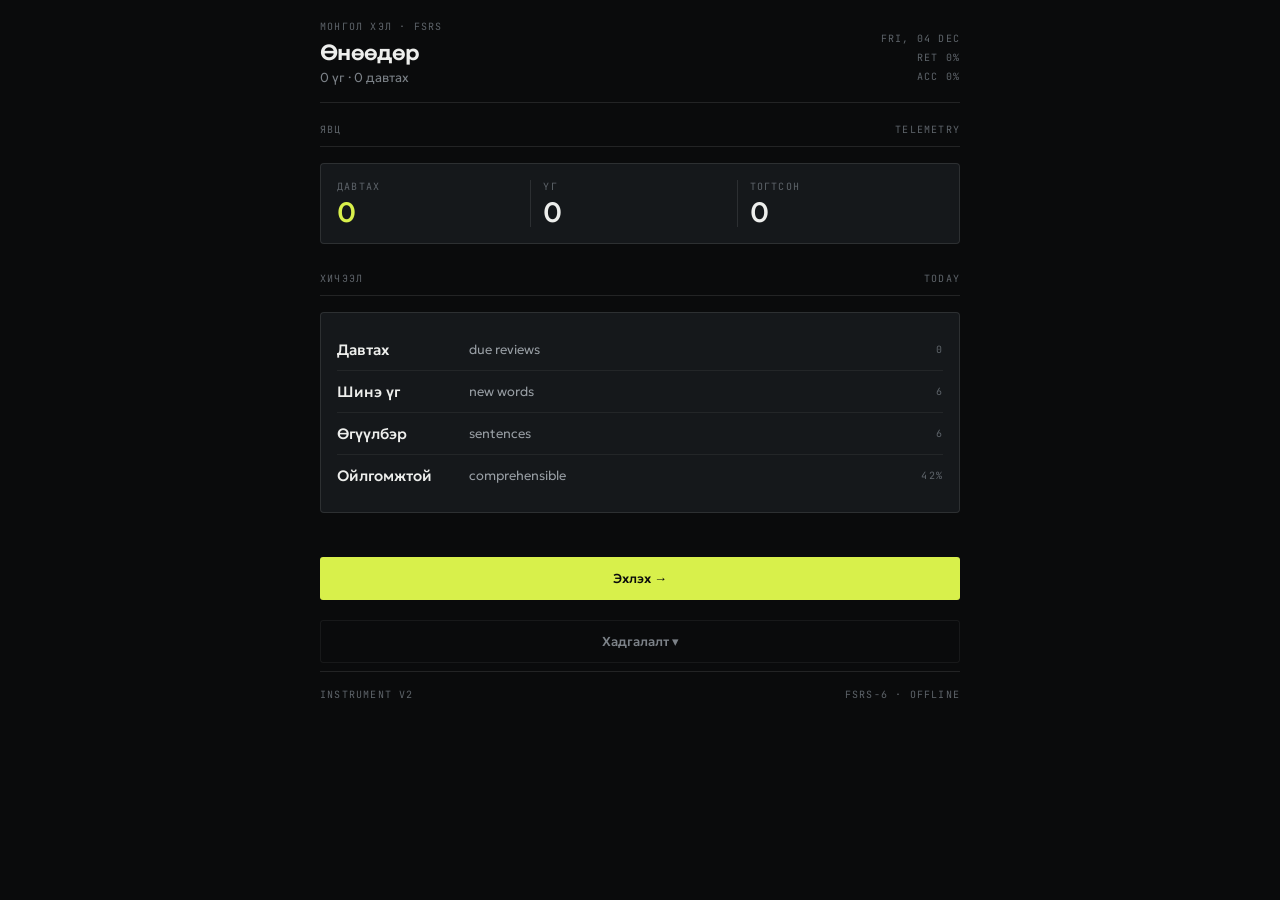
<file: index.html>
<!DOCTYPE html>
<html lang="mn">
<head>
<meta charset="utf-8">
<meta name="viewport" content="width=device-width,initial-scale=1,viewport-fit=cover">
<meta name="apple-mobile-web-app-capable" content="yes">
<meta name="apple-mobile-web-app-status-bar-style" content="black-translucent">
<meta name="apple-mobile-web-app-title" content="Монгол">
<meta name="theme-color" content="#0A0B0C">
<title>Монгол хэл</title>
<link rel="manifest" href="./manifest.webmanifest">
<link rel="apple-touch-icon" href="./icons/icon-192.png">
<link rel="stylesheet" href="./styles.css">
</head>
<body>
<div class="wrap" id="app"></div>
<script type="module" src="./app.js"></script>
</body>
</html>
</file>
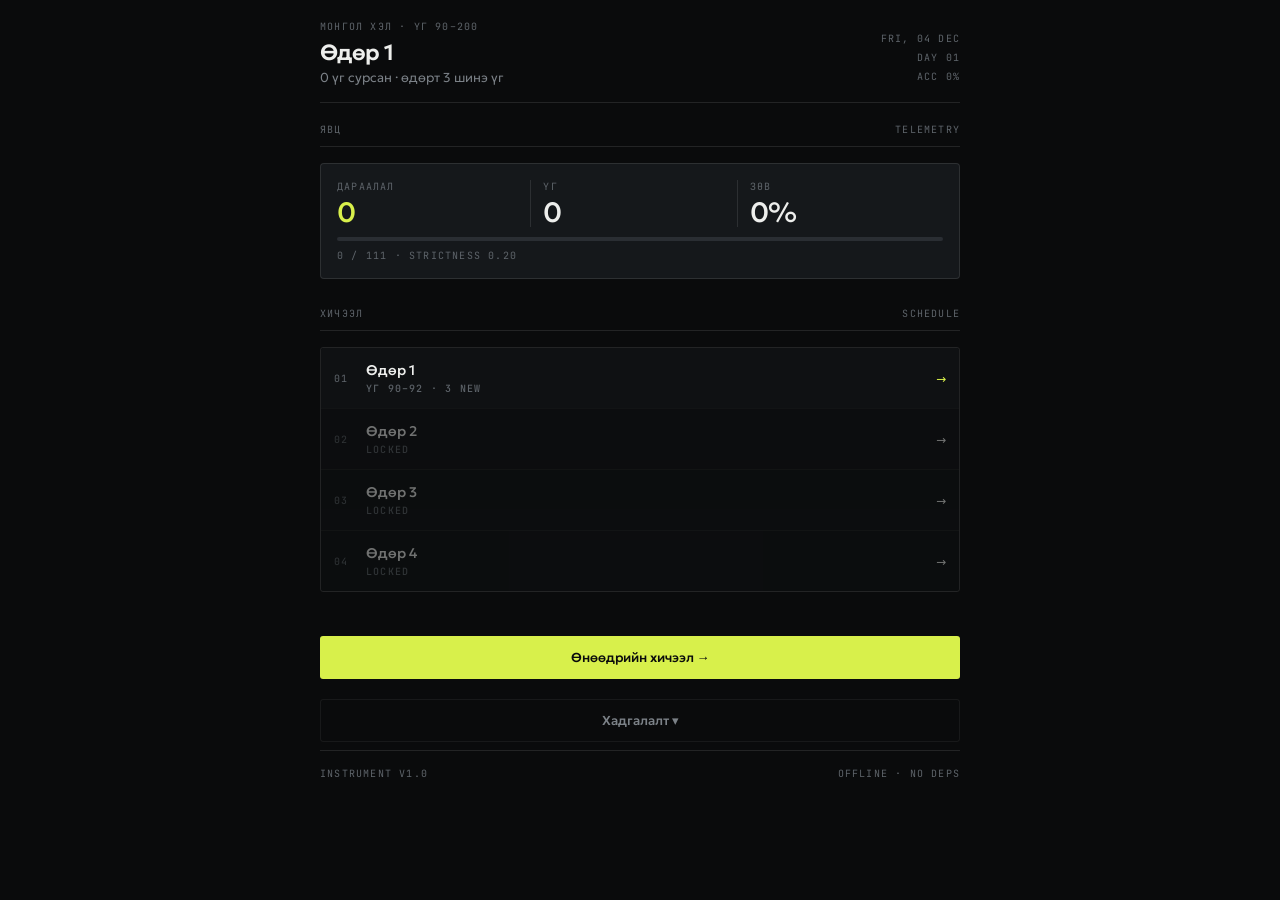
<file: mongolian-instrument-singlefile.html>
<!DOCTYPE html>
<html lang="mn">
<head>
<meta charset="utf-8">
<meta name="viewport" content="width=device-width,initial-scale=1,viewport-fit=cover">
<meta name="apple-mobile-web-app-capable" content="yes">
<meta name="apple-mobile-web-app-status-bar-style" content="black-translucent">
<meta name="theme-color" content="#0A0B0C">
<title>Монгол хэл — Instrument</title>
<style>
@font-face{font-family:'Geologica';font-style:normal;font-weight:300 700;font-display:swap;src:url([data-uri]) format('woff2');unicode-range:U+0460-052F, U+1C80-1C8A, U+20B4, U+2DE0-2DFF, U+A640-A69F, U+FE2E-FE2F}
@font-face{font-family:'Geologica';font-style:normal;font-weight:300 700;font-display:swap;src:url([data-uri]) format('woff2');unicode-range:U+0301, U+0400-045F, U+0490-0491, U+04B0-04B1, U+2116}
@font-face{font-family:'Geologica';font-style:normal;font-weight:300 700;font-display:swap;src:url([data-uri]) format('woff2');unicode-range:U+0100-02BA, U+02BD-02C5, U+02C7-02CC, U+02CE-02D7, U+02DD-02FF, U+0304, U+0308, U+0329, U+1D00-1DBF, U+1E00-1E9F, U+1EF2-1EFF, U+2020, U+20A0-20AB, U+20AD-20C0, U+2113, U+2C60-2C7F, U+A720-A7FF}
@font-face{font-family:'Geologica';font-style:normal;font-weight:300 700;font-display:swap;src:url([data-uri]) format('woff2');unicode-range:U+0000-00FF, U+0131, U+0152-0153, U+02BB-02BC, U+02C6, U+02DA, U+02DC, U+0304, U+0308, U+0329, U+2000-206F, U+20AC, U+2122, U+2191, U+2193, U+2212, U+2215, U+FEFF, U+FFFD}
@font-face{font-family:'JetBrains Mono';font-style:normal;font-weight:400 700;font-display:swap;src:url([data-uri]) format('woff2');unicode-range:U+0460-052F, U+1C80-1C8A, U+20B4, U+2DE0-2DFF, U+A640-A69F, U+FE2E-FE2F}
@font-face{font-family:'JetBrains Mono';font-style:normal;font-weight:400 700;font-display:swap;src:url([data-uri]) format('woff2');unicode-range:U+0301, U+0400-045F, U+0490-0491, U+04B0-04B1, U+2116}
@font-face{font-family:'JetBrains Mono';font-style:normal;font-weight:400 700;font-display:swap;src:url([data-uri]) format('woff2');unicode-range:U+0100-02BA, U+02BD-02C5, U+02C7-02CC, U+02CE-02D7, U+02DD-02FF, U+0304, U+0308, U+0329, U+1D00-1DBF, U+1E00-1E9F, U+1EF2-1EFF, U+2020, U+20A0-20AB, U+20AD-20C0, U+2113, U+2C60-2C7F, U+A720-A7FF}
@font-face{font-family:'JetBrains Mono';font-style:normal;font-weight:400 700;font-display:swap;src:url([data-uri]) format('woff2');unicode-range:U+0000-00FF, U+0131, U+0152-0153, U+02BB-02BC, U+02C6, U+02DA, U+02DC, U+0304, U+0308, U+0329, U+2000-206F, U+20AC, U+2122, U+2191, U+2193, U+2212, U+2215, U+FEFF, U+FFFD}
:root{
--chassis:#0A0B0C; --panel:#15181B; --panel2:#0F1113; --track:#2A2E33;
--muted:#7C8288; --muted2:#5E646A; --dim:#3A3F45;
--ink:#EDEEEC; --ink2:#9AA0A6; --signal:#D8F04B; --alert:#FF6B4A;
--hair:rgba(255,255,255,.10); --hair2:rgba(255,255,255,.06); --hair3:rgba(255,255,255,.14);
--ease:cubic-bezier(.2,0,0,1);
color-scheme:dark;
}
*{margin:0;padding:0;box-sizing:border-box;-webkit-tap-highlight-color:transparent}
html,body{background:var(--chassis)}
body{
font-family:'Geologica',system-ui,-apple-system,sans-serif;
color:var(--ink);font-weight:300;
min-height:100vh;-webkit-font-smoothing:antialiased;
padding:env(safe-area-inset-top) 0 env(safe-area-inset-bottom);
}
.mono{font-family:'JetBrains Mono',ui-monospace,monospace;font-size:10px;letter-spacing:.12em;text-transform:uppercase;color:var(--muted2)}
.mono.n{text-transform:none;letter-spacing:.06em}
.wrap{max-width:680px;margin:0 auto;padding:20px 20px 64px}

/* ---- header ---- */
.top{display:flex;justify-content:space-between;align-items:flex-end;gap:12px;
border-bottom:1px solid var(--hair);padding-bottom:16px;margin-bottom:20px}
.top h1{font-size:22px;font-weight:600;letter-spacing:-.03em;line-height:1.05;margin-top:8px}
.top .sub{font-size:13px;color:var(--muted);margin-top:5px;font-weight:300}
.top .right{text-align:right;line-height:1.9;white-space:nowrap}

/* ---- section header ---- */
.h{display:flex;justify-content:space-between;gap:12px;
padding-bottom:10px;border-bottom:1px solid var(--hair);margin-bottom:16px}
.sec{padding-bottom:28px}

/* ---- panels ---- */
.card{background:var(--panel);border:1px solid var(--hair);border-radius:4px;padding:16px}
.card+.card{margin-top:12px}

/* ---- phase rail ---- */
.rail{display:flex;gap:4px}
.rail i{flex:1;height:4px;border-radius:2px;background:var(--track);transition:background 160ms var(--ease)}
.rail i.done{background:var(--muted2)}
.rail i.now{background:var(--signal)}
.raillabels{display:flex;gap:4px;margin-top:8px}
.raillabels span{flex:1;text-align:center;font-family:'JetBrains Mono',monospace;font-size:9px;
letter-spacing:.06em;text-transform:uppercase;color:var(--muted2)}
.raillabels span.now{color:var(--signal)}

/* ---- stat triplet ---- */
.stats{display:flex}
.stats>div{flex:1;padding-left:12px;border-right:1px solid var(--hair)}
.stats>div:first-child{padding-left:0}
.stats>div:last-child{border-right:0}
.stats .v{font-size:28px;font-weight:500;line-height:1;margin-top:6px;letter-spacing:-.02em}
.stats>div:first-child .v{color:var(--signal)}

/* ---- list rows ---- */
.rows{border:1px solid var(--hair);border-radius:3px;overflow:hidden}
.row{display:flex;align-items:center;gap:12px;padding:13px;background:var(--panel2);
border-top:1px solid var(--hair2);width:100%;text-align:left;border-left:0;border-right:0;border-bottom:0;
font-family:inherit;color:inherit;cursor:pointer;transition:background 160ms var(--ease)}
.row:first-child{border-top:0}
.row .n{width:20px;flex:none}
.row .t{flex:1;font-size:14px;font-weight:500}
.row .s{margin-top:3px}
.row .go{color:var(--signal);font-size:12px}
.row.locked{opacity:.45;cursor:default}
.row.locked .go{color:var(--ink)}
.row.done .go{color:var(--muted2)}
.row:not(.locked):hover{background:#171A1D}

/* ---- word reveal ---- */
.wordrow{display:flex;align-items:baseline;gap:14px;padding:14px 0;border-bottom:1px solid var(--hair2)}
.wordrow:last-child{border-bottom:0}
.wordrow .n{flex:none;width:22px}
.wordrow .mn{font-size:27px;font-weight:500;letter-spacing:-.02em;flex:1;line-height:1.2}
.wordrow .en{font-size:13px;color:var(--ink2);text-align:right;font-weight:300}

/* ---- prompt ---- */
.qhead{display:flex;justify-content:space-between;align-items:center;margin-bottom:14px}
.tag{font-family:'JetBrains Mono',monospace;font-size:10px;letter-spacing:.12em;text-transform:uppercase;
color:var(--chassis);background:var(--signal);padding:3px 8px;border-radius:3px}
.tag.alt{background:transparent;color:var(--muted2);border:1px solid var(--hair)}
.prompt{font-size:46px;font-weight:500;letter-spacing:-.03em;line-height:1.1}
.prompt.sm{font-size:27px;letter-spacing:-.02em;line-height:1.3}
.prompt.en{font-size:27px;letter-spacing:-.02em;line-height:1.3}
.subnote{font-size:13px;color:var(--ink2);margin-top:10px;font-weight:300}

/* ---- controls ---- */
input.text,textarea.text{width:100%;font-family:'Geologica',system-ui,sans-serif;font-size:20px;font-weight:400;
padding:12px 13px;border:1px solid var(--hair3);border-radius:3px;background:var(--panel2);color:var(--ink);
margin-top:16px;outline:none;transition:border-color 160ms var(--ease)}
input.text:focus,textarea.text:focus{border-color:var(--signal)}
.choices{display:grid;gap:8px;margin-top:16px}
.choice{display:flex;align-items:center;gap:11px;text-align:left;font-family:'Geologica',sans-serif;
font-size:15px;font-weight:500;padding:12px 14px;border:1px solid var(--hair);border-radius:3px;
background:var(--panel2);color:var(--ink);cursor:pointer;transition:border-color 160ms var(--ease),background 160ms var(--ease)}
.choice:hover:not(:disabled){border-color:var(--hair3)}
.choice .k{font-family:'JetBrains Mono',monospace;font-size:10px;color:var(--muted2);
border:1px solid var(--hair);border-radius:3px;padding:2px 6px;flex:none}
.choice.right{background:var(--signal);color:var(--chassis);border-color:var(--signal)}
.choice.right .k{color:var(--chassis);border-color:rgba(0,0,0,.25)}
.choice.wrong{border-color:var(--alert);color:var(--alert)}
.choice:disabled{cursor:default}
.btns{display:flex;flex-direction:column;gap:8px;margin-top:16px}
.btn{padding:12px;text-align:center;border-radius:3px;font-family:'Geologica',sans-serif;font-size:13px;
font-weight:500;cursor:pointer;border:1px solid transparent;transition:opacity 160ms var(--ease)}
.btn.primary{background:var(--signal);color:var(--chassis)}
.btn.secondary{background:transparent;border-color:var(--hair3);color:var(--ink)}
.btn.ghost{background:transparent;border-color:var(--hair2);color:var(--muted)}
.btn:disabled{border-color:var(--hair2);color:var(--dim);background:transparent;cursor:default}
.btn:not(:disabled):active{opacity:.75}
.inline{display:flex;gap:8px}
.inline .btn{flex:1}

/* ---- feedback ---- */
.fb{margin-top:16px;border-top:1px solid var(--hair);padding-top:14px}
.fb .verdict{font-family:'JetBrains Mono',monospace;font-size:10px;letter-spacing:.12em;text-transform:uppercase}
.fb .verdict.ok{color:var(--signal)}
.fb .verdict.no{color:var(--alert)}
.fb .ans{font-size:20px;font-weight:500;margin-top:8px;letter-spacing:-.01em}
.fb .yours{font-size:13px;color:var(--muted);margin-top:6px;font-weight:300}
.diff span{transition:none}
.diff .hit{color:var(--ink)}
.diff .miss{color:var(--alert)}
.notechip{display:inline-block;margin-top:10px;border:1px solid var(--hair);border-radius:3px;padding:4px 8px}

/* ---- summary ---- */
.wline{display:flex;align-items:center;gap:12px;padding:11px 0;border-bottom:1px solid var(--hair2)}
.wline:last-child{border-bottom:0}
.wline .mn{font-size:15px;font-weight:500;min-width:120px}
.wline .en{flex:1;font-size:13px;color:var(--ink2);font-weight:300}
.dots{font-family:'JetBrains Mono',monospace;font-size:11px;letter-spacing:1px;flex:none}
.bar{height:4px;background:var(--track);border-radius:2px;overflow:hidden;margin-top:10px}
.bar i{display:block;height:100%;background:var(--signal);transition:width 180ms var(--ease)}

/* ---- tools ---- */
textarea.code{width:100%;font-family:'JetBrains Mono',monospace;font-size:10px;line-height:1.6;
margin-top:12px;padding:10px;border:1px solid var(--hair);border-radius:3px;background:var(--panel2);
color:var(--muted);resize:vertical;min-height:72px;letter-spacing:0;text-transform:none}
.hintline{font-size:13px;color:var(--ink2);margin-top:10px;line-height:1.7;font-weight:300}
.foot{border-top:1px solid var(--hair);padding-top:16px;margin-top:8px;display:flex;justify-content:space-between}
@media(max-width:420px){
.prompt{font-size:36px}
.prompt.sm,.prompt.en{font-size:23px}
.wordrow .mn{font-size:23px}
}
</style>
</head>
<body>
<div class="wrap" id="app"></div>
<script>
const WORDS=[
{id:90,mn:"хаалга",en:"door"},{id:91,mn:"шал",en:"floor"},{id:92,mn:"хана",en:"wall"},
{id:93,mn:"тааз",en:"ceiling"},{id:94,mn:"шат",en:"stairs"},{id:95,mn:"хашаа",en:"yard/fence"},
{id:96,mn:"ширээ",en:"table"},{id:97,mn:"сандал",en:"chair"},{id:98,mn:"орон",en:"bed"},
{id:99,mn:"буйдан",en:"sofa/couch"},{id:100,mn:"шүүгээ",en:"cabinet/closet"},{id:101,mn:"толь",en:"mirror"},
{id:102,mn:"дэр",en:"pillow"},{id:103,mn:"хөнжил",en:"blanket"},{id:104,mn:"хивс",en:"carpet/rug"},
{id:105,mn:"зураг",en:"picture/painting"},{id:106,mn:"чийдэн",en:"lamp/light"},{id:107,mn:"зуух",en:"stove/oven"},
{id:108,mn:"хөргөгч",en:"refrigerator"},{id:109,mn:"угаалгын машин",en:"washing machine"},{id:110,mn:"тоос сорогч",en:"vacuum cleaner"},
{id:111,mn:"түлхүүр",en:"key"},{id:112,mn:"цахилгаан",en:"electricity/power"},{id:113,mn:"дулаан",en:"warm"},
{id:114,mn:"гэрэл",en:"light"},{id:115,mn:"зүйл",en:"thing/item"},{id:116,mn:"хайрцаг",en:"box"},
{id:117,mn:"уут",en:"bag"},{id:118,mn:"цоож",en:"lock"},{id:119,mn:"хонх",en:"bell/doorbell"},
{id:120,mn:"тагт",en:"balcony"},{id:121,mn:"цэвэрлэх",en:"to clean"},{id:122,mn:"угаах",en:"to wash"},
{id:123,mn:"аяга угаах",en:"to do the dishes"},{id:124,mn:"шал арчих",en:"to mop the floor"},{id:125,mn:"тоос сорох",en:"to vacuum"},
{id:126,mn:"тоос арчих",en:"to dust"},{id:127,mn:"хувцас угаах",en:"to do laundry"},{id:128,mn:"индүүдэх",en:"to iron"},
{id:129,mn:"хоол хийх",en:"to cook"},{id:130,mn:"хог хаях",en:"to take out the trash"},{id:131,mn:"ор засах",en:"to make the bed"},
{id:132,mn:"цонх цэвэрлэх",en:"to clean the windows"},{id:133,mn:"засах",en:"to fix/repair"},{id:134,mn:"будах",en:"to paint"},
{id:135,mn:"эмх цэгцтэй",en:"tidy/organized"},{id:136,mn:"эмх замбараагүй",en:"messy"},{id:137,mn:"бохир",en:"dirty"},
{id:138,mn:"цэвэр",en:"clean"},{id:139,mn:"хуурай",en:"dry"},{id:140,mn:"нойтон",en:"wet"},
{id:141,mn:"хоол",en:"food/meal"},{id:142,mn:"өглөөний хоол",en:"breakfast"},{id:143,mn:"үдийн хоол",en:"lunch"},
{id:144,mn:"оройн хоол",en:"dinner"},{id:145,mn:"мах",en:"meat"},{id:146,mn:"загас",en:"fish"},
{id:147,mn:"хүнсний ногоо",en:"vegetables"},{id:148,mn:"жимс",en:"fruit"},{id:149,mn:"будаа",en:"rice/grain"},
{id:150,mn:"талх",en:"bread"},{id:151,mn:"өндөг",en:"egg"},{id:152,mn:"сүү",en:"milk"},
{id:153,mn:"цай",en:"tea"},{id:154,mn:"кофе",en:"coffee"},{id:155,mn:"давс",en:"salt"},
{id:156,mn:"чихэр",en:"sugar/candy"},{id:157,mn:"тос",en:"oil/butter"},{id:158,mn:"хутга",en:"knife"},
{id:159,mn:"тавиур",en:"plate/shelf"},{id:160,mn:"аяга",en:"cup/bowl"},{id:161,mn:"муур",en:"cat"},
{id:162,mn:"зулзага муур",en:"kitten"},{id:163,mn:"тэжээвэр амьтан",en:"pet"},{id:164,mn:"тоглоом",en:"toy"},
{id:165,mn:"тоглох",en:"to play"},{id:166,mn:"хумхих",en:"to scratch"},{id:167,mn:"сүүл",en:"tail"},
{id:168,mn:"сарвуу",en:"paw"},{id:169,mn:"хоол өгөх",en:"to feed"},{id:170,mn:"эмнэлэг",en:"vet/clinic"},
{id:171,mn:"ном",en:"book"},{id:172,mn:"унших",en:"to read"},{id:173,mn:"хуудас",en:"page"},
{id:174,mn:"түүх",en:"story/history"},{id:175,mn:"зохиолч",en:"author/writer"},{id:176,mn:"номын сан",en:"library"},
{id:177,mn:"номын дэлгүүр",en:"bookstore"},{id:178,mn:"бичих",en:"to write"},{id:179,mn:"үг",en:"word"},
{id:180,mn:"өгүүлбэр",en:"sentence"},{id:181,mn:"цэцэрлэг",en:"garden"},{id:182,mn:"цэцэг",en:"flower"},
{id:183,mn:"ургамал",en:"plant"},{id:184,mn:"мод",en:"tree"},{id:185,mn:"навч",en:"leaf"},
{id:186,mn:"үр",en:"seed"},{id:187,mn:"хөрс",en:"soil/earth"},{id:188,mn:"усалах",en:"to water plants"},
{id:189,mn:"тарих",en:"to plant/to sow"},{id:190,mn:"ургах",en:"to grow"},{id:191,mn:"өвс",en:"grass"},
{id:192,mn:"зүлэг",en:"lawn"},{id:193,mn:"сайн",en:"good"},{id:194,mn:"муу",en:"bad"},
{id:195,mn:"том",en:"big"},{id:196,mn:"жижиг",en:"small"},{id:197,mn:"шинэ",en:"new"},
{id:198,mn:"хуучин",en:"old (things)"},{id:199,mn:"гоё",en:"beautiful/nice"},{id:200,mn:"сайхан",en:"lovely/pretty"}
];
const SENTENCES=[
{en:"Please close the door.",mn:"Хаалгыг хаагаач.",ids:[90]},{en:"The floor is clean.",mn:"Шал цэвэр байна.",ids:[91]},
{en:"There is a picture on the wall.",mn:"Хана дээр зураг байна.",ids:[92]},{en:"There is a lamp on the ceiling.",mn:"Тааз дээр чийдэн байна.",ids:[93]},
{en:"The stairs are new.",mn:"Шат шинэ.",ids:[94]},{en:"My yard is small.",mn:"Хашаа минь жижиг.",ids:[95]},
{en:"The table is big.",mn:"Ширээ том.",ids:[96]},{en:"The door is open.",mn:"Хаалга нээлттэй байна.",ids:[90]},
{en:"This chair is new.",mn:"Энэ сандал шинэ.",ids:[97]},{en:"My bed is warm.",mn:"Орон минь дулаан.",ids:[98]},
{en:"The cat is sleeping on the sofa.",mn:"Муур буйдан дээр унтаж байна.",ids:[99]},{en:"Please open the cabinet.",mn:"Шүүгээг нээгээч.",ids:[100]},
{en:"The mirror is clean.",mn:"Толь цэвэр.",ids:[101]},{en:"Where is my pillow?",mn:"Дэр минь хаана байна?",ids:[102]},
{en:"The blanket is warm.",mn:"Хөнжил дулаан.",ids:[103]},{en:"Please give me the chair.",mn:"Сандал өгөөч.",ids:[97]},
{en:"The ceiling is high.",mn:"Тааз өндөр.",ids:[93],note:"*өндөр = tall/high"},{en:"Please clean the carpet.",mn:"Хивсийг цэвэрлээч.",ids:[104]},
{en:"This picture is beautiful.",mn:"Энэ зураг гоё.",ids:[105]},{en:"The lamp is small.",mn:"Чийдэн жижиг.",ids:[106]},
{en:"I cook on the stove.",mn:"Би зуух дээр хоол хийдэг.",ids:[107]},{en:"Please open the refrigerator.",mn:"Хөргөгчийг нээгээч.",ids:[108]},
{en:"The washing machine is new.",mn:"Угаалгын машин шинэ.",ids:[109]},{en:"Where is the vacuum cleaner?",mn:"Тоос сорогч хаана байна?",ids:[110]},
{en:"The carpet is dirty.",mn:"Хивс бохир.",ids:[104]},{en:"The cat sleeps on the bed.",mn:"Муур орон дээр унтдаг.",ids:[98]},
{en:"This stair is small.",mn:"Энэ шат жижиг.",ids:[94]},{en:"The cat is in the yard.",mn:"Муур хашаанд байна.",ids:[95]},
{en:"The cat is on the floor.",mn:"Муур шал дээр байна.",ids:[91]},{en:"This pillow is soft.",mn:"Энэ дэр зөөлөн.",ids:[102],note:"*зөөлөн = soft"},
{en:"Where is my key?",mn:"Түлхүүр минь хаана байна?",ids:[111]},{en:"There is no electricity.",mn:"Цахилгаан байхгүй.",ids:[112]},
{en:"The room is warm.",mn:"Өрөө дулаан.",ids:[113]},{en:"The light is good.",mn:"Гэрэл сайн.",ids:[114]},
{en:"There is a box on the table.",mn:"Ширээ дээр хайрцаг байна.",ids:[116]},{en:"My bag is new.",mn:"Уут минь шинэ.",ids:[117]},
{en:"Please give me the key.",mn:"Түлхүүр өгөөч.",ids:[111]},{en:"The cabinet is big.",mn:"Шүүгээ том.",ids:[100]},
{en:"There is a lamp in the room.",mn:"Өрөөнд чийдэн байна.",ids:[106]},{en:"The lock is new.",mn:"Цоож шинэ.",ids:[118]},
{en:"The doorbell is new.",mn:"Хонх шинэ.",ids:[119]},{en:"There are flowers on the balcony.",mn:"Тагт дээр цэцэг байна.",ids:[120]},
{en:"Please clean the room.",mn:"Өрөөг цэвэрлээч.",ids:[121]},{en:"Please wash this.",mn:"Үүнийг угаагаач.",ids:[122]},
{en:"I do the dishes after dinner.",mn:"Би оройн хоолны дараа аяга угаадаг.",ids:[123]},{en:"Please mop the floor.",mn:"Шал арчаач.",ids:[124]},
{en:"Where is the lock?",mn:"Цоож хаана байна?",ids:[118]},{en:"Where is your bag?",mn:"Уут чинь хаана байна?",ids:[117]},
{en:"There is a picture in the living room.",mn:"Зочны өрөөнд зураг байна.",ids:[105]},{en:"Please vacuum.",mn:"Тоос сороогоч.",ids:[125]},
{en:"Please dust the table.",mn:"Ширээний тоос арчаач.",ids:[126]},{en:"Today I will do laundry.",mn:"Өнөөдөр би хувцас угаана.",ids:[127]},
{en:"I iron my clothes.",mn:"Би хувцсаа индүүддэг.",ids:[128]},{en:"I will cook this evening.",mn:"Өнөө орой би хоол хийнэ.",ids:[129]},
{en:"Please take out the trash.",mn:"Хогоо хаягаач.",ids:[130]},{en:"Please make the bed.",mn:"Ор засаач.",ids:[131]},
{en:"I vacuum every week.",mn:"Би долоо хоног бүр тоос соордог.",ids:[125],note:"*бүр = every"},{en:"The refrigerator is new.",mn:"Хөргөгч шинэ.",ids:[108]},
{en:"My blanket is warm.",mn:"Хөнжил минь дулаан.",ids:[113]},{en:"The vacuum cleaner is new.",mn:"Тоос сорогч шинэ.",ids:[110]},
{en:"I wash every day.",mn:"Би өдөр бүр угаадаг.",ids:[122],note:"*бүр = every"},{en:"Please clean the window.",mn:"Цонхыг цэвэрлээч.",ids:[132]},
{en:"I will fix the door.",mn:"Би хаалгыг засна.",ids:[133]},{en:"I want to paint the wall.",mn:"Би хана будахыг хүсэж байна.",ids:[134]},
{en:"My room is tidy.",mn:"Өрөө минь эмх цэгцтэй.",ids:[135]},{en:"The kitchen is messy.",mn:"Гал тогоо эмх замбараагүй байна.",ids:[136]},
{en:"The floor is dirty.",mn:"Шал бохир.",ids:[137]},{en:"The room is clean.",mn:"Өрөө цэвэр.",ids:[138]},
{en:"I clean the windows on Saturday.",mn:"Би бямба гарагт цонх цэвэрлэдэг.",ids:[132],note:"*бямба = Saturday"},{en:"My clothes are dry.",mn:"Хувцас минь хуурай.",ids:[139]},
{en:"The floor is wet.",mn:"Шал нойтон.",ids:[140]},{en:"The food is good.",mn:"Хоол сайн.",ids:[141]},
{en:"I eat breakfast in the morning.",mn:"Би өглөө өглөөний хоол иддэг.",ids:[142]},{en:"Lunch is good.",mn:"Үдийн хоол сайн.",ids:[143]},
{en:"Dinner is at seven.",mn:"Оройн хоол долоон цагт.",ids:[144]},{en:"I like meat.",mn:"Би мах дуртай.",ids:[145]},
{en:"The floor is dry.",mn:"Шал хуурай.",ids:[139]},{en:"My mother cooks well.",mn:"Ээж минь сайхан хоол хийдэг.",ids:[129],note:"*ээж = mother"},
{en:"I take out the trash in the morning.",mn:"Би өглөө хог хаядаг.",ids:[130]},{en:"Where is the bell?",mn:"Хонх хаана байна?",ids:[119]},
{en:"Our sofa is new.",mn:"Манай буйдан шинэ.",ids:[99]},{en:"I mop the floor on Sunday.",mn:"Би ням гарагт шал арчдаг.",ids:[124],note:"*ням = Sunday"},
{en:"I like fish.",mn:"Би загас дуртай.",ids:[146]},{en:"Please buy vegetables.",mn:"Хүнсний ногоо аваач.",ids:[147]},
{en:"This fruit is good.",mn:"Энэ жимс сайн.",ids:[148]},{en:"Rice is on the table.",mn:"Ширээ дээр будаа байна.",ids:[149]},
{en:"This bread is good.",mn:"Энэ талх сайн.",ids:[150]},{en:"I eat eggs in the morning.",mn:"Би өглөө өндөг иддэг.",ids:[151]},
{en:"The milk is good.",mn:"Сүү сайн.",ids:[152]},{en:"This fish is good.",mn:"Энэ загас сайн.",ids:[146]},
{en:"There is no light in the room.",mn:"Өрөөнд гэрэл байхгүй.",ids:[114]},{en:"The carpet is wet.",mn:"Хивс нойтон.",ids:[140]},
{en:"Mother cooks dinner.",mn:"Ээж оройн хоол хийдэг.",ids:[144],note:"*ээж = mother"},{en:"Father is painting the door.",mn:"Аав хаалга будаж байна.",ids:[134],note:"*аав = father"},
{en:"Would you like tea?",mn:"Та цай уух уу?",ids:[153]},{en:"I drink coffee in the morning.",mn:"Би өглөө кофе уудаг.",ids:[154]},
{en:"There is no salt.",mn:"Давс байхгүй.",ids:[155]},{en:"I like sugar.",mn:"Би чихэр дуртай.",ids:[156]},
{en:"There is no butter.",mn:"Тос байхгүй.",ids:[157]},{en:"Where is the knife?",mn:"Хутга хаана байна?",ids:[158]},
{en:"Put the food on the plate.",mn:"Хоолыг тавиур дээр тавь.",ids:[159]},{en:"This tea is good.",mn:"Энэ цай сайн.",ids:[153]},
{en:"The electricity is here now.",mn:"Цахилгаан одоо байна.",ids:[112]},{en:"Please give me oil.",mn:"Тос өгөөч.",ids:[157]},
{en:"This bowl is small.",mn:"Энэ аяга жижиг.",ids:[160]},{en:"My cat is small.",mn:"Муур минь жижиг.",ids:[161]},
{en:"The kitten is small.",mn:"Зулзага муур жижиг.",ids:[162]},{en:"Do you have a pet?",mn:"Чи тэжээвэр амьтантай юу?",ids:[163]},
{en:"This is a new toy.",mn:"Энэ шинэ тоглоом.",ids:[164]},{en:"Let's play together.",mn:"Хамтдаа тоглоё.",ids:[165]},
{en:"The cat scratches the sofa.",mn:"Муур буйдныг хумхиж байна.",ids:[166]},{en:"This cup is new.",mn:"Энэ аяга шинэ.",ids:[160]},
{en:"I want bread.",mn:"Би талх хүсэж байна.",ids:[150]},{en:"This tail is small.",mn:"Энэ сүүл жижиг.",ids:[167]},
{en:"The paw is small.",mn:"Сарвуу жижиг.",ids:[168]},{en:"I feed the cat in the morning.",mn:"Би өглөө мууранд хоол өгдөг.",ids:[169]},
{en:"Take the cat to the vet.",mn:"Муурыг эмнэлэгт аваач.",ids:[170]},{en:"This book is good.",mn:"Энэ ном сайн.",ids:[171]},
{en:"Please read this.",mn:"Үүнийг уншаач.",ids:[172]},{en:"Please open the page.",mn:"Хуудсыг нээгээч.",ids:[173]},
{en:"The cat has a long tail.",mn:"Муурын сүүл урт.",ids:[167],note:"*урт = long"},{en:"The cat is sleeping.",mn:"Муур унтаж байна.",ids:[161]},
{en:"This plate is clean.",mn:"Энэ тавиур цэвэр.",ids:[159]},{en:"What is this thing?",mn:"Энэ юу гэдэг зүйл вэ?",ids:[115]},
{en:"My bag is dirty.",mn:"Уут минь бохир.",ids:[137]},{en:"This story is good.",mn:"Энэ түүх сайн.",ids:[174]},
{en:"Who is the author?",mn:"Зохиолч хэн бэ?",ids:[175]},{en:"Let's go to the library.",mn:"Номын санд явъя.",ids:[176]},
{en:"There is a bookstore here.",mn:"Энд номын дэлгүүр байна.",ids:[177]},{en:"Please write the word.",mn:"Үгийг бичээч.",ids:[178]},
{en:"This word is new.",mn:"Энэ үг шинэ.",ids:[179]},{en:"Please make a sentence.",mn:"Өгүүлбэр хийгээч.",ids:[180]},
{en:"Please tell me a story.",mn:"Надад түүх ярь.",ids:[174]},{en:"Where is the vet?",mn:"Эмнэлэг хаана байна?",ids:[170]},
{en:"This knife is new.",mn:"Энэ хутга шинэ.",ids:[158]},{en:"Our garden is beautiful.",mn:"Манай цэцэрлэг гоё.",ids:[181]},
{en:"I love flowers.",mn:"Би цэцэгт дуртай.",ids:[182]},{en:"Please water the plant.",mn:"Ургамлыг усалаач.",ids:[183]},
{en:"There is a tree near the house.",mn:"Байшингийн ойролцоо мод байна.",ids:[184]},{en:"This leaf is small.",mn:"Энэ навч жижиг.",ids:[185]},
{en:"Please plant the seed.",mn:"Үрийг тариач.",ids:[186]},{en:"The soil is wet.",mn:"Хөрс нойтон байна.",ids:[187]},
{en:"There are flowers in the garden.",mn:"Цэцэрлэгт цэцэг байна.",ids:[181]},{en:"I read every evening.",mn:"Би орой бүр уншдаг.",ids:[172],note:"*бүр = every"},
{en:"I want a new blanket.",mn:"Би шинэ хөнжил хүсэж байна.",ids:[103]},{en:"Please water the flowers.",mn:"Цэцэг усалаач.",ids:[188]},
{en:"I want to plant a tree.",mn:"Би мод тарихыг хүсэж байна.",ids:[189]},{en:"The tree is growing.",mn:"Мод ургаж байна.",ids:[190]},
{en:"Don't walk on the grass.",mn:"Өвсөн дээр бүү алх.",ids:[191]},{en:"Our lawn is big.",mn:"Манай зүлэг том.",ids:[192]},
{en:"This food is good.",mn:"Энэ хоол сайн.",ids:[193]},{en:"This is a bad day.",mn:"Энэ муу өдөр.",ids:[194]},
{en:"I water the plants every morning.",mn:"Би өглөө бүр ургамал усалдаг.",ids:[188],note:"*бүр = every"},{en:"My house is big.",mn:"Манай байшин том.",ids:[195]},
{en:"I bought a new bag.",mn:"Би шинэ уут авлаа.",ids:[197]},{en:"This book is old.",mn:"Энэ ном хуучин.",ids:[198]},
{en:"That picture is beautiful.",mn:"Тэр зураг гоё.",ids:[199]},{en:"Have a lovely day.",mn:"Сайхан өдөр өнгөрүүлээрэй.",ids:[200]},
{en:"This is a big book.",mn:"Энэ том ном.",ids:[195]},{en:"This is a small box.",mn:"Энэ жижиг хайрцаг.",ids:[196]},
{en:"Children love to play.",mn:"Хүүхдүүд тоглох дуртай.",ids:[165],note:"*хүүхдүүд = children"},{en:"The cat's paws are soft.",mn:"Муурын сарвуу зөөлөн.",ids:[168],note:"*зөөлөн = soft"},
{en:"Read the next page.",mn:"Дараагийн хуудсыг унш.",ids:[173]},{en:"This plant grows fast.",mn:"Энэ ургамал хурдан ургадаг.",ids:[190],note:"*хурдан = fast"}
];
const BYID={}; WORDS.forEach(function(w){BYID[w.id]=w;});
/* ============ HELPERS ============ */
var SAVE_KEY="mng_study_v1";
function dateKey(){return new Date().toISOString().slice(0,10);}
function todayStr(){return new Date().toLocaleDateString("en-GB",{weekday:"short",day:"2-digit",month:"short"}).toUpperCase();}
function rng(seed){var s=seed%2147483647;if(s<=0)s+=2147483646;return function(){return (s=s*16807%2147483647)/2147483647;};}
function shuffle(arr,r){var a=arr.slice();for(var i=a.length-1;i>0;i--){var j=Math.floor((typeof r==="function"?r():Math.random())*(i+1));var t=a[i];a[i]=a[j];a[j]=t;}return a;}
function norm(s){return (s||"").toLowerCase().replace(/[.,!?;:"'`’]/g,"").replace(/\s+/g," ").trim();}
function lev(a,b){var m=a.length,n=b.length,d=[],i,j;
for(i=0;i<=m;i++){d[i]=[i];}for(j=0;j<=n;j++){d[0][j]=j;}
for(i=1;i<=m;i++)for(j=1;j<=n;j++)d[i][j]=Math.min(d[i-1][j]+1,d[i][j-1]+1,d[i-1][j-1]+(a[i-1]===b[j-1]?0:1));
return d[m][n];}
function gradeText(ans,correct,strictness){
  var a=norm(ans),c=norm(correct);
  if(!a)return {ok:false,close:false};
  if(a===c)return {ok:true,close:false};
  var parts=c.split(/[\/,]/).map(norm);
  if(parts.indexOf(a)>=0)return {ok:true,close:false};
  var d=lev(a,c);
  var tol = strictness<0.34 ? 2 : strictness<0.67 ? 1 : 0;
  var lenCap = c.length<=4 ? 0 : Math.ceil(c.length*0.25);
  tol=Math.min(tol,lenCap);
  if(strictness>=0.67) tol=0;
  if(d<=tol)return {ok:true,close:d>0};
  if(d<=tol+1 && d<=Math.ceil(c.length*0.4))return {ok:false,close:true};
  return {ok:false,close:false};
}
function distractors(target,pool,n,r){
  var cand=pool.filter(function(w){return w.id!==target.id;});
  cand.sort(function(a,b){
    var sa=(a.mn[0]===target.mn[0]?-2:0)+Math.abs(a.mn.length-target.mn.length)*0.2;
    var sb=(b.mn[0]===target.mn[0]?-2:0)+Math.abs(b.mn.length-target.mn.length)*0.2;
    return sa-sb+(r()-0.5)*0.6;
  });
  return shuffle(cand.slice(0,Math.max(n*2,6)),r).slice(0,n);
}
/* ============ PROGRESS ============ */
function blankProgress(){return {learned:[],words:{},sentSkill:0.5,day:0,lastDate:null,newPerDay:3,strictness:0.2,history:[]};}
function loadProgress(){try{var raw=localStorage.getItem(SAVE_KEY);if(raw){var o=JSON.parse(raw),b=blankProgress();for(var k in o)b[k]=o[k];return b;}}catch(e){}return blankProgress();}
function saveProgress(p){try{localStorage.setItem(SAVE_KEY,JSON.stringify(p));}catch(e){}}
function encodeCode(p){try{return btoa(unescape(encodeURIComponent(JSON.stringify(p))));}catch(e){return "";}}
function decodeCode(s){try{return JSON.parse(decodeURIComponent(escape(atob(s.trim()))));}catch(e){return null;}}
function recomputeStrictness(p){
  var r=0,w=0;for(var k in p.words){r+=p.words[k].right||0;w+=p.words[k].wrong||0;}
  var total=r+w; if(total<20)return p.strictness;
  var acc=r/total;
  return Math.max(0,Math.min(1, acc<0.6?0.1 : acc<0.75?0.35 : acc<0.88?0.6 : 0.85));
}
/* ============ SESSION BUILDER ============ */
function buildSession(p){
  var start=90+p.day*p.newPerDay, newIds=[], i;
  for(i=0;i<p.newPerDay;i++){var id=start+i;if(BYID[id])newIds.push(id);}
  var learnedSet={}; p.learned.forEach(function(x){learnedSet[x]=1;});
  var known=p.learned.map(function(id){return BYID[id];}).filter(Boolean);
  function pickKnown(count){
    if(!known.length)return [];
    var scored=known.map(function(w){
      var st=p.words[w.id]||{box:0,wrong:0,lastDay:0};
      var due=(5-(st.box||0))+(st.wrong||0)*1.2+Math.max(0,3-(p.day-(st.lastDay||0)))*0.4+Math.random()*1.5;
      return {w:w,due:due};
    }).sort(function(a,b){return b.due-a.due;});
    var poolN=Math.max(count,Math.ceil(scored.length*0.7));
    return shuffle(scored.slice(0,poolN).map(function(s){return s.w;})).slice(0,Math.min(count,known.length));
  }
  var r=rng(1000+p.day);
  var mgeWords=pickKnown(15);
  var egmWords=pickKnown(10);
  var eligible=SENTENCES.filter(function(s){return s.ids.every(function(id){return learnedSet[id]||newIds.indexOf(id)>=0;});});
  var sentPick=shuffle(eligible.length?eligible:SENTENCES,r).slice(0,3).map(function(s,i){
    var o={};for(var k in s)o[k]=s[k];o.dir=(i%2===0)?"egm":"mge";return o;});
  return {newIds:newIds,mgeWords:mgeWords,egmWords:egmWords,sentPick:sentPick};
}
/* ============ STATE ============ */
var P=loadProgress();
var S={screen:"home",phase:0,idx:0,sess:null,answer:"",fb:null,fallback:false,tools:false,codeMsg:""};
var PHASES=["intro","newwords","newcheck","mge","egm","sent","summary"];
var PHASE_LABELS=["Эхлэл","Шинэ","Шалгалт","MGL→ENG","ENG→MGL","Өгүүлбэр"];
function commit(np){P=np;saveProgress(P);}
function esc(s){return String(s).replace(/&/g,"&amp;").replace(/</g,"&lt;").replace(/>/g,"&gt;").replace(/"/g,"&quot;");}
function pct(n){return Math.round(n*100);}
function accOf(p){
  var r=0,w=0;for(var k in p.words){r+=p.words[k].right||0;w+=p.words[k].wrong||0;}
  return (r+w)?r/(r+w):0;
}
function streakOf(p){
  var h=p.history||[];if(!h.length)return 0;
  var days=[];h.forEach(function(x){if(days.indexOf(x.date)<0)days.push(x.date);});
  days.sort();var n=0;var cur=new Date();
  for(var i=days.length-1;i>=0;i--){
    var d=new Date(days[i]+"T00:00:00");
    var diff=Math.round((cur-d)/86400000);
    if(diff<=1){n++;cur=d;}else break;
  }
  return n;
}
/* ============ VIEW ============ */
var app=document.getElementById("app");
function header(){
  var day=P.day+1;
  return '<div class="top">'+
    '<div>'+
      '<div class="mono">МОНГОЛ ХЭЛ · ҮГ 90–200</div>'+
      '<h1>Өдөр '+day+'</h1>'+
      '<div class="sub">'+(P.learned.length)+' үг сурсан · өдөрт '+P.newPerDay+' шинэ үг</div>'+
    '</div>'+
    '<div class="mono right">'+todayStr()+'<br>DAY '+String(day).padStart(2,"0")+'<br>ACC '+pct(accOf(P))+'%</div>'+
  '</div>';
}
function rail(){
  var idx=S.phase;
  var segs="",labs="";
  for(var i=0;i<PHASE_LABELS.length;i++){
    segs+='<i class="'+(i<idx?"done":i===idx?"now":"")+'"></i>';
    labs+='<span class="'+(i===idx?"now":"")+'">'+PHASE_LABELS[i]+'</span>';
  }
  return '<div class="sec"><div class="rail">'+segs+'</div><div class="raillabels">'+labs+'</div></div>';
}
function dots(box){
  var n=box||0;var c=n>=4?"var(--signal)":n>=2?"var(--ink2)":"var(--alert)";
  return '<span class="dots" style="color:'+c+'">'+"●".repeat(n)+"○".repeat(5-n)+'</span>';
}
/* ---- HOME ---- */
function viewHome(){
  var total=WORDS.length, learned=P.learned.length;
  var maxDay=Math.ceil(total/P.newPerDay);
  var rows="";
  var from=Math.max(0,P.day-2), to=Math.min(maxDay,P.day+4);
  for(var d=from;d<to;d++){
    var s=90+d*P.newPerDay, e=Math.min(200,s+P.newPerDay-1);
    var state=d<P.day?"done":d===P.day?"":"locked";
    var meta=d<P.day?"COMPLETE":d===P.day?"ҮГ "+s+"–"+e+" · "+P.newPerDay+" NEW":"LOCKED";
    rows+='<button class="row '+state+'" '+(d===P.day?'data-act="start"':'disabled')+'>'+
      '<div class="mono n">'+String(d+1).padStart(2,"0")+'</div>'+
      '<div class="t">Өдөр '+(d+1)+'<div class="mono s">'+meta+'</div></div>'+
      '<div class="go">→</div></button>';
  }
  var weak=P.learned.map(function(id){return {w:BYID[id],st:P.words[id]||{}};})
    .filter(function(x){return x.w&&(x.st.wrong||0)>0&&(x.st.box||0)<3;})
    .sort(function(a,b){return (b.st.wrong||0)-(a.st.wrong||0);}).slice(0,5);
  var weakHtml="";
  if(weak.length){
    weakHtml='<div class="sec"><div class="h"><span class="mono">Сул үгс</span><span class="mono">WEAK · '+weak.length+'</span></div><div class="card">'+
      weak.map(function(x){
        var st=x.st,tot=(st.right||0)+(st.wrong||0);
        return '<div class="wline"><div class="mn">'+esc(x.w.mn)+'</div><div class="en">'+esc(x.w.en)+'</div>'+
          '<div class="mono n" style="color:var(--alert)">'+pct((st.right||0)/(tot||1))+'%</div>'+dots(st.box)+'</div>';
      }).join("")+'</div></div>';
  }
  return header()+
    '<div class="sec"><div class="h"><span class="mono">Явц</span><span class="mono">TELEMETRY</span></div>'+
    '<div class="card"><div class="stats">'+
      '<div><div class="mono">ДАРААЛАЛ</div><div class="v">'+streakOf(P)+'</div></div>'+
      '<div><div class="mono">ҮГ</div><div class="v">'+learned+'</div></div>'+
      '<div><div class="mono">ЗӨВ</div><div class="v">'+pct(accOf(P))+'%</div></div>'+
    '</div><div class="bar"><i style="width:'+pct(learned/total)+'%"></i></div>'+
    '<div class="mono" style="margin-top:8px">'+learned+' / '+total+' · STRICTNESS '+P.strictness.toFixed(2)+'</div>'+
    '</div></div>'+
    '<div class="sec"><div class="h"><span class="mono">Хичээл</span><span class="mono">SCHEDULE</span></div>'+
    '<div class="rows">'+rows+'</div></div>'+
    weakHtml+
    '<div class="btns"><button class="btn primary" data-act="start">Өнөөдрийн хичээл →</button></div>'+
    viewTools()+
    '<div class="foot"><span class="mono">INSTRUMENT v1.0</span><span class="mono">OFFLINE · NO DEPS</span></div>';
}
function viewTools(){
  if(!S.tools)return '<div class="btns" style="margin-top:20px"><button class="btn ghost" data-act="tools">Хадгалалт ▾</button></div>';
  return '<div class="sec" style="margin-top:20px"><div class="h"><span class="mono">Хадгалалт</span><span class="mono">BACKUP CODE</span></div>'+
    '<div class="card">'+
    '<div class="mono">EXPORT</div>'+
    '<textarea class="code" id="outcode" readonly>'+esc(encodeCode(P))+'</textarea>'+
    '<div class="hintline">Энэ кодыг хуулж хадгал. Шинэ төхөөрөмж дээр буцааж оруул.</div>'+
    '<div class="mono" style="margin-top:16px">IMPORT</div>'+
    '<textarea class="code" id="incode" placeholder="paste code"></textarea>'+
    (S.codeMsg?'<div class="mono" style="margin-top:8px;color:'+(S.codeMsg[0]==="!"?"var(--alert)":"var(--signal)")+'">'+esc(S.codeMsg.replace(/^!/,""))+'</div>':"")+
    '<div class="inline" style="margin-top:12px"><button class="btn secondary" data-act="import">Оруулах</button>'+
    '<button class="btn ghost" data-act="tools">Хаах</button></div>'+
    '</div></div>';
}
/* ---- SESSION PHASES ---- */
function viewIntro(){
  var s=S.sess;
  var list=s.newIds.map(function(id){return BYID[id];}).filter(Boolean);
  return header()+rail()+
    '<div class="sec"><div class="h"><span class="mono">Өнөөдөр</span><span class="mono">PLAN</span></div>'+
    '<div class="card"><div class="stats">'+
      '<div><div class="mono">ШИНЭ</div><div class="v">'+list.length+'</div></div>'+
      '<div><div class="mono">ДАВТАХ</div><div class="v">'+(s.mgeWords.length+s.egmWords.length)+'</div></div>'+
      '<div><div class="mono">ӨГҮҮЛБЭР</div><div class="v">'+s.sentPick.length+'</div></div>'+
    '</div></div>'+
    '<div class="btns"><button class="btn primary" data-act="next">Эхлэх →</button>'+
    '<button class="btn ghost" data-act="home">Буцах</button></div></div>';
}
function viewNewWords(){
  var s=S.sess;
  var rows=s.newIds.map(function(id){var w=BYID[id];
    return '<div class="wordrow"><div class="mono n">'+id+'</div><div class="mn">'+esc(w.mn)+'</div>'+
      '<div class="en">'+esc(w.en)+'</div></div>';}).join("");
  return header()+rail()+
    '<div class="sec"><div class="h"><span class="mono">Шинэ үг</span><span class="mono">READ · '+s.newIds.length+'</span></div>'+
    '<div class="card">'+rows+'</div>'+
    '<div class="btns"><button class="btn primary" data-act="next">Ойлголоо →</button></div></div>';
}
function mcView(item,label,tagline,dir){
  var opts=item.opts;
  var fb=S.fb;
  var choices=opts.map(function(o,i){
    var cls="choice";
    if(fb){ if(o.id===item.w.id)cls+=" right"; else if(fb.pickedId===o.id)cls+=" wrong"; }
    return '<button class="'+cls+'" data-act="pick" data-id="'+o.id+'" '+(fb?"disabled":"")+'>'+
      '<span class="k">'+(i+1)+'</span><span>'+esc(dir==="mge"?o.en:o.mn)+'</span></button>';
  }).join("");
  return '<div class="sec"><div class="qhead"><span class="tag">'+label+'</span>'+
    '<span class="mono">'+tagline+'</span></div>'+
    '<div class="card"><div class="prompt '+(dir==="mge"?"":"en")+'">'+esc(dir==="mge"?item.w.mn:item.w.en)+'</div>'+
    '<div class="choices">'+choices+'</div>'+
    (fb?'<div class="fb"><div class="verdict '+(fb.ok?"ok":"no")+'">'+(fb.ok?"ЗӨВ":"БУРУУ")+'</div>'+
      '<div class="ans">'+esc(item.w.mn)+' — '+esc(item.w.en)+'</div></div>':"")+
    '</div>'+
    (fb?'<div class="btns"><button class="btn primary" data-act="next">Цааш →</button></div>':"")+
    '</div>';
}
function viewNewCheck(){
  var s=S.sess,item=s.checkQ[S.idx];
  return header()+rail()+mcView(item,"Шалгалт","NEW "+(S.idx+1)+"/"+s.checkQ.length,"mge");
}
function viewEgm(){
  var s=S.sess,item=s.egmQ[S.idx];
  return header()+rail()+mcView(item,"ENG→MGL","MC "+(S.idx+1)+"/"+s.egmQ.length,"egm");
}
function viewMge(){
  var s=S.sess,item=s.mgeQ[S.idx],fb=S.fb;
  if(S.fallback&&!fb){
    return header()+rail()+mcView(item,"MGL→ENG","FALLBACK "+(S.idx+1)+"/"+s.mgeQ.length,"mge");
  }
  var body='<div class="sec"><div class="qhead"><span class="tag">MGL→ENG</span>'+
    '<span class="mono">TYPED '+(S.idx+1)+'/'+s.mgeQ.length+' · TOL '+P.strictness.toFixed(2)+'</span></div>'+
    '<div class="card"><div class="prompt">'+esc(item.w.mn)+'</div>'+
    (fb?"":'<input class="text" id="ansbox" autocomplete="off" autocapitalize="off" autocorrect="off" spellcheck="false" placeholder="англиар бич">')+
    (fb?'<div class="fb"><div class="verdict '+(fb.ok?"ok":"no")+'">'+(fb.ok?(fb.close?"ЗӨВ · ҮСЭГ ЗӨРҮҮ":"ЗӨВ"):(fb.close?"БУРУУ · ОЙРХОН":"БУРУУ"))+'</div>'+
      '<div class="ans">'+esc(item.w.en)+'</div>'+
      (fb.given?'<div class="yours">Таны хариу — '+esc(fb.given)+'</div>':"")+'</div>':"")+
    '</div>'+
    '<div class="btns">'+
    (fb?'<button class="btn primary" data-act="next">Цааш →</button>'
       :'<button class="btn primary" data-act="submit">Шалгах</button><button class="btn ghost" data-act="fallback">Сонголт харах</button>')+
    '</div></div>';
  return header()+rail()+body;
}
function diffHtml(given,correct){
  var g=norm(given).split(" "), c=norm(correct).split(" ");
  var pool=g.slice();
  return '<span class="diff">'+c.map(function(tok){
    var i=pool.indexOf(tok);
    if(i>=0){pool.splice(i,1);return '<span class="hit">'+esc(tok)+'</span>';}
    var near=pool.findIndex(function(x){return lev(x,tok)<=1;});
    if(near>=0){pool.splice(near,1);return '<span class="hit" style="opacity:.6">'+esc(tok)+'</span>';}
    return '<span class="miss">'+esc(tok)+'</span>';
  }).join(" ")+'</span>';
}
function viewSent(){
  var s=S.sess,item=s.sentPick[S.idx],fb=S.fb;
  var toMn=item.dir==="egm";
  var promptText=toMn?item.en:item.mn;
  var answerText=toMn?item.mn:item.en;
  var chips=item.ids.map(function(id){var w=BYID[id];return w?'<span class="notechip mono n">'+esc(w.mn)+' · '+esc(w.en)+'</span>':"";}).join(" ");
  return header()+rail()+
    '<div class="sec"><div class="qhead"><span class="tag">'+(toMn?"ENG→MGL":"MGL→ENG")+'</span>'+
    '<span class="mono">SENT '+(S.idx+1)+'/'+s.sentPick.length+'</span></div>'+
    '<div class="card">'+
    '<div class="prompt '+(toMn?"en":"sm")+'">'+esc(promptText)+'</div>'+
    (item.note?'<div class="subnote">'+esc(item.note)+'</div>':"")+
    (fb?"":'<textarea class="text" id="ansbox" rows="2" autocapitalize="off" autocorrect="off" spellcheck="false" placeholder="'+(toMn?"монголоор бич":"англиар бич")+'"></textarea>')+
    (fb?'<div class="fb"><div class="verdict '+(fb.ok?"ok":"no")+'">'+(fb.ok?"ЗӨВ":"ЗӨРҮҮ")+'</div>'+
      '<div class="ans">'+diffHtml(fb.given,answerText)+'</div>'+
      (fb.given?'<div class="yours">Таны хариу — '+esc(fb.given)+'</div>':"")+
      (chips?'<div style="margin-top:10px">'+chips+'</div>':"")+
      '</div>':"")+
    '</div>'+
    '<div class="btns">'+
    (fb?'<button class="btn primary" data-act="next">Цааш →</button>'
       :'<button class="btn primary" data-act="submit">Шалгах</button>')+
    '</div></div>';
}
function viewSummary(){
  var s=S.sess,res=s.results;
  var all=res.newcheck.concat(res.mge,res.egm,res.sent);
  var ok=all.filter(function(x){return x.ok;}).length;
  var acc=all.length?ok/all.length:0;
  var seen={},lines=[];
  all.forEach(function(x){if(x.id&&!seen[x.id]){seen[x.id]=1;lines.push(x.id);}});
  var rows=lines.map(function(id){
    var w=BYID[id];if(!w)return "";
    var st=P.words[id]||{};
    return '<div class="wline"><div class="mn">'+esc(w.mn)+'</div><div class="en">'+esc(w.en)+'</div>'+dots(st.box)+'</div>';
  }).join("");
  return header()+
    '<div class="sec"><div class="h"><span class="mono">Дүн</span><span class="mono">SESSION '+P.day+'</span></div>'+
    '<div class="card"><div class="stats">'+
      '<div><div class="mono">ЗӨВ</div><div class="v">'+pct(acc)+'%</div></div>'+
      '<div><div class="mono">АСУУЛТ</div><div class="v">'+all.length+'</div></div>'+
      '<div><div class="mono">НИЙТ ҮГ</div><div class="v">'+P.learned.length+'</div></div>'+
    '</div><div class="bar"><i style="width:'+pct(acc)+'%"></i></div></div></div>'+
    '<div class="sec"><div class="h"><span class="mono">Үгсийн байдал</span><span class="mono">SRS BOX</span></div>'+
    '<div class="card">'+rows+'</div></div>'+
    '<div class="btns"><button class="btn primary" data-act="home">Дуусгах</button></div>';
}
/* ============ CONTROLLER ============ */
function buildQuestions(){
  var s=S.sess, r=rng(2000+P.day);
  var poolAll=WORDS;
  s.checkQ=s.newIds.map(function(id){
    var w=BYID[id];
    return {w:w,opts:shuffle([w].concat(distractors(w,poolAll,3,r)),r)};
  });
  s.mgeQ=s.mgeWords.map(function(w){
    return {w:w,opts:shuffle([w].concat(distractors(w,poolAll,3,r)),r)};
  });
  s.egmQ=s.egmWords.map(function(w){
    return {w:w,opts:shuffle([w].concat(distractors(w,poolAll,3,r)),r)};
  });
}
function startDay(){
  var s=buildSession(P);
  s.results={newcheck:[],mge:[],egm:[],sent:[]};
  S.sess=s; buildQuestions();
  S.screen="session"; S.phase=0; S.idx=0; S.fb=null; S.fallback=false;
  render();
}
function finishDay(){
  var s=S.sess, np=JSON.parse(JSON.stringify(P));
  s.newIds.forEach(function(id){
    if(np.learned.indexOf(id)<0)np.learned.push(id);
    if(!np.words[id])np.words[id]={box:1,right:0,wrong:0,lastDay:np.day};
  });
  function applyRes(arr){arr.forEach(function(x){
    if(!x.id)return;
    var st=np.words[x.id]||{box:0,right:0,wrong:0};
    np.words[x.id]={box:Math.max(0,Math.min(5,(st.box||0)+(x.ok?1:-1))),
      right:(st.right||0)+(x.ok?1:0),wrong:(st.wrong||0)+(x.ok?0:1),lastDay:np.day};
  });}
  applyRes(s.results.newcheck);applyRes(s.results.mge);applyRes(s.results.egm);
  var sres=s.results.sent;
  if(sres.length){var a=sres.filter(function(x){return x.ok;}).length/sres.length;
    np.sentSkill=Math.max(0,Math.min(1,np.sentSkill*0.6+a*0.4));}
  np.day=np.day+1; np.lastDate=dateKey();
  np.strictness=recomputeStrictness(np);
  var all=s.results.newcheck.concat(s.results.mge,s.results.egm,s.results.sent);
  var acc=all.length?all.filter(function(x){return x.ok;}).length/all.length:0;
  np.history=(np.history||[]).concat([{date:dateKey(),day:np.day,acc:Math.round(acc*100),n:all.length}]);
  commit(np);
}
function curList(){
  var s=S.sess;
  return S.phase===2?s.checkQ:S.phase===3?s.mgeQ:S.phase===4?s.egmQ:S.phase===5?s.sentPick:[];
}
function bucket(){return S.phase===2?"newcheck":S.phase===3?"mge":S.phase===4?"egm":"sent";}
function advance(){
  S.fb=null; S.fallback=false;
  var list=curList();
  if(S.phase>=2&&S.idx+1<list.length){S.idx++;render();return;}
  S.idx=0;
  var next=S.phase+1;
  while(next<=5){
    S.phase=next;
    if(curList().length>0||next<2)break;
    next++;
  }
  if(next>5){finishDay();S.screen="summary";}
  render();
}
function record(id,ok){S.sess.results[bucket()].push({id:id,ok:ok});}
function onPick(id){
  if(S.fb)return;
  var list=curList(),item=list[S.idx];
  var ok=(id===item.w.id);
  S.fb={ok:ok,pickedId:id};
  record(item.w.id,ok);
  render();
}
function onSubmit(){
  var box=document.getElementById("ansbox");
  var given=box?box.value:"";
  var list=curList(),item=list[S.idx];
  if(S.phase===3){
    var g=gradeText(given,item.w.en,P.strictness);
    S.fb={ok:g.ok,close:g.close,given:given};
    record(item.w.id,g.ok);
  }else{
    var target=item.dir==="egm"?item.mn:item.en;
    var g2=gradeText(given,target,Math.max(0,P.strictness-0.15));
    S.fb={ok:g2.ok,close:g2.close,given:given};
    S.sess.results.sent.push({id:item.ids[0],ok:g2.ok});
  }
  render();
}
/* ============ RENDER + EVENTS ============ */
function render(){
  var html;
  if(S.screen==="home")html=viewHome();
  else if(S.screen==="summary")html=viewSummary();
  else{
    html=S.phase===0?viewIntro():S.phase===1?viewNewWords():S.phase===2?viewNewCheck():
         S.phase===3?viewMge():S.phase===4?viewEgm():viewSent();
  }
  app.innerHTML=html;
  window.scrollTo(0,0);
  var box=document.getElementById("ansbox");
  if(box&&!("ontouchstart" in window))box.focus();
}
document.addEventListener("click",function(e){
  var t=(e.target&&e.target.closest)?e.target.closest("[data-act]"):null;
  if(!t||t.disabled)return;
  var act=t.getAttribute("data-act");
  if(act==="start")startDay();
  else if(act==="home"){S.screen="home";S.sess=null;S.fb=null;render();}
  else if(act==="next")advance();
  else if(act==="pick")onPick(parseInt(t.getAttribute("data-id"),10));
  else if(act==="submit")onSubmit();
  else if(act==="fallback"){S.fallback=true;render();}
  else if(act==="tools"){S.tools=!S.tools;S.codeMsg="";render();}
  else if(act==="import"){
    var el=document.getElementById("incode");
    var v=decodeCode(el?el.value:"");
    if(v&&v.words&&typeof v.day==="number"){var b=blankProgress();for(var k in v)b[k]=v[k];commit(b);S.codeMsg="Амжилттай";}
    else S.codeMsg="!Код буруу байна";
    render();
  }
});
document.addEventListener("keydown",function(e){
  if(e.key==="Enter"){
    var sub=document.querySelector('[data-act="submit"]');
    var nxt=document.querySelector('[data-act="next"]');
    if(sub&&!e.shiftKey){e.preventDefault();onSubmit();}
    else if(nxt){e.preventDefault();advance();}
  }
  if(/^[1-4]$/.test(e.key)){
    var opts=document.querySelectorAll('[data-act="pick"]');
    var i=parseInt(e.key,10)-1;
    if(opts[i]&&!opts[i].disabled)opts[i].click();
  }
});
render();

</script>
</body>
</html>
</file>
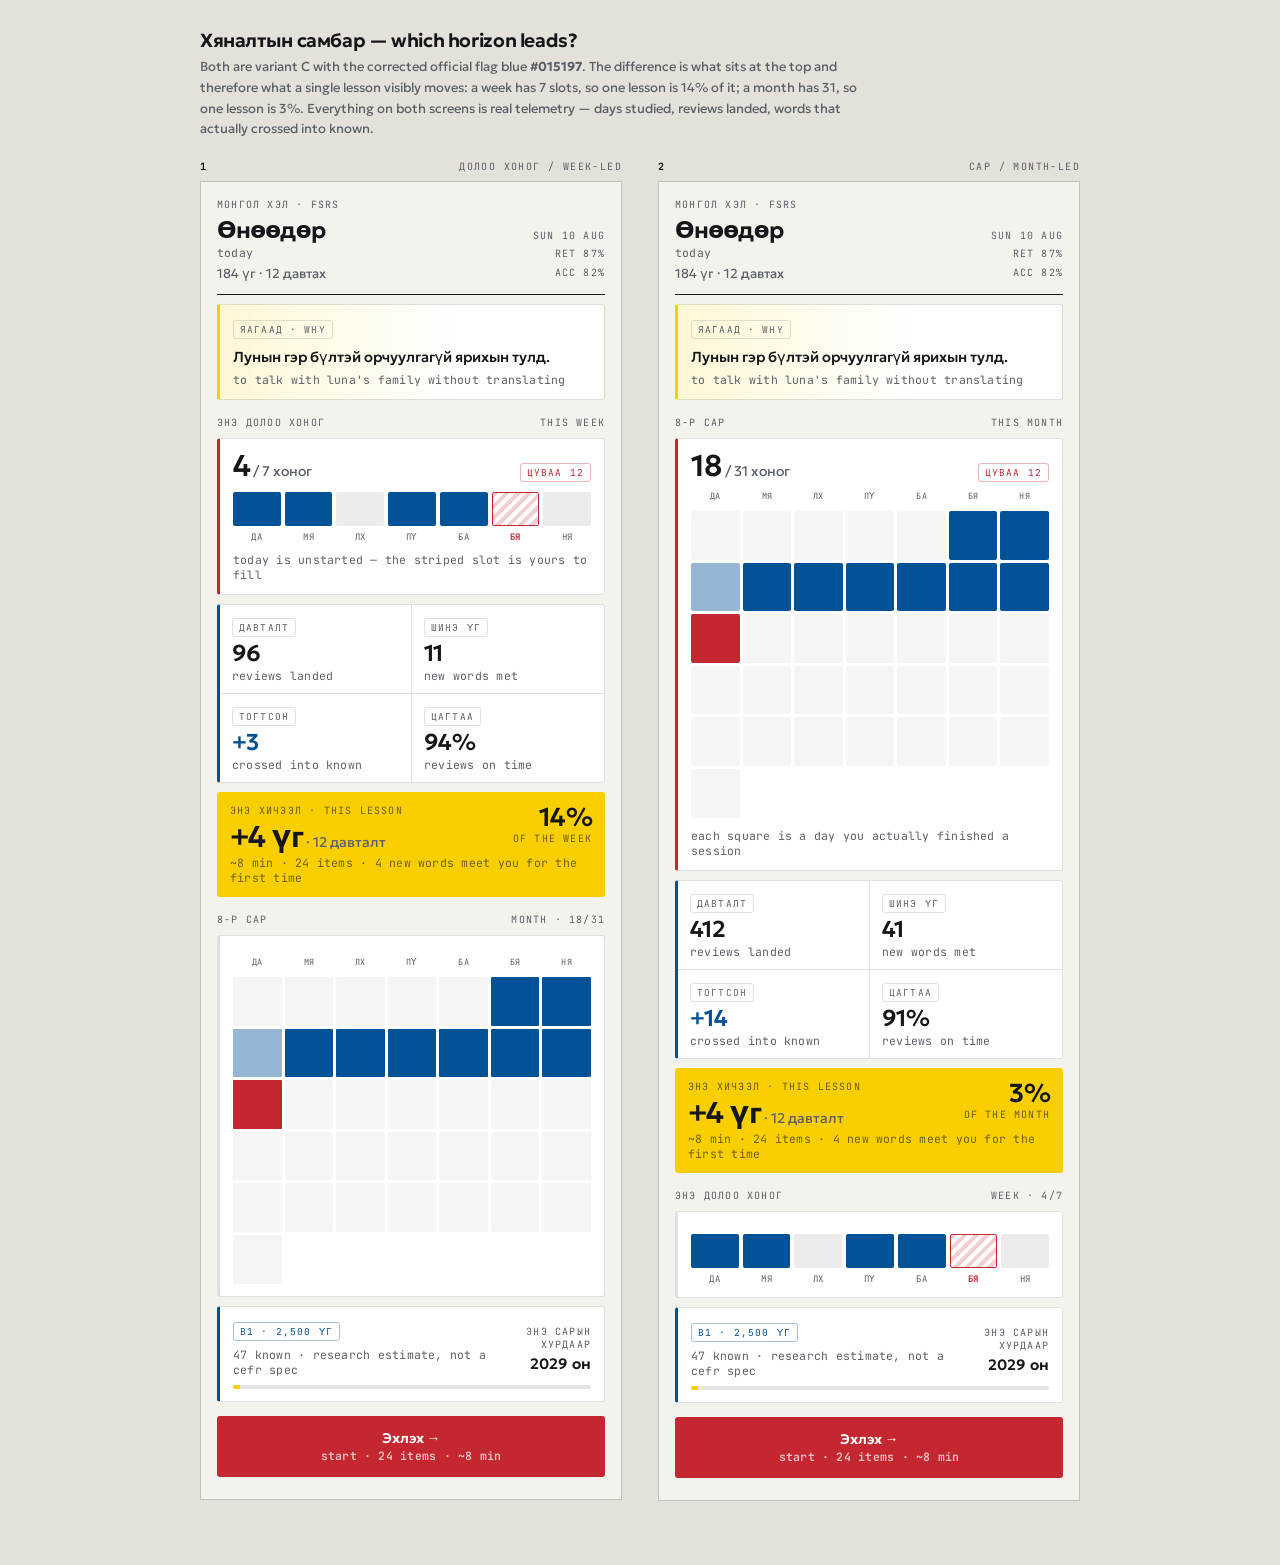
<file: tools/mockups-dash.html>
<!doctype html>
<meta charset="utf-8">
<title>Хяналтын самбар — weekly vs monthly</title>
<meta name="viewport" content="width=device-width,initial-scale=1">
<style>
@font-face{font-family:'Geologica';font-style:normal;font-weight:300 700;font-display:block;src:url('../src/fonts/geologica-cyrillic.woff2') format('woff2');unicode-range:U+0301,U+0400-045F,U+0490-0491,U+04B0-04B1,U+2116}
@font-face{font-family:'Geologica';font-style:normal;font-weight:300 700;font-display:block;src:url('../src/fonts/geologica-latin.woff2') format('woff2');unicode-range:U+0000-00FF,U+0131,U+0152-0153,U+02BB-02BC,U+02C6,U+02DA,U+02DC,U+2000-206F,U+20AC,U+2122,U+2191,U+2193,U+2212,U+2215,U+FEFF,U+FFFD}
@font-face{font-family:'Geologica';font-style:normal;font-weight:300 700;font-display:block;src:url('../src/fonts/geologica-latin-ext.woff2') format('woff2');unicode-range:U+0100-02BA,U+02BD-02C5,U+02C7-02CC,U+1E00-1E9F,U+2020,U+20A0-20AB,U+2113,U+2C60-2C7F}
@font-face{font-family:'JetBrains Mono';font-style:normal;font-weight:400 700;font-display:block;src:url('../src/fonts/jetbrains-mono-cyrillic.woff2') format('woff2');unicode-range:U+0301,U+0400-045F,U+0490-0491,U+04B0-04B1,U+2116}
@font-face{font-family:'JetBrains Mono';font-style:normal;font-weight:400 700;font-display:block;src:url('../src/fonts/jetbrains-mono-latin.woff2') format('woff2');unicode-range:U+0000-00FF,U+0131,U+0152-0153,U+02BB-02BC,U+02C6,U+02DA,U+02DC,U+2000-206F,U+20AC,U+2122,U+2191,U+2193,U+2212,U+2215,U+FEFF,U+FFFD}

:root{
  --red:#C4272F; --blue:#015197; --gold:#F9CF02;      /* official 2011 standard */
  --paper:#F4F2ED; --white:#FFF; --ink:#14161A; --muted:#5A6068;
  --rule:rgba(20,22,26,.13); --rule2:rgba(20,22,26,.07);
}
*{margin:0;padding:0;box-sizing:border-box}
body{background:#E4E1DA;font-family:'Geologica',system-ui,sans-serif;color:var(--ink);
  -webkit-font-smoothing:antialiased;padding:28px 24px 64px}
.pagehead{max-width:880px;margin:0 auto 20px}
.pagehead h1{font-size:19px;font-weight:600;letter-spacing:-.02em}
.pagehead p{font-size:13px;color:var(--muted);margin-top:5px;line-height:1.6;max-width:74ch}
.grid{max-width:880px;margin:0 auto;display:grid;grid-template-columns:repeat(2,1fr);gap:36px}
.name{font-family:'JetBrains Mono',monospace;font-size:10px;letter-spacing:.14em;text-transform:uppercase;
  color:var(--muted);margin-bottom:8px;display:flex;justify-content:space-between}
.name b{color:var(--ink);font-weight:700}
.frame{background:var(--paper);border:1px solid rgba(20,22,26,.22)}

/* ── variant C primitives ───────────────────────────────────── */
.v{padding:16px 16px 22px;font-weight:400}
.mono{font-family:'JetBrains Mono',monospace;font-size:10px;letter-spacing:.12em;text-transform:uppercase;color:var(--muted)}
.gl{font-family:'JetBrains Mono',monospace;font-size:11.5px;letter-spacing:.02em;text-transform:lowercase;
  color:var(--muted);margin-top:3px}
.top{display:flex;justify-content:space-between;align-items:flex-end;gap:10px;
  border-bottom:1px solid var(--ink);padding-bottom:12px}
.top h1{font-size:23px;font-weight:600;letter-spacing:-.03em;line-height:1.05;margin-top:7px}
.top .right{text-align:right;line-height:1.85;white-space:nowrap}
.sub{font-size:13px;color:var(--muted);margin-top:5px}
.h{display:flex;justify-content:space-between;align-items:center;margin-top:16px}
.panel{background:var(--white);border:1px solid var(--rule);border-left:3px solid var(--muted);
  border-radius:3px;padding:12px 13px;margin-top:9px}
.panel.red{border-left-color:var(--red)}
.panel.blue{border-left-color:var(--blue)}
.panel.gold{border-left-color:var(--gold);
  background:linear-gradient(90deg,rgba(249,207,2,.16),rgba(249,207,2,0) 62%),var(--white)}
.panel.flush{padding:0}
.lab{display:inline-block;font-family:'JetBrains Mono',monospace;font-size:9.5px;letter-spacing:.12em;
  text-transform:uppercase;color:var(--muted);border:1px solid var(--rule);border-radius:3px;padding:2px 6px}
.lab.red{color:var(--red);border-color:rgba(196,39,47,.35)}
.lab.blue{color:var(--blue);border-color:rgba(1,81,151,.35)}
.big{font-size:30px;font-weight:600;letter-spacing:-.025em;line-height:1}
.big .u{font-size:14px;color:var(--muted);font-weight:400;letter-spacing:0}
.grid2{display:grid;grid-template-columns:1fr 1fr}
.grid2>div{padding:10px 12px;border-right:1px solid var(--rule);border-bottom:1px solid var(--rule)}
.grid2>div:nth-child(2n){border-right:0}
.grid2>div:nth-last-child(-n+2){border-bottom:0}
.grid2 .big{font-size:23px;margin-top:5px}
.btn{display:block;width:100%;padding:14px;text-align:center;font-family:'Geologica',sans-serif;font-size:14px;
  font-weight:600;background:var(--red);color:#fff;border:0;border-radius:3px;cursor:pointer;margin-top:14px;line-height:1.25}
.btn .gl{color:rgba(255,255,255,.75);margin-top:2px}
.wl{display:flex;align-items:baseline;gap:10px;padding:9px 0}
.wl .mn{font-size:14px;font-weight:500}
.wl .en{flex:1;font-family:'JetBrains Mono',monospace;font-size:11px;color:var(--muted);text-transform:lowercase}
.wl .n{font-family:'JetBrains Mono',monospace;font-size:13px;font-weight:700}
.goldband{background:var(--gold);color:var(--ink);border-radius:3px;padding:12px 13px;margin-top:9px}
.goldband .mono{color:rgba(20,22,26,.62)}
.meter{height:4px;background:rgba(20,22,26,.11);border-radius:2px;margin-top:8px;overflow:hidden}
.meter i{display:block;height:100%;background:var(--blue)}
.meter.gold i{background:var(--gold)}

/* ── week strip: 7 segments, one lesson = one segment ───────── */
.week{display:grid;grid-template-columns:repeat(7,1fr);gap:4px;margin-top:10px}
.week .d{text-align:center}
.week .bar{height:34px;background:rgba(20,22,26,.08);border-radius:2px}
.week .bar.done{background:var(--blue)}
.week .bar.today{background:var(--red)}
.week .bar.today.pending{background:repeating-linear-gradient(135deg,rgba(196,39,47,.22) 0 4px,transparent 4px 8px);
  border:1px solid var(--red)}
.week .lbl{font-family:'JetBrains Mono',monospace;font-size:9px;letter-spacing:.06em;text-transform:uppercase;
  color:var(--muted);margin-top:5px}
.week .d.on .lbl{color:var(--red);font-weight:700}

/* ── month grid: habit shape ────────────────────────────────── */
.month{display:grid;grid-template-columns:repeat(7,1fr);gap:3px;margin-top:9px}
.month i{aspect-ratio:1;background:rgba(20,22,26,.08);border-radius:2px}
.month i.on{background:var(--blue)}
.month i.on.light{background:rgba(1,81,151,.42)}
.month i.today{background:var(--red)}
.month i.future{background:rgba(20,22,26,.04)}
.month.small i{border-radius:1px}
.mhead{display:grid;grid-template-columns:repeat(7,1fr);gap:3px;margin-top:8px}
.mhead span{text-align:center;font-family:'JetBrains Mono',monospace;font-size:8.5px;
  letter-spacing:.04em;text-transform:uppercase;color:var(--muted)}
</style>

<div class="pagehead">
  <h1>Хяналтын самбар — which horizon leads?</h1>
  <p>Both are variant C with the corrected official flag blue <b>#015197</b>. The difference is what sits at the
     top and therefore what a single lesson visibly moves: a week has 7 slots, so one lesson is 14% of it; a month
     has 31, so one lesson is 3%. Everything on both screens is real telemetry — days studied, reviews landed,
     words that actually crossed into known.</p>
</div>

<div class="grid" id="g"></div>

<script>
const head = `<div class="top">
    <div><div class="mono">МОНГОЛ ХЭЛ · FSRS</div>
      <h1>Өнөөдөр</h1><div class="gl">today</div>
      <div class="sub">184 үг · 12 давтах</div></div>
    <div class="mono right">SUN 10 AUG<br>RET 87%<br>ACC 82%</div>
  </div>`;

const why = `<div class="panel gold">
    <span class="lab">ЯАГААД · WHY</span>
    <div style="font-size:14.5px;font-weight:500;line-height:1.5;margin-top:8px">Лунын гэр бүлтэй орчуулгагүй ярихын тулд.</div>
    <div class="gl">to talk with luna's family without translating</div></div>`;

/* what this lesson is worth — stated before you start */
const worth = pctWeek => `<div class="goldband">
    <div style="display:flex;justify-content:space-between;align-items:flex-start">
      <div><div class="mono">ЭНЭ ХИЧЭЭЛ · THIS LESSON</div>
        <div class="big" style="margin-top:5px">+4 үг<span class="u"> · 12 давталт</span></div></div>
      <div style="text-align:right"><div class="big" style="font-size:26px">${pctWeek}</div>
        <div class="mono" style="margin-top:2px">OF THE ${pctWeek === '14%' ? 'WEEK' : 'MONTH'}</div></div>
    </div>
    <div class="gl" style="color:rgba(20,22,26,.6)">~8 min · 24 items · 4 new words meet you for the first time</div>
  </div>`;

const weekStrip = () => {
  const days = [['Да',1],['Мя',1],['Лх',0],['Пү',1],['Ба',1],['Бя',2],['Ня',3]];
  //             done      done      missed   done     done    today   future
  return `<div class="week">${days.map(([l,st])=>`
    <div class="d ${st===2?'on':''}">
      <div class="bar ${st===1?'done':st===2?'today pending':''}"></div>
      <div class="lbl">${l}</div></div>`).join('')}</div>`;
};

const monthGrid = (small) => {
  // Aug 2026: 1st is a Saturday -> 5 leading blanks, 31 days, today = 10th
  const cells = [];
  for(let i=0;i<5;i++) cells.push('<i class="future"></i>');
  const studied = new Set([1,2,4,5,6,7,8,9]);
  const light = new Set([3]);
  for(let d=1;d<=31;d++){
    if(d===10) cells.push('<i class="today"></i>');
    else if(d>10) cells.push('<i class="future"></i>');
    else if(light.has(d)) cells.push('<i class="on light"></i>');
    else if(studied.has(d)) cells.push('<i class="on"></i>');
    else cells.push('<i></i>');
  }
  return `<div class="mhead">${['Да','Мя','Лх','Пү','Ба','Бя','Ня'].map(x=>`<span>${x}</span>`).join('')}</div>
    <div class="month ${small?'small':''}">${cells.join('')}</div>`;
};

const b1line = `<div class="panel blue">
    <div style="display:flex;justify-content:space-between;align-items:baseline">
      <div><span class="lab blue">B1 · 2,500 ҮГ</span>
        <div class="gl" style="margin-top:6px">47 known · research estimate, not a cefr spec</div></div>
      <div style="text-align:right"><div class="mono">ЭНЭ САРЫН ХУРДААР</div>
        <div style="font-size:15px;font-weight:600;margin-top:3px">2029 он</div></div>
    </div>
    <div class="meter gold"><i style="width:1.9%"></i></div></div>`;

const WEEK = `<div class="v">${head}${why}
  <div class="h"><span class="mono">Энэ долоо хоног</span><span class="mono">THIS WEEK</span></div>
  <div class="panel red">
    <div style="display:flex;justify-content:space-between;align-items:baseline">
      <div class="big">4<span class="u"> / 7 хоног</span></div>
      <span class="lab red">ЦУВАА 12</span></div>
    ${weekStrip()}
    <div class="gl" style="margin-top:9px">today is unstarted — the striped slot is yours to fill</div>
  </div>
  <div class="panel blue flush">
    <div class="grid2">
      <div><span class="lab">ДАВТАЛТ</span><div class="big">96</div><div class="gl">reviews landed</div></div>
      <div><span class="lab">ШИНЭ ҮГ</span><div class="big">11</div><div class="gl">new words met</div></div>
      <div><span class="lab">ТОГТСОН</span><div class="big" style="color:var(--blue)">+3</div><div class="gl">crossed into known</div></div>
      <div><span class="lab">ЦАГТАА</span><div class="big">94%</div><div class="gl">reviews on time</div></div>
    </div></div>
  ${worth('14%')}
  <div class="h"><span class="mono">8-р сар</span><span class="mono">MONTH · 18/31</span></div>
  <div class="panel" style="border-left-color:var(--rule)">${monthGrid(true)}</div>
  ${b1line}
  <button class="btn">Эхлэх →<div class="gl">start · 24 items · ~8 min</div></button>
</div>`;

const MONTH = `<div class="v">${head}${why}
  <div class="h"><span class="mono">8-р сар</span><span class="mono">THIS MONTH</span></div>
  <div class="panel red">
    <div style="display:flex;justify-content:space-between;align-items:baseline">
      <div class="big">18<span class="u"> / 31 хоног</span></div>
      <span class="lab red">ЦУВАА 12</span></div>
    ${monthGrid(false)}
    <div class="gl" style="margin-top:10px">each square is a day you actually finished a session</div>
  </div>
  <div class="panel blue flush">
    <div class="grid2">
      <div><span class="lab">ДАВТАЛТ</span><div class="big">412</div><div class="gl">reviews landed</div></div>
      <div><span class="lab">ШИНЭ ҮГ</span><div class="big">41</div><div class="gl">new words met</div></div>
      <div><span class="lab">ТОГТСОН</span><div class="big" style="color:var(--blue)">+14</div><div class="gl">crossed into known</div></div>
      <div><span class="lab">ЦАГТАА</span><div class="big">91%</div><div class="gl">reviews on time</div></div>
    </div></div>
  ${worth('3%')}
  <div class="h"><span class="mono">Энэ долоо хоног</span><span class="mono">WEEK · 4/7</span></div>
  <div class="panel" style="border-left-color:var(--rule)">${weekStrip()}</div>
  ${b1line}
  <button class="btn">Эхлэх →<div class="gl">start · 24 items · ~8 min</div></button>
</div>`;

document.getElementById('g').innerHTML =
  [['1','ДОЛОО ХОНОГ / WEEK-LED',WEEK],['2','САР / MONTH-LED',MONTH]]
  .map(([n,t,html])=>`<div><div class="name"><b>${n}</b><span>${t}</span></div>
    <div class="frame">${html}</div></div>`).join('');
</script>
</file>
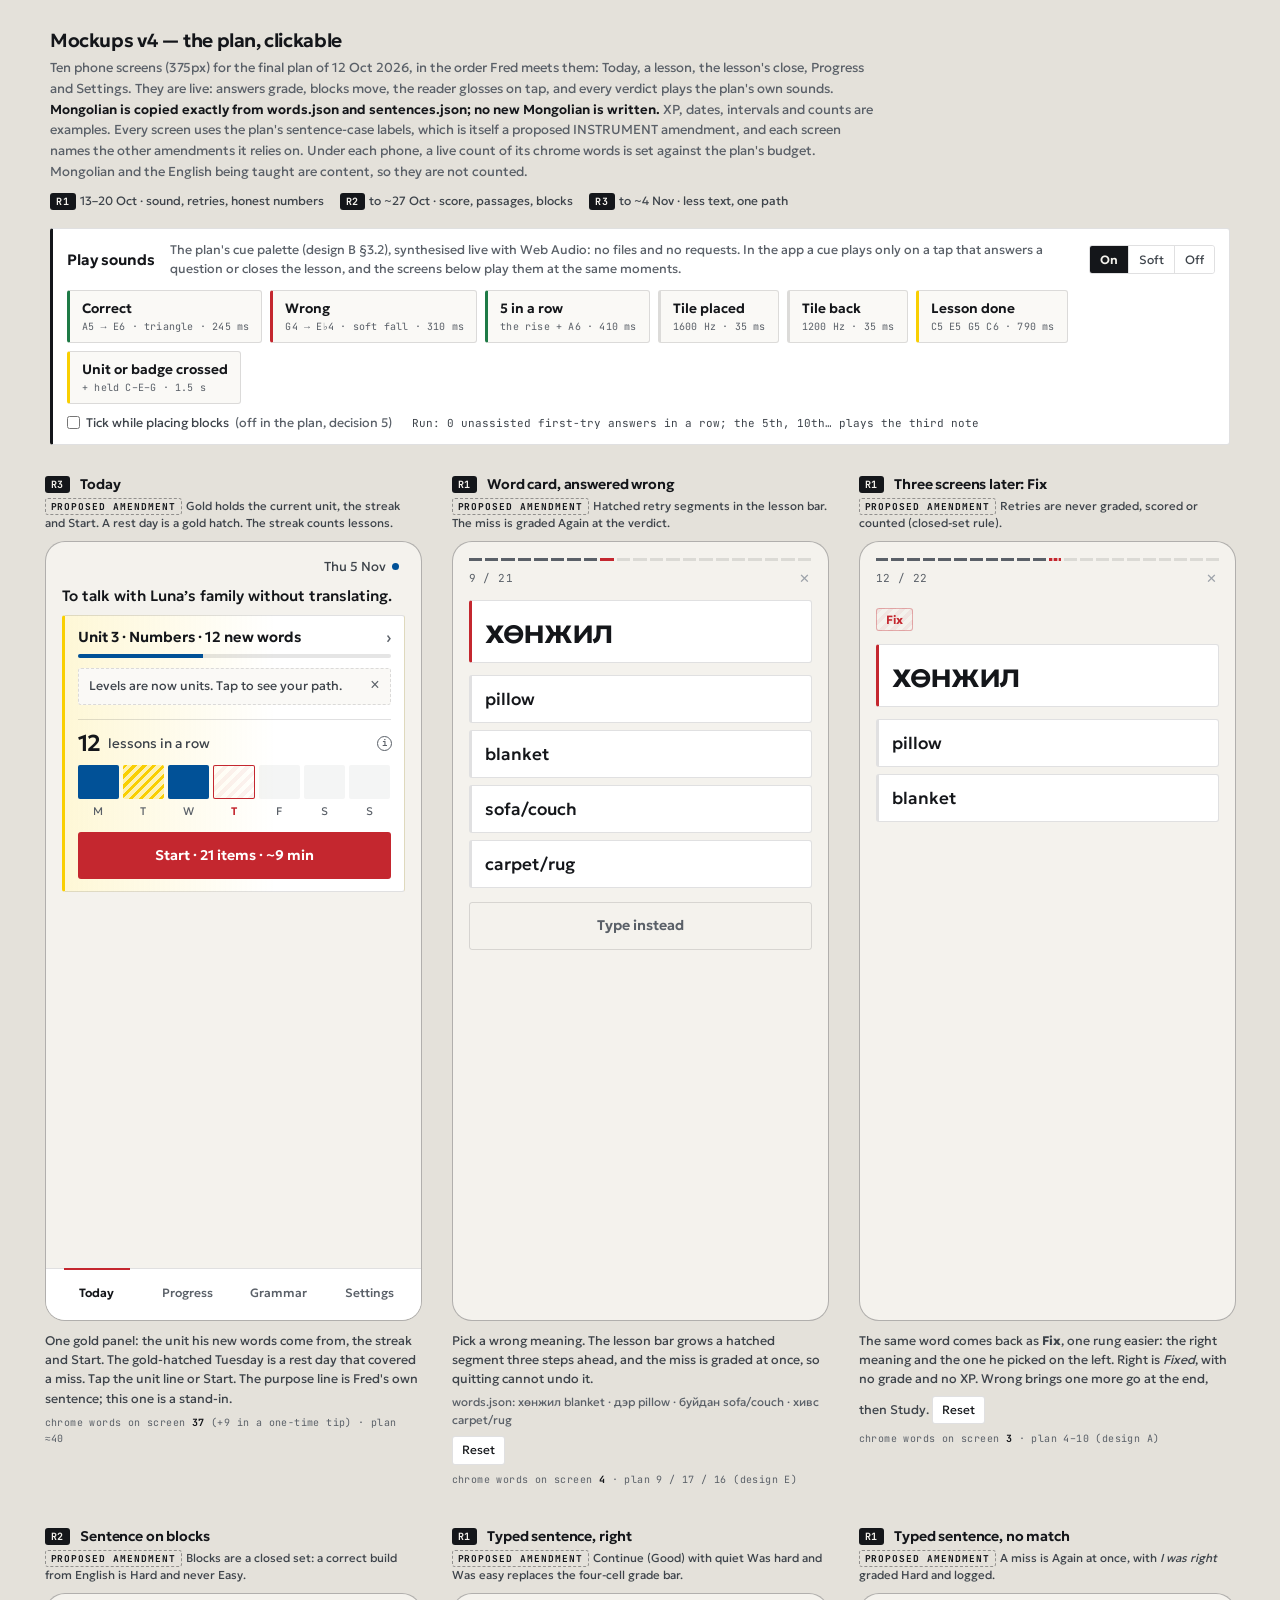
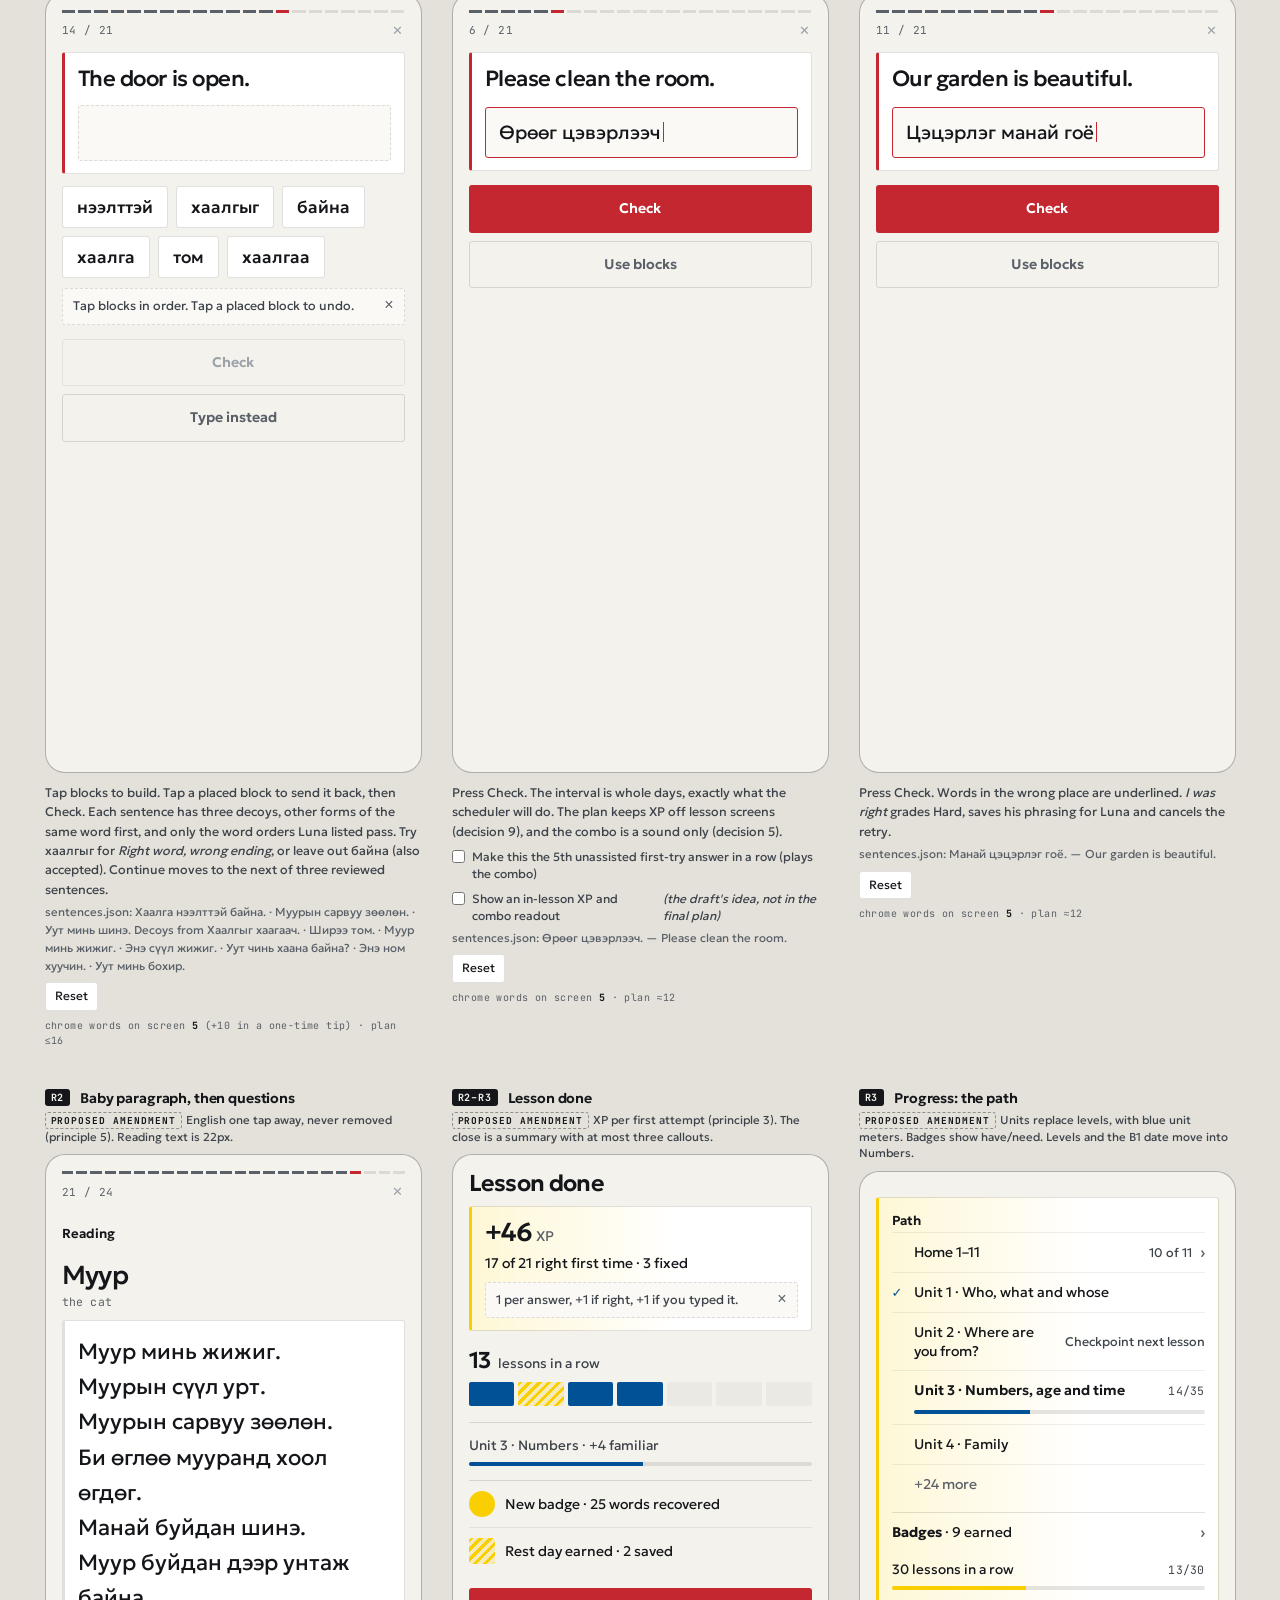
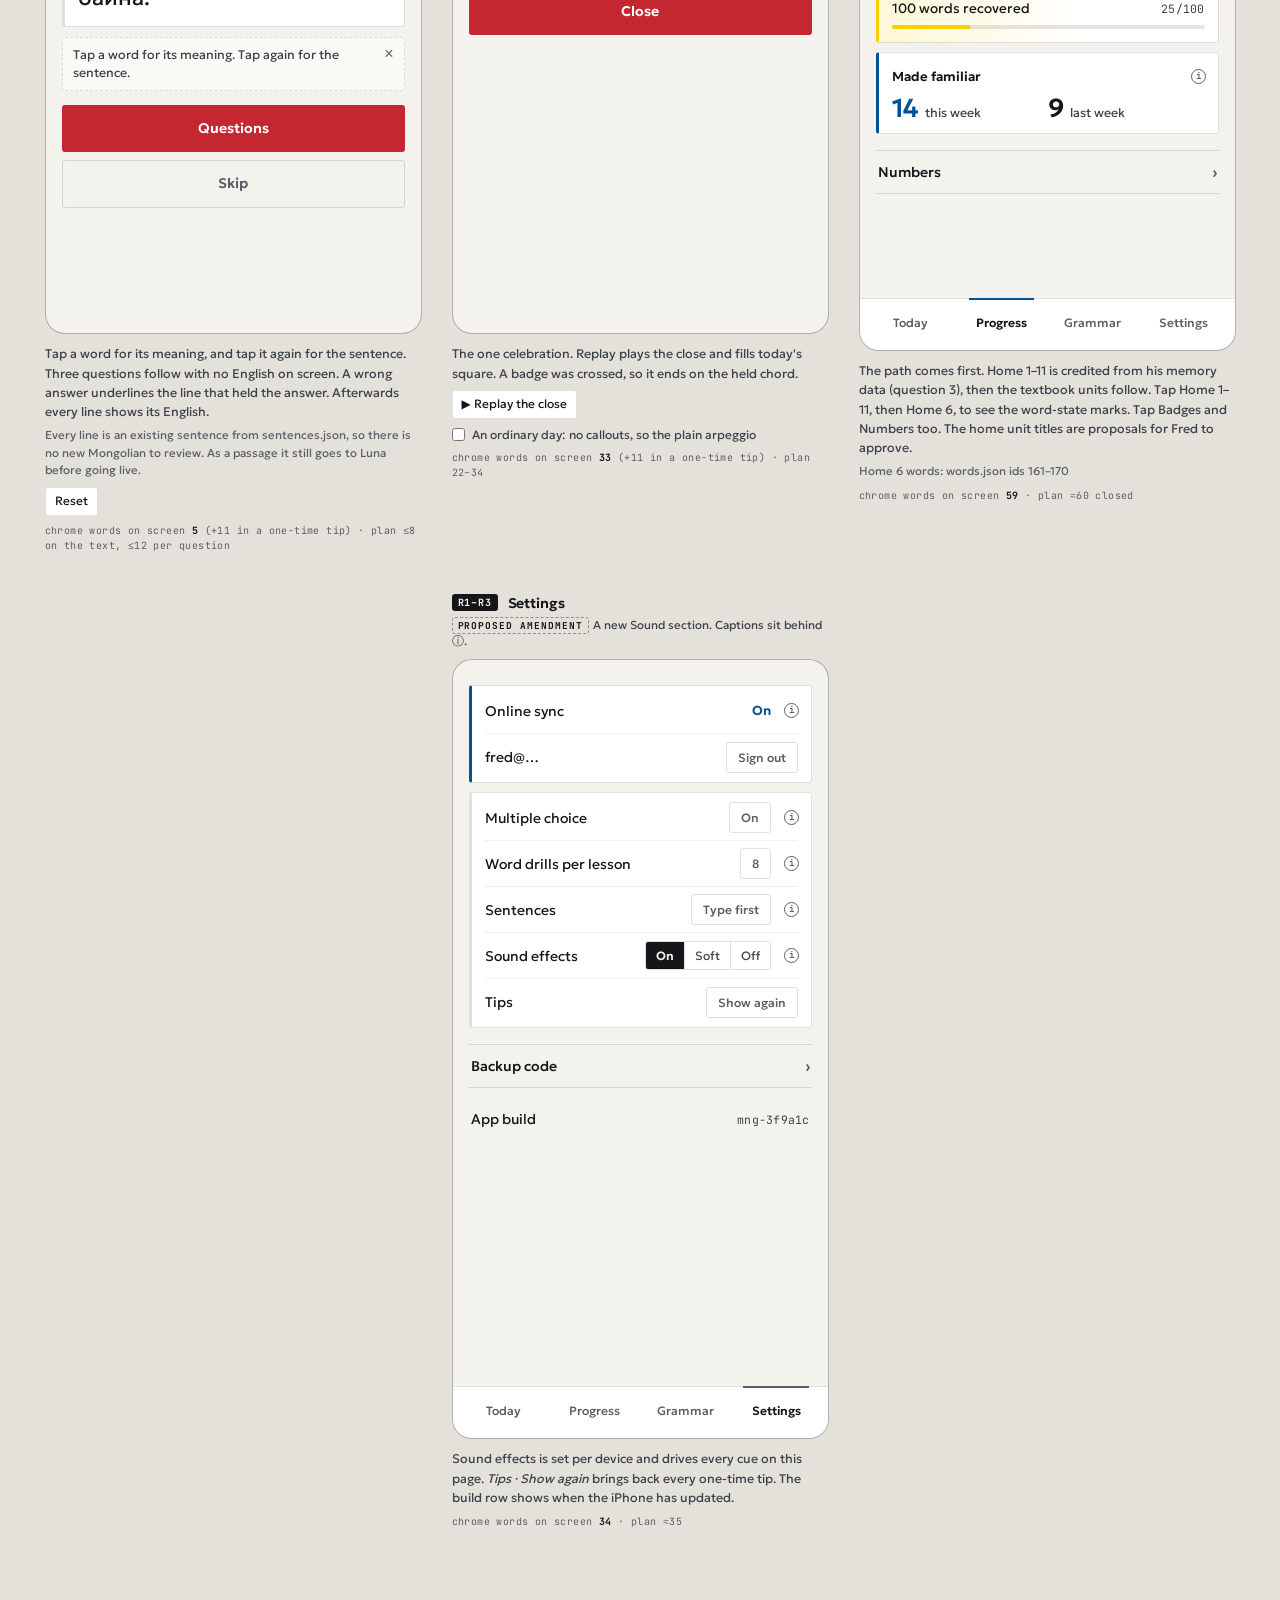
<file: tools/mockups-v4.html>
<!doctype html>
<html lang="en">
<head>
<meta charset="utf-8">
<title>Mockups v4 — the plan, clickable</title>
<meta name="viewport" content="width=device-width,initial-scale=1">
<!-- Design reference for docs/PLAN.md (12 Oct 2026). Not shipped.
     Served from tools/: `py tools/serve.py` then http://localhost:8000/tools/mockups-v4.html
     The real tokens and components come from src/ui; only the v4 additions are defined here. -->
<link rel="stylesheet" href="../src/ui/base.css">
<link rel="stylesheet" href="../src/ui/grade.css">
<style>
/* Real project fonts, reached from tools/ (same approach as mockups.html) */
@font-face{font-family:'Geologica';font-style:normal;font-weight:300 700;font-display:block;src:url('../src/fonts/geologica-cyrillic-ext.woff2') format('woff2');unicode-range:U+0460-052F,U+1C80-1C8A,U+20B4,U+2DE0-2DFF,U+A640-A69F,U+FE2E-FE2F}
@font-face{font-family:'Geologica';font-style:normal;font-weight:300 700;font-display:block;src:url('../src/fonts/geologica-cyrillic.woff2') format('woff2');unicode-range:U+0301,U+0400-045F,U+0490-0491,U+04B0-04B1,U+2116}
@font-face{font-family:'Geologica';font-style:normal;font-weight:300 700;font-display:block;src:url('../src/fonts/geologica-latin-ext.woff2') format('woff2');unicode-range:U+0100-02BA,U+02BD-02C5,U+02C7-02CC,U+02CE-02D7,U+02DD-02FF,U+0304,U+0308,U+0329,U+1D00-1DBF,U+1E00-1E9F,U+1EF2-1EFF,U+2020,U+20A0-20AB,U+20AD-20C0,U+2113,U+2C60-2C7F,U+A720-A7FF}
@font-face{font-family:'Geologica';font-style:normal;font-weight:300 700;font-display:block;src:url('../src/fonts/geologica-latin.woff2') format('woff2');unicode-range:U+0000-00FF,U+0131,U+0152-0153,U+02BB-02BC,U+02C6,U+02DA,U+02DC,U+0304,U+0308,U+0329,U+2000-206F,U+20AC,U+2122,U+2191,U+2193,U+2212,U+2215,U+FEFF,U+FFFD}
@font-face{font-family:'JetBrains Mono';font-style:normal;font-weight:400 700;font-display:block;src:url('../src/fonts/jetbrains-mono-cyrillic-ext.woff2') format('woff2');unicode-range:U+0460-052F,U+1C80-1C8A,U+20B4,U+2DE0-2DFF,U+A640-A69F,U+FE2E-FE2F}
@font-face{font-family:'JetBrains Mono';font-style:normal;font-weight:400 700;font-display:block;src:url('../src/fonts/jetbrains-mono-cyrillic.woff2') format('woff2');unicode-range:U+0301,U+0400-045F,U+0490-0491,U+04B0-04B1,U+2116}
@font-face{font-family:'JetBrains Mono';font-style:normal;font-weight:400 700;font-display:block;src:url('../src/fonts/jetbrains-mono-latin-ext.woff2') format('woff2');unicode-range:U+0100-02BA,U+02BD-02C5,U+02C7-02CC,U+02CE-02D7,U+02DD-02FF,U+0304,U+0308,U+0329,U+1D00-1DBF,U+1E00-1E9F,U+1EF2-1EFF,U+2020,U+20A0-20AB,U+20AD-20C0,U+2113,U+2C60-2C7F,U+A720-A7FF}
@font-face{font-family:'JetBrains Mono';font-style:normal;font-weight:400 700;font-display:block;src:url('../src/fonts/jetbrains-mono-latin.woff2') format('woff2');unicode-range:U+0000-00FF,U+0131,U+0152-0153,U+02BB-02BC,U+02C6,U+02DA,U+02DC,U+0304,U+0308,U+0329,U+2000-206F,U+20AC,U+2122,U+2191,U+2193,U+2212,U+2215,U+FEFF,U+FFFD}

/* ═══ the page around the phones (not app chrome) ═════════════════════ */
body.mock{background:#E4E1DA;padding:28px 20px 72px;min-height:0}
.pagehead{max-width:1180px;margin:0 auto 18px}
.pagehead h1{font-size:19px;font-weight:600;letter-spacing:-.02em}
.pagehead p{font-size:13px;color:var(--muted);margin-top:6px;line-height:1.6;max-width:92ch}
.pagehead p b{color:var(--ink);font-weight:600}
.rels{display:flex;flex-wrap:wrap;gap:6px 16px;margin-top:10px;font-size:12px;color:var(--ink2);align-items:center}
.rel{display:inline-block;font-family:'JetBrains Mono',monospace;font-size:10px;font-weight:700;letter-spacing:.08em;
  background:var(--ink);color:var(--paper);padding:2px 6px;border-radius:3px;margin-right:4px}

.soundbar{max-width:1180px;margin:0 auto 30px;background:var(--panel);border:1px solid var(--rule);
  border-left:3px solid var(--ink);border-radius:3px;padding:12px 14px 14px}
.sbh{display:flex;flex-wrap:wrap;align-items:center;gap:8px 16px}
.sbh h2{font-size:15px;font-weight:600;letter-spacing:-.01em}
.sbh p{font-size:12.5px;color:var(--muted);flex:1;min-width:260px;line-height:1.5}
.cues{display:flex;flex-wrap:wrap;gap:8px;margin-top:12px}
.cue{display:flex;flex-direction:column;align-items:flex-start;gap:3px;padding:9px 12px;border:1px solid var(--rule);
  border-left:3px solid var(--rule);border-radius:3px;background:var(--panel2);font:inherit;cursor:pointer;color:var(--ink);
  text-align:left;transition:transform 90ms var(--ease)}
.cue:active{transform:scale(.97)}
.cue b{font-size:13.5px;font-weight:600}
.cue span{font-family:'JetBrains Mono',monospace;font-size:10px;color:var(--muted);letter-spacing:.02em}
.cue.ok{border-left-color:var(--green)} .cue.no{border-left-color:var(--red)} .cue.gd{border-left-color:var(--gold)}
.sbfoot{display:flex;flex-wrap:wrap;align-items:center;gap:8px 20px;margin-top:11px;font-size:12.5px;color:var(--ink2)}
.sbfoot label{display:flex;align-items:center;gap:6px;cursor:pointer}
.sbfoot .m{color:var(--muted)}
#run{font-family:'JetBrains Mono',monospace;font-size:11px;color:var(--ink2)}

.frames{display:flex;flex-wrap:wrap;gap:40px 30px;justify-content:center;max-width:1720px;margin:0 auto}
.fig{width:377px;max-width:100%;flex:none;margin:0}
.fhead{display:flex;flex-wrap:wrap;align-items:center;gap:5px 6px;margin-bottom:9px;min-height:54px;align-content:flex-end}
.fhead .nm{font-size:14px;font-weight:600;letter-spacing:-.01em}
.amend{flex-basis:100%;font-size:11.5px;line-height:1.45;color:var(--ink2)}
.amend b{font-family:'JetBrains Mono',monospace;font-size:9.5px;letter-spacing:.1em;text-transform:uppercase;color:var(--ink);
  border:1px dashed rgba(20,22,26,.4);border-radius:3px;padding:1px 5px;margin-right:4px;font-weight:700}
.phone{position:relative;width:377px;max-width:100%;height:780px;background:var(--paper);border:1px solid rgba(20,22,26,.3);
  border-radius:20px;overflow:hidden}
.fig.flash .phone{outline:2px solid var(--ink);outline-offset:5px}
.fnote{font-size:12.5px;color:var(--ink2);line-height:1.55;margin-top:10px}
.fnote .src{display:block;color:var(--muted);font-size:11.5px;margin-top:5px}
.wc{display:block;margin-top:7px;font-family:'JetBrains Mono',monospace;font-size:10px;letter-spacing:.04em;color:var(--muted)}
.wc b{color:var(--ink)}
.ctl{display:flex;align-items:flex-start;gap:7px;margin-top:7px;font-size:12px;color:var(--ink2);cursor:pointer;line-height:1.45}
.ctl input{margin-top:2px}
.mini{font:inherit;font-size:12px;border:1px solid var(--rule);background:var(--panel);border-radius:3px;padding:4px 9px;
  cursor:pointer;color:var(--ink);margin-top:7px;margin-right:6px}
.mini:active{transform:scale(.97)}

/* ═══ phone screen: a scroll area plus, on tab pages, the tab bar ═══════ */
.screen{position:absolute;inset:0;display:flex;flex-direction:column}
.scr{flex:1;overflow-y:auto;overflow-x:hidden;padding:16px 16px 26px}
.phone .tabbar{position:static;flex:none;max-width:none;margin:0;padding:6px 6px 12px}
.tab .tl{font-family:'Geologica',system-ui,sans-serif;font-size:12px;font-weight:500;color:var(--muted)}
.tab.on .tl{color:var(--ink);font-weight:600}
.screen.enter>.scr{animation:fade 140ms var(--ease) backwards}
.screen.still *{animation:none!important}
/* base.css's ≤420px sizes, applied inside the 375px frames on any screen */
.phone .prompt{font-size:35px}
.phone .prompt.sm,.phone .prompt.en{font-size:22px}
.phone .big{font-size:26px}
.phone .choice .k{display:none}            /* touch phone: no 1–4 numerals */

/* ═══ v4 components (plan amendments: sentence-case Geologica labels) ══ */
.lbl2{font-size:13px;font-weight:600;color:var(--ink)}
.ttl{font-size:23px;font-weight:600;letter-spacing:-.03em;line-height:1.1}
.barfoot .count{font-family:'JetBrains Mono',monospace;font-size:11px;color:var(--muted);letter-spacing:.04em}
.barfoot .xpread{margin-left:auto;margin-right:10px;font-family:'JetBrains Mono',monospace;font-size:11px;color:var(--ink);font-weight:700}
/* retry segments: hatched until answered (Layout amendment: "hatched retry segments") */
.rail i.fix{background:repeating-linear-gradient(90deg,var(--red) 0 2px,transparent 2px 4px)}
.rail i.fix.now{background:repeating-linear-gradient(90deg,var(--red) 0 3px,var(--red-soft) 3px 5px)}
.rail i.fix.done{background:var(--muted)}

.dateline{display:flex;justify-content:flex-end;align-items:center;gap:6px;font-size:13px;color:var(--ink2)}
.purpose{display:block;width:100%;text-align:left;border:0;background:none;font:inherit;font-size:15px;font-weight:500;
  line-height:1.45;color:var(--ink);margin-top:10px;cursor:pointer;padding:0}
.rowbtn{display:flex;width:100%;justify-content:space-between;align-items:center;gap:10px;border:0;background:none;font:inherit;
  text-align:left;cursor:pointer;color:var(--ink);padding:0}
.rowbtn .unit{font-size:14.5px;font-weight:600}
.chev{color:var(--muted);font-size:17px;line-height:1;flex:none}
.streak{display:flex;align-items:center;gap:7px;margin-top:14px;padding-top:12px;border-top:1px solid var(--rule)}
.streak b,.drow b{font-size:23px;font-weight:600;letter-spacing:-.02em;line-height:1}
.streak .t,.drow .t{font-size:13.5px;color:var(--ink2)}
.streak .info{margin-left:auto}
.week .dl{font-size:11px;color:var(--muted);margin-top:5px}
.week .d.now .dl{color:var(--red);font-weight:600}
/* a rest day: gold hatch, a fill and never type, never drawn as done (Colour amendment) */
.week .bar.rest{background:repeating-linear-gradient(135deg,var(--gold) 0 3px,rgba(249,207,2,.22) 3px 7px)}
.week.sm .bar{height:24px}
@keyframes fillsq{from{background:var(--red-wash);box-shadow:inset 0 0 0 1px var(--red)}}
.week .bar.fill{animation:fillsq 200ms var(--ease) backwards}
.panel.gold .btns{margin-top:14px}

/* ⓘ — details on tap; drawn by CSS so it carries no word */
.info{flex:none;width:26px;height:26px;margin:-6px -7px -6px 0;border:0;background:none;cursor:pointer;
  display:inline-flex;align-items:center;justify-content:center}
.info::before{content:'i';width:15px;height:15px;border:1px solid var(--muted);border-radius:50%;box-sizing:border-box;
  font-family:'JetBrains Mono',monospace;font-size:9px;font-weight:700;line-height:13px;text-align:center;color:var(--muted)}
.info.on::before{background:var(--ink);border-color:var(--ink);color:var(--paper)}
.infotext{font-size:12.5px;line-height:1.45;color:var(--ink2);margin:4px 0 6px}
/* one-time tip: ≤12 words, once per device */
.tip{display:flex;align-items:flex-start;gap:8px;margin-top:10px;padding:8px 4px 8px 10px;border:1px dashed var(--rule);
  border-radius:3px;background:var(--panel2);font-size:12.5px;line-height:1.45;color:var(--ink2)}
.tip span{flex:1}
.tipx{flex:none;border:0;background:none;cursor:pointer;color:var(--muted);font-size:16px;line-height:1;padding:0 6px}

/* verdicts */
.vrow{display:flex;flex-wrap:wrap;align-items:center;gap:4px 10px;min-height:20px}
.vl{font-size:15px;font-weight:600;letter-spacing:-.01em}
.vl.ok{color:var(--green)} .vl.no{color:var(--red)}
.nx{margin-left:auto;font-size:12.5px;color:var(--ink2);text-align:right}
.pair{font-size:17px;font-weight:500;margin-top:8px}
.ans{font-size:19px;font-weight:500;margin-top:8px;letter-spacing:-.01em;line-height:1.45}
.diff .mv{text-decoration:underline;text-decoration-thickness:2px;text-underline-offset:5px}
.yours{font-size:13px;color:var(--muted);margin-top:6px}
.yours .c{font-size:14px;color:var(--ink2)}
.struck{color:var(--red);text-decoration:line-through}
.alsoacc{display:inline-block;font-size:11.5px;font-weight:500;color:var(--green);border:1px solid var(--green-soft);
  border-radius:3px;padding:2px 7px;margin-top:8px}
.ctx2{display:flex;flex-wrap:wrap;gap:6px;margin-top:11px}
.ctx2 span{border:1px solid var(--blue-soft);background:var(--blue-wash);border-radius:3px;padding:4px 8px;font-size:13px;color:var(--ink)}
.ctx2 em{font-style:normal;font-family:'JetBrains Mono',monospace;font-size:11px;color:var(--blue)}
.details{display:flex;flex-wrap:wrap;gap:5px;margin-top:10px}
.logged{font-size:12.5px;color:var(--ink2);margin-top:10px}
.quiet{display:grid;grid-template-columns:1fr 1fr;gap:6px}
.qc{display:flex;justify-content:center;align-items:baseline;gap:7px;padding:9px 6px;border:1px solid var(--rule);border-radius:3px;
  background:transparent;font:inherit;cursor:pointer;color:var(--ink2);transition:transform 90ms var(--ease)}
.qc .ql{font-size:12.5px;font-weight:500}
.qc .iv{font-family:'JetBrains Mono',monospace;font-size:10.5px;color:var(--muted)}
.qc.sel{background:var(--ink);border-color:var(--ink);color:var(--paper)} .qc.sel .iv{color:rgba(255,255,255,.75)}
.qc:active{transform:scale(.97)}
.faux{font-size:19px;padding:12px 13px;border:1px solid var(--red);border-radius:3px;background:var(--panel2);
  margin-top:14px;min-height:50px;line-height:1.3}
.caret{display:inline-block;width:1.5px;height:20px;background:var(--red);vertical-align:-3px;margin-left:2px}
.qtop{display:flex;justify-content:space-between;align-items:center;gap:10px;margin-top:14px;min-height:30px}
/* Fix: the hatch ties the tag to its rail segment */
.fixtag{display:inline-flex;align-items:center;font-size:12px;font-weight:600;color:var(--red);border:1px solid var(--red-soft);
  border-radius:3px;padding:3px 9px;background:repeating-linear-gradient(135deg,var(--red-wash) 0 4px,transparent 4px 8px)}

/* building blocks */
.buildline{min-height:56px}
.buildline .tile-word{animation:none}
.tile-word.ph{color:transparent;background:transparent;border-style:dashed;cursor:default}

/* reader: 22px, no English under it (Type amendment; principle 5 amendment) */
.reader{padding:13px 13px 10px}
.rl{font-size:22px;line-height:1.6;font-weight:400;color:var(--ink)}
.rl.sm{font-size:17px;line-height:1.5;margin-top:8px}
.reader.sm .rl{font-size:17px;line-height:1.55}
.w{cursor:pointer;border-radius:2px}
.w.on{text-decoration:underline;text-decoration-thickness:1.5px;text-underline-offset:5px}
.rl.hit{text-decoration:underline;text-decoration-color:var(--red);text-decoration-thickness:2px;text-underline-offset:6px}
.rchip{display:inline-block;margin:1px 0 9px;border:1px solid var(--rule);border-radius:3px;padding:4px 9px;background:var(--panel2);
  font-family:'JetBrains Mono',monospace;font-size:11.5px;color:var(--ink2);letter-spacing:.02em}
.rchip b{font-family:'Geologica',sans-serif;font-size:14px;font-weight:600;color:var(--ink);letter-spacing:0}
.rtitle{font-size:26px;font-weight:500;letter-spacing:-.02em;margin-top:12px;line-height:1.2}
.rq{font-size:20px;font-weight:500;line-height:1.35;margin-top:14px;letter-spacing:-.01em}
.pairs .gl{margin:0 0 10px}

/* session close */
.dline{font-size:14px;color:var(--ink);margin-top:9px}
.drow{display:flex;align-items:baseline;gap:7px;margin-top:18px}
.drow.u{margin-top:16px;padding-top:14px;border-top:1px solid var(--rule)}
.callouts{margin-top:14px;border-top:1px solid var(--rule)}
.callouts .earned{font-size:14px}
.enter .earned{animation:rise 180ms var(--ease) backwards}
.enter .earned:nth-child(1){animation-delay:140ms}
.enter .earned:nth-child(2){animation-delay:175ms}
.enter .earned:nth-child(3){animation-delay:210ms}
.rsq{width:26px;height:26px;border-radius:3px;flex:none;
  background:repeating-linear-gradient(135deg,var(--gold) 0 3px,rgba(249,207,2,.22) 3px 7px)}

/* progress: path rows, word-state marks, badge meters, Numbers */
.sechead{display:flex;justify-content:space-between;align-items:center;gap:10px;min-height:22px}
.prow,.hrow{display:flex;align-items:center;gap:8px;width:100%;border:0;background:none;font:inherit;color:var(--ink);text-align:left}
.prow{padding:10px 0;border-top:1px solid var(--rule2)}
button.prow,button.hrow{cursor:pointer}
.prow .ck,.hrow .ck{width:14px;flex:none;color:var(--blue);font-weight:700;font-size:13px}
.prow .pt{flex:1;font-size:14px;line-height:1.35}
.prow.cur .pt{font-weight:600}
.prow .pv{font-size:12.5px;color:var(--ink2);text-align:right}
.prow .dim2{color:var(--muted)}
.prow.sep{margin-top:8px;border-top:1px solid var(--rule)}
.num{font-family:'JetBrains Mono',monospace;font-size:11.5px;color:var(--ink2);letter-spacing:.02em;flex:none}
.sheet{margin:0 0 6px 22px}
.hrow{padding:6px 0;font-size:13px}
.hrow .pt{flex:1}
.words{margin:2px 0 8px 22px;padding:8px 10px;background:var(--panel2);border:1px solid var(--rule2);border-radius:3px}
.wst{display:flex;align-items:baseline;gap:8px;padding:3px 0}
.wst .m{width:12px;flex:none;font-size:12px;font-weight:700;text-align:center}
.wst .m.f{color:var(--blue)} .wst .m.l{color:var(--muted)}
.wst .mn{font-size:14px;font-weight:500}
.wst .en{font-family:'JetBrains Mono',monospace;font-size:11px;color:var(--muted)}
.legend{font-size:11.5px;color:var(--muted);margin-top:6px}
.bnext{padding:9px 0 1px}
.brow{display:flex;justify-content:space-between;align-items:baseline;font-size:13.5px}
.wk{display:grid;grid-template-columns:1fr 1fr;margin-top:8px}
.wk>div{display:flex;align-items:baseline;gap:7px}
.wk .t{font-size:12.5px;color:var(--ink2)}
.disc{display:flex;justify-content:space-between;align-items:center;width:100%;margin-top:16px;padding:12px 2px;border:0;
  border-top:1px solid var(--rule);border-bottom:1px solid var(--rule);background:none;font:inherit;font-size:14px;font-weight:500;
  color:var(--ink);cursor:pointer;text-align:left}
.nrows{padding:2px 2px 6px}
.nrow{display:flex;justify-content:space-between;align-items:baseline;gap:10px;padding:8px 0;border-bottom:1px solid var(--rule2)}
.nrow .v{font-family:'JetBrains Mono',monospace;font-size:12px;color:var(--ink);text-align:right}

/* settings */
.srow{display:flex;align-items:center;gap:8px;min-height:46px;border-bottom:1px solid var(--rule2)}
.panel.rows .srow:last-child{border-bottom:0}
.srow .sl{flex:1;font-size:14px}
.srow .sv{font-size:13px;font-weight:600;color:var(--blue)}
.srow.build{border:0;margin-top:8px;padding:0 2px}
.seg{display:inline-flex;border:1px solid var(--rule);border-radius:3px;overflow:hidden;flex:none}
.seg button{font:inherit;font-size:12px;padding:6px 10px;border:0;background:var(--panel);cursor:pointer;color:var(--ink2)}
.seg button+button{border-left:1px solid var(--rule)}
.seg button.on{background:var(--ink);color:var(--paper);font-weight:600}
.bk .inline{margin:8px 0}
.bk input.text{margin-top:4px;font-size:16px}
@media(prefers-reduced-motion:reduce){.qc:active,.cue:active,.mini:active{transform:none!important}}
</style>
</head>
<body class="mock">

<header class="pagehead">
  <h1>Mockups v4 — the plan, clickable</h1>
  <p>Ten phone screens (375px) for the final plan of 12 Oct 2026, in the order Fred meets them: Today, a lesson,
    the lesson's close, Progress and Settings. They are live: answers grade, blocks move, the reader glosses on tap, and
    every verdict plays the plan's own sounds. <b>Mongolian is copied exactly from words.json and sentences.json; no new
    Mongolian is written.</b> XP, dates, intervals and counts are examples. Every screen uses the plan's sentence-case
    labels, which is itself a proposed INSTRUMENT amendment, and each screen names the other amendments it relies on.
    Under each phone, a live count of its chrome words is set against the plan's budget. Mongolian and the English
    being taught are content, so they are not counted.</p>
  <div class="rels">
    <span><span class="rel">R1</span>13–20 Oct · sound, retries, honest numbers</span>
    <span><span class="rel">R2</span>to ~27 Oct · score, passages, blocks</span>
    <span><span class="rel">R3</span>to ~4 Nov · less text, one path</span>
  </div>
</header>

<section class="soundbar" id="sound" aria-label="Play sounds">
  <div class="sbh">
    <h2>Play sounds</h2>
    <p>The plan's cue palette (design B §3.2), synthesised live with Web Audio: no files and no requests. In the app a cue
      plays only on a tap that answers a question or closes the lesson, and the screens below play them at the same moments.</p>
    <div id="lvl-bar"></div>
  </div>
  <div class="cues">
    <button class="cue ok" data-act="cue" data-cue="right"><b>Correct</b><span>A5 → E6 · triangle · 245 ms</span></button>
    <button class="cue no" data-act="cue" data-cue="wrong"><b>Wrong</b><span>G4 → E♭4 · soft fall · 310 ms</span></button>
    <button class="cue ok" data-act="cue" data-cue="combo"><b>5 in a row</b><span>the rise + A6 · 410 ms</span></button>
    <button class="cue" data-act="cue" data-cue="tick"><b>Tile placed</b><span>1600 Hz · 35 ms</span></button>
    <button class="cue" data-act="cue" data-cue="tock"><b>Tile back</b><span>1200 Hz · 35 ms</span></button>
    <button class="cue gd" data-act="cue" data-cue="finish"><b>Lesson done</b><span>C5 E5 G5 C6 · 790 ms</span></button>
    <button class="cue gd" data-act="cue" data-cue="milestone"><b>Unit or badge crossed</b><span>+ held C–E–G · 1.5 s</span></button>
  </div>
  <div class="sbfoot">
    <label><input type="checkbox" id="tickon"> Tick while placing blocks <span class="m">(off in the plan, decision 5)</span></label>
    <span id="run"></span>
  </div>
</section>

<main class="frames">

  <figure class="fig" id="f-today">
    <figcaption class="fhead"><span class="rel">R3</span><span class="nm">Today</span>
      <span class="amend"><b>Proposed amendment</b>Gold holds the current unit, the streak and Start. A rest day is a gold hatch. The streak counts lessons.</span></figcaption>
    <div class="phone"><div class="screen" data-frame="today"></div></div>
    <div class="fnote">One gold panel: the unit his new words come from, the streak and Start. The gold-hatched Tuesday is a
      rest day that covered a miss. Tap the unit line or Start. The purpose line is Fred's own sentence; this one is a stand-in.
      <span class="wc" data-wc="today"></span></div>
  </figure>

  <figure class="fig" id="f-card">
    <figcaption class="fhead"><span class="rel">R1</span><span class="nm">Word card, answered wrong</span>
      <span class="amend"><b>Proposed amendment</b>Hatched retry segments in the lesson bar. The miss is graded Again at the verdict.</span></figcaption>
    <div class="phone"><div class="screen" data-frame="card"></div></div>
    <div class="fnote">Pick a wrong meaning. The lesson bar grows a hatched segment three steps ahead, and the miss is graded
      at once, so quitting cannot undo it.
      <span class="src">words.json: хөнжил blanket · дэр pillow · буйдан sofa/couch · хивс carpet/rug</span>
      <button class="mini" data-act="reset" data-f="card">Reset</button>
      <span class="wc" data-wc="card"></span></div>
  </figure>

  <figure class="fig" id="f-fix">
    <figcaption class="fhead"><span class="rel">R1</span><span class="nm">Three screens later: Fix</span>
      <span class="amend"><b>Proposed amendment</b>Retries are never graded, scored or counted (closed-set rule).</span></figcaption>
    <div class="phone"><div class="screen" data-frame="fix"></div></div>
    <div class="fnote">The same word comes back as <b>Fix</b>, one rung easier: the right meaning and the one he picked on the
      left. Right is <i>Fixed</i>, with no grade and no XP. Wrong brings one more go at the end, then Study.
      <button class="mini" data-act="reset" data-f="fix">Reset</button>
      <span class="wc" data-wc="fix"></span></div>
  </figure>

  <figure class="fig" id="f-tiles">
    <figcaption class="fhead"><span class="rel">R2</span><span class="nm">Sentence on blocks</span>
      <span class="amend"><b>Proposed amendment</b>Blocks are a closed set: a correct build from English is Hard and never Easy.</span></figcaption>
    <div class="phone"><div class="screen" data-frame="tiles"></div></div>
    <div class="fnote">Tap blocks to build. Tap a placed block to send it back, then Check. Each sentence has three decoys,
      other forms of the same word first, and only the word orders Luna listed pass. Try хаалгыг for <i>Right word, wrong
      ending</i>, or leave out байна (also accepted). Continue moves to the next of three reviewed sentences.
      <span class="src">sentences.json: Хаалга нээлттэй байна. · Муурын сарвуу зөөлөн. · Уут минь шинэ. Decoys from Хаалгыг
        хаагаач. · Ширээ том. · Муур минь жижиг. · Энэ сүүл жижиг. · Уут чинь хаана байна? · Энэ ном хуучин. · Уут минь бохир.</span>
      <button class="mini" data-act="reset" data-f="tiles">Reset</button>
      <span class="wc" data-wc="tiles"></span></div>
  </figure>

  <figure class="fig" id="f-right">
    <figcaption class="fhead"><span class="rel">R1</span><span class="nm">Typed sentence, right</span>
      <span class="amend"><b>Proposed amendment</b>Continue (Good) with quiet Was hard and Was easy replaces the four-cell grade bar.</span></figcaption>
    <div class="phone"><div class="screen" data-frame="right"></div></div>
    <div class="fnote">Press Check. The interval is whole days, exactly what the scheduler will do. The plan keeps XP off
      lesson screens (decision 9), and the combo is a sound only (decision 5).
      <label class="ctl"><input type="checkbox" data-opt="fifth"> Make this the 5th unassisted first-try answer in a row (plays the combo)</label>
      <label class="ctl"><input type="checkbox" data-opt="readout"> Show an in-lesson XP and combo readout <i>(the draft's idea, not in the final plan)</i></label>
      <span class="src">sentences.json: Өрөөг цэвэрлээч. — Please clean the room.</span>
      <button class="mini" data-act="reset" data-f="right">Reset</button>
      <span class="wc" data-wc="right"></span></div>
  </figure>

  <figure class="fig" id="f-wrong">
    <figcaption class="fhead"><span class="rel">R1</span><span class="nm">Typed sentence, no match</span>
      <span class="amend"><b>Proposed amendment</b>A miss is Again at once, with <i>I was right</i> graded Hard and logged.</span></figcaption>
    <div class="phone"><div class="screen" data-frame="wrong"></div></div>
    <div class="fnote">Press Check. Words in the wrong place are underlined. <i>I was right</i> grades Hard, saves his phrasing
      for Luna and cancels the retry.
      <span class="src">sentences.json: Манай цэцэрлэг гоё. — Our garden is beautiful.</span>
      <button class="mini" data-act="reset" data-f="wrong">Reset</button>
      <span class="wc" data-wc="wrong"></span></div>
  </figure>

  <figure class="fig" id="f-read">
    <figcaption class="fhead"><span class="rel">R2</span><span class="nm">Baby paragraph, then questions</span>
      <span class="amend"><b>Proposed amendment</b>English one tap away, never removed (principle 5). Reading text is 22px.</span></figcaption>
    <div class="phone"><div class="screen" data-frame="read"></div></div>
    <div class="fnote">Tap a word for its meaning, and tap it again for the sentence. Three questions follow with no English on
      screen. A wrong answer underlines the line that held the answer. Afterwards every line shows its English.
      <span class="src">Every line is an existing sentence from sentences.json, so there is no new Mongolian to review.
        As a passage it still goes to Luna before going live.</span>
      <button class="mini" data-act="reset" data-f="read">Reset</button>
      <span class="wc" data-wc="read"></span></div>
  </figure>

  <figure class="fig" id="f-done">
    <figcaption class="fhead"><span class="rel">R2–R3</span><span class="nm">Lesson done</span>
      <span class="amend"><b>Proposed amendment</b>XP per first attempt (principle 3). The close is a summary with at most three callouts.</span></figcaption>
    <div class="phone"><div class="screen" data-frame="done"></div></div>
    <div class="fnote">The one celebration. Replay plays the close and fills today's square. A badge was crossed, so it ends
      on the held chord.
      <button class="mini" data-act="replay">▶ Replay the close</button>
      <label class="ctl"><input type="checkbox" data-opt="quiet"> An ordinary day: no callouts, so the plain arpeggio</label>
      <span class="wc" data-wc="done"></span></div>
  </figure>

  <figure class="fig" id="f-progress">
    <figcaption class="fhead"><span class="rel">R3</span><span class="nm">Progress: the path</span>
      <span class="amend"><b>Proposed amendment</b>Units replace levels, with blue unit meters. Badges show have/need. Levels and the B1 date move into Numbers.</span></figcaption>
    <div class="phone"><div class="screen" data-frame="progress"></div></div>
    <div class="fnote">The path comes first. Home 1–11 is credited from his memory data (question 3), then the textbook units
      follow. Tap Home 1–11, then Home 6, to see the word-state marks. Tap Badges and Numbers too. The home unit titles are
      proposals for Fred to approve.
      <span class="src">Home 6 words: words.json ids 161–170</span>
      <span class="wc" data-wc="progress"></span></div>
  </figure>

  <figure class="fig" id="f-settings">
    <figcaption class="fhead"><span class="rel">R1–R3</span><span class="nm">Settings</span>
      <span class="amend"><b>Proposed amendment</b>A new Sound section. Captions sit behind ⓘ.</span></figcaption>
    <div class="phone"><div class="screen" data-frame="settings"></div></div>
    <div class="fnote">Sound effects is set per device and drives every cue on this page. <i>Tips · Show again</i> brings back
      every one-time tip. The build row shows when the iPhone has updated.
      <span class="wc" data-wc="settings"></span></div>
  </figure>

</main>

<script>
'use strict';
/* ═══════════════════════════════════════════════════════════════════════
   Helpers
   ═══════════════════════════════════════════════════════════════════════ */
const $ = (s, r = document) => r.querySelector(s);
const cap = s => s.charAt(0).toUpperCase() + s.slice(1);
const REDUCED = window.matchMedia && matchMedia('(prefers-reduced-motion: reduce)').matches;

/* ═══════════════════════════════════════════════════════════════════════
   Sound: design B §3.2, as specified. Every note is an oscillator into its
   own gain envelope (0.0001 → peak → 0.0001, exponential), through the cue's
   optional filter, then the master gain (On 0.70, Soft 0.25, Off: no
   AudioContext at all). One cue at a time; ticks rate-limited to 40 ms; the
   same cue twice within 60 ms plays once.
   ═══════════════════════════════════════════════════════════════════════ */
const SND = (() => {
  const LEVELS = { on: 0.70, soft: 0.25, off: 0 };
  // wave, Hz, start ms, attack ms, end ms (from cue start), peak
  const n = (f, at, a, e, p, w = 'triangle') => ({ f, at, a, e, p, w });
  const RIGHT = [n(880.00, 0, 5, 110, 0.30), n(1318.51, 75, 5, 245, 0.30)];
  const FINISH = [n(523.25, 0, 5, 160, 0.22), n(659.26, 90, 5, 250, 0.22),
                  n(783.99, 180, 5, 340, 0.22), n(1046.50, 270, 5, 790, 0.24)];
  const CUES = {
    right: { notes: RIGHT },
    wrong: { notes: [n(392.00, 0, 8, 140, 0.26), n(311.13, 110, 8, 310, 0.26)], lowpass: 1400 },
    combo: { notes: [...RIGHT, n(1760.00, 150, 5, 410, 0.26), n(3520, 150, 5, 350, 0.05, 'sine')] },
    tick: { notes: [n(1600, 0, 1, 35, 0.12, 'sine')] },
    tock: { notes: [n(1200, 0, 1, 35, 0.10, 'sine')] },
    finish: { notes: FINISH },
    milestone: { notes: [...FINISH, n(1046.50, 380, 20, 1480, 0.12), n(1318.51, 380, 20, 1480, 0.12),
                         n(1567.98, 380, 20, 1480, 0.12)] },
  };
  let ctx = null, master = null, level = 'on', voices = [], lastTick = -1e9;
  const lastAt = {};
  function ensure() {
    if (ctx) return ctx;
    const AC = window.AudioContext || window.webkitAudioContext;
    if (!AC) return null;
    ctx = new AC();
    master = ctx.createGain();
    master.gain.value = LEVELS[level];
    master.connect(ctx.destination);
    return ctx;
  }
  function play(name) {
    const cue = CUES[name];
    if (!cue || level === 'off') return;
    const now = performance.now();
    if (now - (lastAt[name] || -1e9) < 60) return;               // double-fire guard
    const tickLike = name === 'tick' || name === 'tock';
    if (tickLike && now - lastTick < 40) return;                  // tick rate limit
    lastAt[name] = now;
    if (tickLike) lastTick = now;
    if (!ensure()) return;
    if (ctx.state !== 'running') ctx.resume();
    const t0 = ctx.currentTime + 0.005;
    if (!tickLike) {                                              // one cue at a time
      for (const v of voices) {
        try {
          if (v.s >= t0) { v.o.stop(t0); continue; }              // not started yet: never start
          v.g.gain.cancelScheduledValues(t0);
          v.g.gain.setTargetAtTime(0, t0, 0.005);
          v.o.stop(t0 + 0.03);
        } catch (e) { /* already stopped */ }
      }
      voices = [];
    }
    let dest = master;
    if (cue.lowpass) {
      const f = ctx.createBiquadFilter();
      f.type = 'lowpass'; f.frequency.value = cue.lowpass; f.Q.value = 0.707;
      f.connect(master); dest = f;
    }
    for (const x of cue.notes) {
      const o = ctx.createOscillator(), g = ctx.createGain();
      o.type = x.w; o.frequency.value = x.f;
      const s = t0 + x.at / 1000, e = t0 + x.e / 1000;
      g.gain.value = 0.0001;
      g.gain.setValueAtTime(0.0001, s);
      g.gain.exponentialRampToValueAtTime(x.p, s + x.a / 1000);
      g.gain.exponentialRampToValueAtTime(0.0001, e);
      o.connect(g); g.connect(dest);
      o.start(s); o.stop(e + 0.02);
      if (!tickLike) voices.push({ o, g, s });
    }
  }
  function setLevel(l) { level = l; if (master) master.gain.value = LEVELS[l]; }
  return { play, setLevel, get level() { return level; } };
})();

let TICK = false;      // tile tick: off in the plan (decision 5); the sound bar can turn it on
let READOUT = false;   // the draft's in-lesson score; the final plan shows XP on Done only
const tile = name => { if (TICK) SND.play(name); };

/* The combo: a run of unassisted first-try answers (B §3.3, final plan
   decision 5). Retries neither add nor reset; an assisted answer (blocks)
   that is right does not add; any first-try miss resets. */
let RUN = 0, LASTCUE = '';
function verdict(ok, { first = true, unassisted = true, run } = {}) {
  if (typeof run === 'number') RUN = run;
  let cue = ok ? 'right' : 'wrong';
  if (first) {
    if (!ok) RUN = 0;
    else if (unassisted) { RUN += 1; if (RUN % 5 === 0) cue = 'combo'; }
  }
  SND.play(cue);
  LASTCUE = cue;
  showRun();
  return cue;
}
function showRun() {
  const el = $('#run');
  if (el) el.textContent = `Run: ${RUN} unassisted first-try ${RUN === 1 ? 'answer' : 'answers'} in a row; the 5th, 10th… plays the third note`
    + (LASTCUE ? ` · last cue: ${LASTCUE}` : '');
}

/* ═══════════════════════════════════════════════════════════════════════
   Shared UI pieces
   ═══════════════════════════════════════════════════════════════════════ */
const OPEN = new Set();   // open ⓘ captions and disclosures
const SEEN = new Set();   // one-time tips already seen on this "device"

const tip = (k, text) => SEEN.has(k) ? '' :
  `<div class="tip"><span>${text}</span><button class="tipx" data-act="tipx" data-k="${k}" aria-label="Dismiss tip">×</button></div>`;
const info = k => `<button class="info${OPEN.has(k) ? ' on' : ''}" data-act="open" data-k="${k}" aria-label="Details"></button>`;
const infoText = (k, text) => OPEN.has(k) ? `<div class="infotext">${text}</div>` : '';
const details = (k, items) => OPEN.has(k) ? `<div class="details">${items.map(t => `<span class="lab">${t}</span>`).join('')}</div>` : '';
const chips = list => `<div class="ctx2 c">${list.map(([mn, en]) => `<span>${mn} <em>· ${en}</em></span>`).join('')}</div>`;

const DAYS = ['M', 'T', 'W', 'T', 'F', 'S', 'S'];
function week(cells, letters = true) {
  return `<div class="week${letters ? '' : ' sm'}">${cells.map((c, i) => `<div class="d${c === 'today' ? ' now' : ''}">
    <div class="bar ${c}"></div>${letters ? `<div class="dl">${DAYS[i]}</div>` : ''}</div>`).join('')}</div>`;
}

function lessonBar(cur, total, { fix = [], xp = null } = {}) {
  let segs = '';
  for (let i = 1; i <= total; i++) {
    const cls = [i < cur ? 'done' : i === cur ? 'now' : '', fix.includes(i) ? 'fix' : ''].join(' ').trim();
    segs += `<i class="${cls}"></i>`;
  }
  return `<div class="lessonbar"><div class="rail">${segs}</div>
    <div class="barfoot"><span class="count">${cur} / ${total}</span>${xp != null ? `<span class="xpread">+${xp} XP</span>` : ''}
    <button class="exit" aria-label="Leave the lesson">✕</button></div></div>`;
}

// R3 tab bar: Achievements folded into Progress; Read arrives in R4.
const TABS = [['Today', 'red', 'f-today'], ['Progress', 'blue', 'f-progress'], ['Grammar', '', ''], ['Settings', '', 'f-settings']];
const tabbar = on => `<nav class="tabbar">${TABS.map(([l, d, to]) =>
  `<button class="tab${l === on ? ' on ' + d : ''}"${to ? ` data-act="goto" data-to="${to}"` : ' data-act="noop"'}><span class="tl">${l}</span></button>`).join('')}</nav>`;

const levelSeg = () => `<div class="seg" role="group" aria-label="Sound effects">${['on', 'soft', 'off'].map(v =>
  `<button class="${SND.level === v ? 'on' : ''}" data-act="level" data-v="${v}">${cap(v)}</button>`).join('')}</div>`;

const quiet = (h, e, sel) => `<div class="quiet">
  <button class="qc${sel === 'h' ? ' sel' : ''}" data-act="sel" data-g="h"><span class="ql">Was hard</span><span class="iv">${h}d</span></button>
  <button class="qc${sel === 'e' ? ' sel' : ''}" data-act="sel" data-g="e"><span class="ql">Was easy</span><span class="iv">${e}d</span></button></div>`;

/* ═══════════════════════════════════════════════════════════════════════
   Frames. Each has state `s`, a `render(s)` returning HTML, and `act()`.
   ═══════════════════════════════════════════════════════════════════════ */
const F = {};

/* ── 1 · Today (R3) ──────────────────────────────────────────────────── */
F.today = {
  s: {}, reset() {},
  render() {
    return `<div class="scr">
      <div class="dateline"><span>Thu 5 Nov</span><span class="syncdot on" aria-hidden="true"></span></div>
      <button class="purpose" data-act="noop">To talk with Luna’s family without translating.</button>
      <div class="panel gold">
        <button class="rowbtn" data-act="goto" data-to="f-progress"><span class="unit">Unit 3 · Numbers · 12 new words</span><span class="chev">›</span></button>
        <div class="meter"><i style="width:40%"></i></div>
        ${tip('t-new', 'Levels are now units. Tap to see your path.')}
        <div class="streak"><b>12</b><span class="t">lessons in a row</span>${info('i-week')}</div>
        ${infoText('i-week', 'A finished lesson fills its day. Every 7 lessons earn a rest day.')}
        ${week(['done', 'rest', 'done', 'today', 'future', 'future', 'future'])}
        <div class="btns"><button class="btn primary" data-act="goto" data-to="f-card">Start · 21 items · ~9 min</button></div>
      </div>
    </div>${tabbar('Today')}`;
  }
};

/* ── 2 · Word card, answered wrong (R1) ──────────────────────────────── */
const CARD = [
  { en: 'pillow' }, { en: 'blanket', ok: true }, { en: 'sofa/couch' }, { en: 'carpet/rug' }
];
F.card = {
  s: { picked: null },
  reset() { this.s = { picked: null }; },
  render(s) {
    const ans = s.picked != null, ok = ans && !!CARD[s.picked].ok;
    const opts = CARD.map((o, i) => {
      const cls = !ans ? '' : o.ok ? ' right' : i === s.picked ? ' wrong' : ' muted';
      return `<button class="choice${cls}" data-act="pick" data-i="${i}"${ans ? ' disabled' : ''}><span class="k">${i + 1}</span><span class="txt c">${o.en}</span></button>`;
    }).join('');
    let after;
    if (!ans) after = `<div class="btns"><button class="btn ghost" data-act="noop">Type instead</button></div>`;
    else if (ok) after = `<div class="panel green reveal">
        <div class="vrow"><span class="vl ok">Correct</span><span class="nx">Back in 6 days</span>${info('i-card')}</div>
        <div class="pair c">хөнжил — blanket</div>${details('i-card', ['Recall before 82%', 'Word #103'])}</div>
      <div class="btns"><button class="btn correct" data-act="noop">Continue</button>
        <button class="btn ghost slim" data-act="noop">Was easy · 14 days</button></div>`;
    else after = `<div class="panel red reveal">
        <div class="vrow"><span class="vl no">Wrong</span><span class="nx">Again later this lesson</span>${info('i-card')}</div>
        <div class="pair c">хөнжил — blanket</div>${details('i-card', ['Recall before 41%', 'Word #103', 'Graded Again'])}</div>
      ${tip('t-fix', 'Missed answers come back, a step easier, before the lesson ends.')}
      <div class="btns"><button class="btn secondary" data-act="goto" data-to="f-fix">Continue</button></div>`;
    return `<div class="scr">${lessonBar(9, ans && !ok ? 22 : 21, { fix: ans && !ok ? [12] : [] })}
      <div class="panel${ans ? '' : ' red'}"><div class="prompt c">хөнжил</div></div>
      <div class="choices">${opts}</div>${after}</div>`;
  },
  act(a, b) {
    if (a !== 'pick' || this.s.picked != null) return;
    const i = +b.dataset.i, ok = !!CARD[i].ok;
    this.s.picked = i;
    verdict(ok);
    if (!ok) { F.fix.s = { pick: i, picked: null }; draw('fix', 'new'); }
    draw('card', 'fresh');
  }
};

/* ── 3 · Fix, three screens later (R1) ───────────────────────────────── */
F.fix = {
  s: { pick: 0, picked: null },
  reset() {
    const p = F.card.s.picked;
    this.s = { pick: p != null && !CARD[p].ok ? p : 0, picked: null };
  },
  render(s) {
    const two = [CARD[s.pick], CARD[1]];           // his own pick, and the truth
    const ans = s.picked != null, ok = ans && !!two[s.picked].ok;
    const opts = two.map((o, i) => {
      const cls = !ans ? '' : o.ok ? ' right' : i === s.picked ? ' wrong' : ' muted';
      return `<button class="choice${cls}" data-act="pick" data-i="${i}"${ans ? ' disabled' : ''}><span class="k">${i + 1}</span><span class="txt c">${o.en}</span></button>`;
    }).join('');
    let after = '';
    if (ans && ok) after = `<div class="panel green reveal"><div class="vrow"><span class="vl ok">Fixed</span></div>
        <div class="pair c">хөнжил — blanket</div></div>
      <div class="btns"><button class="btn correct" data-act="noop">Continue</button></div>`;
    else if (ans) after = `<div class="panel red reveal"><div class="vrow"><span class="vl no">Wrong</span><span class="nx">One more go at the end</span></div>
        <div class="pair c">хөнжил — blanket</div></div>
      <div class="btns"><button class="btn secondary" data-act="noop">Continue</button></div>`;
    return `<div class="scr">${lessonBar(12, 22, { fix: [12] })}
      <div class="qtop"><span class="fixtag">Fix</span></div>
      <div class="panel${ans ? '' : ' red'}"><div class="prompt c">хөнжил</div></div>
      <div class="choices">${opts}</div>${after}</div>`;
  },
  act(a, b) {
    if (a !== 'pick' || this.s.picked != null) return;
    const i = +b.dataset.i, two = [CARD[this.s.pick], CARD[1]];
    this.s.picked = i;
    verdict(!!two[i].ok, { first: false });       // a retry: never graded, never moves the run
    draw('fix', 'fresh');
  }
};

/* ── 4 · Sentence on building blocks (R2) ────────────────────────────── */
// acc[0] is the canonical answer; the rest are Luna-reviewed alternatives.
// Decoys never appear in any accepted answer; sib maps a decoy to the form it imitates.
const TS = [
  { en: 'The door is open.',
    acc: [['хаалга', 'нээлттэй', 'байна'], ['хаалга', 'нээлттэй']],
    bank: ['нээлттэй', 'хаалгыг', 'байна', 'хаалга', 'том', 'хаалгаа'],
    sib: { 'хаалгыг': 'хаалга', 'хаалгаа': 'хаалга' },
    chips: [['хаалга', 'door'], ['нээлттэй', 'open']] },
  { en: "The cat's paws are soft.",
    acc: [['муурын', 'сарвуу', 'зөөлөн'], ['муурын', 'сарвуу', 'зөөлөн', 'байна']],
    bank: ['сарвуу', 'муур', 'зөөлөн', 'жижиг', 'муурын', 'сүүл'],
    sib: { 'муур': 'муурын' },
    chips: [['муур', 'cat'], ['сарвуу', 'paw'], ['зөөлөн', 'soft']] },
  { en: 'My bag is new.',
    acc: [['уут', 'минь', 'шинэ'], ['уут', 'минь', 'шинэ', 'байна'], ['миний', 'уут', 'шинэ']],
    bank: ['шинэ', 'чинь', 'уут', 'хуучин', 'минь', 'бохир'],
    sib: {},
    chips: [['уут', 'bag'], ['шинэ', 'new']] },
];
const norm = str => str.toLowerCase().replace(/[.,!?;:«»"'’]/g, ' ').split(/\s+/).filter(Boolean);

F.tiles = {
  s: { si: 0, placed: [], res: null, mode: 'blocks', typed: '' },
  reset() { this.s = { si: 0, placed: [], res: null, mode: 'blocks', typed: '' }; },
  render(s) {
    const t = TS[s.si], placed = new Set(s.placed), min = Math.min(...t.acc.map(a => a.length));
    const res = s.res, blocks = s.mode === 'blocks';
    const retry = res && !res.ok && !res.appeal;
    const field = blocks
      ? `<div class="buildline c">${s.placed.map(i => `<button class="tile-word" data-act="unplace" data-i="${i}"${res ? ' disabled' : ''}>${t.bank[i]}</button>`).join('')}</div>`
      : (res ? `<div class="faux c" style="border-color:var(--rule)">${s.typed}</div>`
             : `<textarea class="text" data-input="tiles" rows="2" autocapitalize="off" autocorrect="off" spellcheck="false" placeholder="Write it in Mongolian">${s.typed}</textarea>`);
    const bank = blocks && !res ? `<div class="wordbank c">${t.bank.map((w, i) => placed.has(i)
      ? `<span class="tile-word ph" aria-hidden="true">${w}</span>`
      : `<button class="tile-word" data-act="place" data-i="${i}">${w}</button>`).join('')}</div>` : '';
    const can = blocks ? s.placed.length >= min : s.typed.trim().length > 0;

    let after;
    if (!res) {
      after = `${blocks ? tip('t-tiles', 'Tap blocks in order. Tap a placed block to undo.') : ''}
        <div class="btns"><button class="btn primary" data-act="check"${can ? '' : ' disabled'}>Check</button>
        <button class="btn ghost" data-act="mode">${blocks ? 'Type instead' : 'Use blocks'}</button></div>`;
    } else if (res.ok) {
      const viaBlocks = res.mode === 'blocks';
      after = `<div class="panel green reveal">
          <div class="vrow"><span class="vl ok">Correct</span><span class="nx">Back in ${viaBlocks ? 2 : 4} days</span>${info('i-tiles')}</div>
          <div class="ans c">${cap(res.toks.join(' '))}.</div>
          ${res.alt ? '<span class="alsoacc">Also accepted</span>' : ''}
          ${chips(t.chips)}
          ${details('i-tiles', viaBlocks ? ['Graded Hard', 'Blocks supplied the Mongolian'] : ['Graded Good', 'Typed'])}</div>
        ${viaBlocks ? tip('t-hard', 'Built with blocks counts as Hard. Typing it scores more.') : ''}
        <div class="btns"><button class="btn correct" data-act="next">Continue</button>${viaBlocks ? '' : quiet(2, 9, s.sel)}</div>`;
    } else {
      const canon = t.acc[0], all = new Set(t.acc.flat());
      const diff = canon.map((w, i) => {
        const cls = res.toks[i] === w ? 'hit' : res.toks.includes(w) ? 'hit mv' : 'miss';
        return `<span class="${cls}">${i === 0 ? cap(w) : w}</span>`;
      }).join(' ') + '.';
      const you = res.toks.length ? res.toks.map(w => `<span class="${all.has(w) ? '' : 'struck'}">${w}</span>`).join(' ') : '—';
      // Another form of the right word: the verdict itself says so, in place of "No match".
      const end = res.toks.find(w => t.sib[w] && !res.toks.includes(t.sib[w]));
      after = `<div class="panel red reveal">
          <div class="vrow"><span class="vl no">${end ? 'Right word, wrong ending' : 'No match'}</span><span class="nx">${res.appeal ? 'Back in 3 days' : 'Again later this lesson'}</span>${info('i-tiles')}</div>
          <div class="ans diff c">${diff}</div>
          <div class="yours"><span>You:</span> <span class="c">${you}</span></div>
          ${chips(t.chips)}
          ${details('i-tiles', ['Graded Again', 'Order changes meaning'])}</div>
        ${res.appeal ? '<div class="logged">Saved for Luna to check. Graded Hard.</div>' : ''}
        <div class="btns"><button class="btn secondary" data-act="next">Continue</button>
          ${res.appeal ? '' : '<button class="btn ghost" data-act="iwr">I was right</button>'}</div>`;
    }
    return `<div class="scr">${lessonBar(14, retry ? 22 : 21, { fix: retry ? [17] : [] })}
      <div class="panel${res ? '' : ' red'}"><div class="prompt en c">${t.en}</div>${field}</div>
      ${bank}${after}</div>`;
  },
  act(a, b) {
    const s = this.s, t = TS[s.si];
    if (a === 'place' && !s.res) { s.placed.push(+b.dataset.i); tile('tick'); draw('tiles', 'still'); }
    else if (a === 'unplace' && !s.res) { const i = +b.dataset.i; s.placed = s.placed.filter(x => x !== i); tile('tock'); draw('tiles', 'still'); }
    else if (a === 'mode' && !s.res) { s.mode = s.mode === 'blocks' ? 'type' : 'blocks'; draw('tiles', 'still'); }
    else if (a === 'check' && !s.res) {
      const toks = s.mode === 'blocks' ? s.placed.map(i => t.bank[i]) : norm(s.typed);
      const hit = t.acc.findIndex(x => x.join(' ') === toks.join(' '));
      s.res = { ok: hit >= 0, alt: hit > 0, toks, mode: s.mode };
      if (s.mode === 'blocks') SEEN.add('t-tiles');
      verdict(hit >= 0, { unassisted: s.mode !== 'blocks' });
      draw('tiles', 'fresh');
    }
    else if (a === 'iwr' && s.res) { s.res.appeal = true; draw('tiles', 'still'); }
    else if (a === 'sel') { s.sel = s.sel === b.dataset.g ? null : b.dataset.g; draw('tiles', 'still'); }
    else if (a === 'next') { this.s = { si: (s.si + 1) % TS.length, placed: [], res: null, mode: 'blocks', typed: '' }; draw('tiles', 'new'); }
  }
};

/* ── 5a · Typed sentence, right (R1) ─────────────────────────────────── */
F.right = {
  s: { checked: false, fifth: false, sel: null },
  reset() { this.s = { checked: false, fifth: this.s.fifth, sel: null }; },
  render(s) {
    const xp = READOUT ? (s.checked ? 21 : 18) : null;
    const label = 'Correct' + (READOUT && s.checked && s.fifth ? ' · 5 in a row' : '');
    return `<div class="scr">${lessonBar(6, 21, { xp })}
      <div class="panel${s.checked ? '' : ' red'}"><div class="prompt en c">Please clean the room.</div>
        ${s.checked ? '' : '<div class="faux c">Өрөөг цэвэрлээч<span class="caret"></span></div>'}</div>
      ${!s.checked
        ? `<div class="btns"><button class="btn primary" data-act="check">Check</button>
             <button class="btn ghost" data-act="goto" data-to="f-tiles">Use blocks</button></div>`
        : `<div class="panel green reveal">
             <div class="vrow"><span class="vl ok">${label}</span><span class="nx">Back in 4 days</span>${info('i-right')}</div>
             <div class="ans c">Өрөөг цэвэрлээч.</div>
             ${chips([['өрөө', 'room'], ['цэвэрлэх', 'to clean']])}
             ${details('i-right', ['Recall before 74%', 'Known in sentence 100%', 'Graded Good'])}</div>
           <div class="btns"><button class="btn correct" data-act="noop">Continue</button>${quiet(2, 9, s.sel)}</div>`}
    </div>`;
  },
  act(a, b) {
    if (a === 'check' && !this.s.checked) {
      this.s.checked = true;
      verdict(true, this.s.fifth ? { run: 4 } : {});
      draw('right', 'fresh');
    } else if (a === 'sel') { this.s.sel = this.s.sel === b.dataset.g ? null : b.dataset.g; draw('right', 'still'); }
  }
};

/* ── 5b · Typed sentence, no match (R1) ──────────────────────────────── */
F.wrong = {
  s: { checked: false, appeal: false },
  reset() { this.s = { checked: false, appeal: false }; },
  render(s) {
    const xp = READOUT ? (s.checked ? 29 : 27) : null;
    const retry = s.checked && !s.appeal;
    return `<div class="scr">${lessonBar(11, retry ? 22 : 21, { xp, fix: retry ? [14] : [] })}
      <div class="panel${s.checked ? '' : ' red'}"><div class="prompt en c">Our garden is beautiful.</div>
        ${s.checked ? '' : '<div class="faux c">Цэцэрлэг манай гоё<span class="caret"></span></div>'}</div>
      ${!s.checked
        ? `<div class="btns"><button class="btn primary" data-act="check">Check</button>
             <button class="btn ghost" data-act="goto" data-to="f-tiles">Use blocks</button></div>`
        : `<div class="panel red reveal">
             <div class="vrow"><span class="vl no">No match</span><span class="nx">${s.appeal ? 'Back in 3 days' : 'Again later this lesson'}</span>${info('i-wrong')}</div>
             <div class="ans diff c"><span class="hit mv">Манай</span> <span class="hit mv">цэцэрлэг</span> <span class="hit">гоё</span>.</div>
             <div class="yours"><span>You:</span> <span class="c">Цэцэрлэг манай гоё</span></div>
             ${chips([['цэцэрлэг', 'garden'], ['гоё', 'beautiful/nice']])}
             ${details('i-wrong', ['Recall before 63%', s.appeal ? 'Graded Hard' : 'Graded Again', 'Order changes meaning'])}</div>
           ${s.appeal ? '<div class="logged">Saved for Luna to check. Graded Hard.</div>' : ''}
           <div class="btns"><button class="btn secondary" data-act="noop">Continue</button>
             ${s.appeal ? '' : '<button class="btn ghost" data-act="iwr">I was right</button>'}</div>`}
    </div>`;
  },
  act(a) {
    if (a === 'check' && !this.s.checked) { this.s.checked = true; verdict(false); draw('wrong', 'fresh'); }
    else if (a === 'iwr' && this.s.checked) { this.s.appeal = true; draw('wrong', 'still'); }
  }
};

/* ── 6 · Baby paragraph (R2) ─────────────────────────────────────────── */
// Six existing sentences from sentences.json; each token carries its lexicon entry from words.json.
const RL = [
  { en: 'My cat is small.', w: [['Муур', 'муур', 'cat'], ['минь', 'минь', 'my'], ['жижиг', 'жижиг', 'small']] },
  { en: 'The cat has a long tail.', w: [['Муурын', 'муур', 'cat'], ['сүүл', 'сүүл', 'tail'], ['урт', 'урт', 'long']] },
  { en: "The cat's paws are soft.", w: [['Муурын', 'муур', 'cat'], ['сарвуу', 'сарвуу', 'paw'], ['зөөлөн', 'зөөлөн', 'soft']] },
  { en: 'I feed the cat in the morning.', w: [['Би', 'би', 'I'], ['өглөө', 'өглөө', 'morning'], ['мууранд', 'муур', 'cat'], ['хоол өгдөг', 'хоол өгөх', 'to feed']] },
  { en: 'Our sofa is new.', w: [['Манай', 'манай', 'our'], ['буйдан', 'буйдан', 'sofa/couch'], ['шинэ', 'шинэ', 'new']] },
  { en: 'The cat is sleeping on the sofa.', w: [['Муур', 'муур', 'cat'], ['буйдан', 'буйдан', 'sofa/couch'], ['дээр', 'дээр', 'on / above'], ['унтаж', 'унтах', 'to sleep'], ['байна', 'байна', 'is / are']] },
];
const RQ = [
  { q: 'Where is the cat sleeping?', o: ['On the bed', 'On the sofa', 'In the yard', 'On the floor'], a: 1, line: 5 },
  { q: 'When is the cat fed?', o: ['In the evening', 'After dinner', 'In the morning', 'On Sunday'], a: 2, line: 3 },
  { q: 'The cat is big.', o: ['True', 'False'], a: 1, line: 0 },
];
const lineMn = i => RL[i].w.map(w => w[0]).join(' ') + '.';

F.read = {
  s: { step: 'text', qi: 0, ans: [null, null, null], chip: null, show: false },
  reset() { this.s = { step: 'text', qi: 0, ans: [null, null, null], chip: null, show: false }; },
  line(i, tappable, hit) {
    const s = this.s, L = RL[i];
    if (!tappable) return `<div class="rl c${hit ? ' hit' : ''}">${lineMn(i)}</div>`;
    const words = L.w.map((w, j) => `<span class="w${s.chip && s.chip.l === i && s.chip.t === j ? ' on' : ''}" data-act="w" data-l="${i}" data-t="${j}">${w[0]}</span>`).join(' ') + '.';
    let chip = '';
    if (s.chip && s.chip.l === i) {
      const w = L.w[s.chip.t];
      chip = s.chip.m === 1 ? `<div class="rchip c"><b>${w[1]}</b> · ${w[2]}</div>` : `<div class="rchip c">${L.en}</div>`;
    }
    return `<div class="rl c">${words}</div>${chip}`;
  },
  render(s) {
    const head = `<div class="rtitle c">Муур</div><div class="gl c">the cat</div>`;
    if (s.step === 'text') {
      return `<div class="scr">${lessonBar(21, 24)}
        <div class="qtop"><span class="lbl2">Reading</span></div>${head}
        <div class="panel reader">${RL.map((_, i) => this.line(i, true)).join('')}</div>
        ${tip('t-read', 'Tap a word for its meaning. Tap again for the sentence.')}
        <div class="btns"><button class="btn primary" data-act="toq">Questions</button>
          <button class="btn ghost" data-act="skip">Skip</button></div></div>`;
    }
    if (s.step === 'q') {
      const Q = RQ[s.qi], a = s.ans[s.qi], done = a != null, ok = done && a === Q.a;
      const opts = Q.o.map((o, i) => {
        const cls = !done ? '' : i === Q.a ? ' right' : i === a ? ' wrong' : ' muted';
        return `<button class="choice${cls}" data-act="ans" data-i="${i}"${done ? ' disabled' : ''}><span class="k">${i + 1}</span><span class="txt c">${o}</span></button>`;
      }).join('');
      let after = '';
      if (done && ok) after = `<div class="panel green reveal"><div class="vrow"><span class="vl ok">Correct</span></div></div>
        <div class="btns"><button class="btn correct" data-act="nextq">Continue</button></div>`;
      else if (done) after = `<div class="panel red reveal"><div class="vrow"><span class="vl no">Wrong</span></div>
          <div class="pair c">${Q.o[Q.a]}</div>
          <div class="rl sm hit c">${lineMn(Q.line)}</div><div class="gl raw c">${RL[Q.line].en}</div></div>
        <div class="btns"><button class="btn secondary" data-act="nextq">Continue</button></div>`;
      return `<div class="scr">${lessonBar(22 + s.qi, 24)}
        <div class="qtop"><span class="lbl2">Reading · ${s.qi + 1} / ${RQ.length}</span>
          <button class="btn ghost slim" data-act="show">${s.show ? 'Hide text' : 'Show text'}</button></div>
        ${s.show ? `<div class="panel reader sm">${RL.map((_, i) => this.line(i, false, done && !ok && i === Q.line)).join('')}</div>` : ''}
        <div class="rq">${Q.q}</div>
        <div class="choices">${opts}</div>${after}</div>`;
    }
    const right = s.ans.filter((a, i) => a === RQ[i].a).length;
    return `<div class="scr">${lessonBar(24, 24)}
      <div class="qtop"><span class="lbl2">Reading · ${right} of ${RQ.length} right</span></div>${head}
      <div class="panel reader pairs">${RL.map((L, i) => `<div class="rl c">${lineMn(i)}</div><div class="gl raw c">${L.en}</div>`).join('')}</div>
      <div class="btns"><button class="btn primary" data-act="close">Continue</button></div></div>`;
  },
  act(a, b) {
    const s = this.s;
    if (a === 'w') {                    // taps are never counted against him, and make no sound
      const l = +b.dataset.l, t = +b.dataset.t, c = s.chip;
      s.chip = c && c.l === l && c.t === t ? (c.m === 1 ? { l, t, m: 2 } : null) : { l, t, m: 1 };
      SEEN.add('t-read');
      draw('read', 'still');
    } else if (a === 'toq') { s.step = 'q'; s.qi = 0; s.show = false; draw('read', 'new'); }
    else if (a === 'skip') { this.reset(); goTo('f-done'); }
    else if (a === 'show') { s.show = !s.show; draw('read', 'still'); }
    else if (a === 'ans' && s.ans[s.qi] == null) {
      const i = +b.dataset.i; s.ans[s.qi] = i;
      verdict(i === RQ[s.qi].a);
      draw('read', 'fresh');
    } else if (a === 'nextq') {
      if (s.qi < RQ.length - 1) { s.qi += 1; s.show = false; } else s.step = 'end';
      draw('read', 'new');
    } else if (a === 'close') { goTo('f-done'); F.done.replay(); }
  }
};

/* ── 7 · Lesson done (R2–R3) ─────────────────────────────────────────── */
F.done = {
  s: { quiet: false, filled: true, anim: false },
  reset() {},
  render(s) {
    const today = s.filled ? 'done' + (s.anim ? ' fill' : '') : 'today';
    return `<div class="scr">
      <div class="ttl">Lesson done</div>
      <div class="panel gold">
        <div class="big">+46<span class="u"> XP</span></div>
        <div class="dline">17 of 21 right first time · 3 fixed</div>
        ${tip('t-xp', '1 per answer, +1 if right, +1 if you typed it.')}
      </div>
      <div class="drow"><b>13</b><span class="t">lessons in a row</span></div>
      ${week(['done', 'rest', 'done', today, 'future', 'future', 'future'], false)}
      <div class="drow u"><span class="t">Unit 3 · Numbers · +4 familiar</span></div>
      <div class="meter"><i style="width:51%"></i></div>
      ${s.quiet ? '' : `<div class="callouts">
        <div class="earned"><span class="dot"></span><span>New badge · 25 words recovered</span></div>
        <div class="earned"><span class="rsq"></span><span>Rest day earned · 2 saved</span></div></div>`}
      <div class="btns"><button class="btn primary" data-act="goto" data-to="f-today">Close</button></div>
    </div>`;
  },
  replay() {
    // The close is the one place a held chord may sound: only when a unit, part or badge was crossed.
    SND.play(this.s.quiet ? 'finish' : 'milestone');
    this.s.filled = false; this.s.anim = false;
    draw('done', 'new');
    setTimeout(() => { this.s.filled = true; this.s.anim = true; draw('done', 'fresh'); this.s.anim = false; }, REDUCED ? 0 : 380);
  }
};

/* ── 8 · Progress: the path (R3) ─────────────────────────────────────── */
// Home 1–11 = the 154 drillable words already in words.json (design D §5.1 titles, pending Fred).
const HOME = [['Rooms and furniture', 17, 17], ['Around the house', 14, 14], ['Housework', 18, 18], ['Meals', 10, 10],
  ['In the kitchen', 12, 12], ['The cat', 8, 10], ['Books', 10, 10], ['The garden', 12, 12], ['Describing things', 13, 13],
  ['Home, days and family', 17, 17], ['Everyday verbs', 21, 21]];
const CAT = [['муур', 'cat', 'f'], ['зулзага муур', 'kitten', 'f'], ['тэжээвэр амьтан', 'pet', 'l'], ['тоглоом', 'toy', 'f'],
  ['тоглох', 'to play', 'f'], ['хумхих', 'to scratch', 'l'], ['сүүл', 'tail', 'f'], ['сарвуу', 'paw', 'f'],
  ['хоол өгөх', 'to feed', 'f'], ['эмнэлэг', 'vet/clinic', 'f']];
const PILLS = ['First lesson', '7 lessons in a row', 'Full week', '25 words known', '50 words known', '100 words known',
  'Recall at 90%', 'First unit', '25 words recovered'];
const NUMBERS = [['Lifetime XP', '8,940'], ['Last level', '5 · retired'], ['B1 at this rate', 'early 2029 · simulated'],
  ['Average recall (RET)', '94%'], ['Accuracy, all time (ACC)', '88%'], ['Rest days saved', '2 of 2'],
  ['Best streak', '21 lessons'], ['Words tracked', '234']];

F.progress = {
  s: {}, reset() {},
  render() {
    const home = OPEN.has('p-home') ? `<div class="sheet">${HOME.map(([t, h, n], i) => {
      const done = h === n, isCat = i === 5;
      const row = `<${isCat ? 'button' : 'div'} class="hrow"${isCat ? ' data-act="open" data-k="p-cat"' : ''}>
        <span class="ck">${done ? '✓' : ''}</span><span class="pt">Home ${i + 1} · ${t}</span>
        ${done ? '' : `<span class="num">${h}/${n}</span><span class="chev">${OPEN.has('p-cat') ? '⌄' : '›'}</span>`}</${isCat ? 'button' : 'div'}>`;
      const words = isCat && OPEN.has('p-cat') ? `<div class="words">${CAT.map(([mn, en, st]) =>
        `<div class="wst"><span class="m ${st}">${st === 'f' ? '✓' : '•'}</span><span class="mn c">${mn}</span><span class="en c">${en}</span></div>`).join('')}
        <div class="legend">✓ familiar · • learning · ○ not met</div></div>` : '';
      return row + words;
    }).join('')}</div>` : '';
    const pills = OPEN.has('p-badges') ? `<div class="badges">${PILLS.map(p => `<span class="badge">${p}</span>`).join('')}</div>` : '';
    const nums = OPEN.has('p-num') ? `<div class="nrows">${NUMBERS.map(([k, v]) =>
      `<div class="nrow"><span class="mono">${k}</span><span class="v">${v}</span></div>`).join('')}</div>` : '';
    return `<div class="scr">
      <div class="panel gold">
        <div class="sechead"><span class="lbl2">Path</span></div>
        <button class="prow" data-act="open" data-k="p-home"><span class="ck"></span><span class="pt">Home 1–11</span>
          <span class="pv">10 of 11</span><span class="chev">${OPEN.has('p-home') ? '⌄' : '›'}</span></button>
        ${home}
        <div class="prow"><span class="ck">✓</span><span class="pt">Unit 1 · Who, what and whose</span></div>
        <div class="prow"><span class="ck"></span><span class="pt">Unit 2 · Where are you from?</span><span class="pv">Checkpoint next lesson</span></div>
        <div class="prow cur"><span class="ck"></span><span class="pt">Unit 3 · Numbers, age and time</span><span class="num">14/35</span></div>
        <div class="meter" style="margin:0 0 10px 22px"><i style="width:40%"></i></div>
        <div class="prow"><span class="ck"></span><span class="pt">Unit 4 · Family</span></div>
        <div class="prow"><span class="ck"></span><span class="pt dim2">+24 more</span></div>
        <button class="prow sep" data-act="open" data-k="p-badges"><span class="pt"><b>Badges</b> · 9 earned</span>
          <span class="chev">${OPEN.has('p-badges') ? '⌄' : '›'}</span></button>
        ${pills}
        <div class="bnext"><div class="brow"><span>30 lessons in a row</span><span class="num">13/30</span></div>
          <div class="meter gold"><i style="width:43%"></i></div></div>
        <div class="bnext"><div class="brow"><span>100 words recovered</span><span class="num">25/100</span></div>
          <div class="meter gold"><i style="width:25%"></i></div></div>
      </div>
      <div class="panel blue">
        <div class="sechead"><span class="lbl2">Made familiar</span>${info('i-fam')}</div>
        ${infoText('i-fam', 'Familiar: remembered well enough to last 7 days.')}
        <div class="wk"><div><span class="big blue">14</span><span class="t">this week</span></div>
          <div><span class="big">9</span><span class="t">last week</span></div></div>
      </div>
      <button class="disc" data-act="open" data-k="p-num"><span>Numbers</span><span class="chev">${OPEN.has('p-num') ? '⌄' : '›'}</span></button>
      ${nums}
    </div>${tabbar('Progress')}`;
  }
};

/* ── 9 · Settings (R1–R3) ────────────────────────────────────────────── */
const SENT = ['Type first', 'Auto', 'Blocks'], DRILLS = [0, 4, 8, 14];
F.settings = {
  s: { mc: true, drills: 2, sent: 0 },
  reset() {},
  render(s) {
    return `<div class="scr">
      <div class="panel blue rows">
        <div class="srow"><span class="sl">Online sync</span><span class="sv">On</span>${info('s-sync')}</div>
        ${infoText('s-sync', 'Lessons save online by themselves. Every signed-in device matches.')}
        <div class="srow"><span class="sl">fred@…</span><button class="btn ghost slim" data-act="noop">Sign out</button></div>
      </div>
      <div class="panel rows">
        <div class="srow"><span class="sl">Multiple choice</span><button class="btn ghost slim" data-act="mc">${s.mc ? 'On' : 'Off'}</button>${info('s-mc')}</div>
        ${infoText('s-mc', 'Off: you type word answers instead of choosing.')}
        <div class="srow"><span class="sl">Word drills per lesson</span><button class="btn ghost slim" data-act="drills">${DRILLS[s.drills]}</button>${info('s-dr')}</div>
        ${infoText('s-dr', 'Words practised alone before the sentences.')}
        <div class="srow"><span class="sl">Sentences</span><button class="btn ghost slim" data-act="sent">${SENT[s.sent]}</button>${info('s-se')}</div>
        ${infoText('s-se', 'Type first keeps blocks one tap away. Auto starts shaky words on blocks.')}
        <div class="srow"><span class="sl">Sound effects</span>${levelSeg()}${info('s-snd')}</div>
        ${infoText('s-snd', 'This device only. Soft is quieter; Off makes no sound.')}
        <div class="srow"><span class="sl">Tips</span><button class="btn ghost slim" data-act="tipsagain">Show again</button></div>
      </div>
      <button class="disc" data-act="open" data-k="s-backup"><span>Backup code</span><span class="chev">${OPEN.has('s-backup') ? '⌄' : '›'}</span></button>
      ${OPEN.has('s-backup') ? `<div class="panel rows bk">
        <div class="srow"><span class="sl">Last export 20 days ago</span></div>
        <div class="inline"><button class="btn secondary slim" data-act="noop">Copy</button><button class="btn secondary slim" data-act="noop">Share</button></div>
        <input class="text" placeholder="Paste a code">
        <div class="btns" style="margin:8px 0 10px"><button class="btn ghost" data-act="noop">Import</button></div></div>` : ''}
      <div class="srow build"><span class="sl">App build</span><span class="num">mng-3f9a1c</span></div>
    </div>${tabbar('Settings')}`;
  },
  act(a) {
    const s = this.s;
    if (a === 'mc') s.mc = !s.mc;
    else if (a === 'drills') s.drills = (s.drills + 1) % DRILLS.length;
    else if (a === 'sent') s.sent = (s.sent + 1) % SENT.length;
    else if (a === 'tipsagain') { SEEN.clear(); redrawAll(); return; }
    else return;
    draw('settings', 'still');
  }
};

/* ═══════════════════════════════════════════════════════════════════════
   Drawing, word counts, events
   ═══════════════════════════════════════════════════════════════════════ */
const BUDGET = {
  today: '≈40', card: '9 / 17 / 16 (design E)', fix: '4–10 (design A)', tiles: '≤16',
  right: '≈12', wrong: '≈12', read: '≤8 on the text, ≤12 per question', done: '22–34',
  progress: '≈60 closed', settings: '≈35'
};

// 'new' = a new screen (fade + rise); 'fresh' = only the verdict and options move; 'still' = nothing moves.
function draw(id, mode = 'still') {
  const el = document.querySelector(`[data-frame="${id}"]`);
  if (!el) return;
  const old = el.querySelector('.scr'), top = old ? old.scrollTop : 0;
  el.classList.remove('enter', 'still');
  el.innerHTML = F[id].render(F[id].s);
  if (mode === 'new') { void el.offsetWidth; el.classList.add('enter'); }
  else if (mode === 'still') el.classList.add('still');
  const scr = el.querySelector('.scr');
  if (scr) scr.scrollTop = mode === 'new' ? 0 : top;
  count(id);
}
function redrawAll() { for (const id of Object.keys(F)) draw(id, 'still'); drawLevelBar(); }

/* Chrome words: the app's own English that is visible right now. Content
   (Mongolian and the English being taught, marked .c) is not chrome; tips
   are counted apart because they show once. Tokens need a Latin letter or a
   digit, so "·", "›" and "✕" are free, as in the plan's counts. */
function count(id) {
  const el = document.querySelector(`[data-frame="${id}"]`), out = document.querySelector(`[data-wc="${id}"]`);
  if (!el || !out) return;
  let chrome = 0, tips = 0;
  const walk = document.createTreeWalker(el, NodeFilter.SHOW_TEXT);
  for (let node = walk.nextNode(); node; node = walk.nextNode()) {
    const p = node.parentElement;
    if (!p || p.closest('.c') || p.closest('[aria-hidden="true"]') || !p.getClientRects().length) continue;
    const k = (node.textContent.match(/\S+/g) || []).filter(t => /[A-Za-z0-9]/.test(t)).length;
    if (p.closest('.tip')) tips += k; else chrome += k;
  }
  out.innerHTML = `chrome words on screen <b>${chrome}</b>${tips ? ` (+${tips} in a one-time tip)` : ''} · plan ${BUDGET[id]}`;
}

function goTo(to) {
  const fig = document.getElementById(to);
  if (!fig) return;
  fig.scrollIntoView({ behavior: REDUCED ? 'auto' : 'smooth', block: 'center', inline: 'nearest' });
  fig.classList.remove('flash'); void fig.offsetWidth; fig.classList.add('flash');
  setTimeout(() => fig.classList.remove('flash'), 1100);
}

function drawLevelBar() { const el = $('#lvl-bar'); if (el) el.innerHTML = levelSeg(); }
function setLevel(v) {
  SND.setLevel(v);
  drawLevelBar(); draw('settings', 'still');
  if (v !== 'off') SND.play('right');   // design B: switching to On or Soft previews at the new level
}

document.addEventListener('click', e => {
  const b = e.target.closest('[data-act]');
  if (!b || b.disabled) return;
  const act = b.dataset.act, k = b.dataset.k;
  switch (act) {
    case 'noop': return;
    case 'cue': SND.play(b.dataset.cue); return;
    case 'level': setLevel(b.dataset.v); return;
    case 'goto': goTo(b.dataset.to); return;
    case 'tipx': SEEN.add(k); redrawAll(); return;
    case 'replay': F.done.replay(); return;
    case 'reset': { const id = b.dataset.f; F[id].reset(); draw(id, 'new'); return; }
    case 'open': {
      OPEN.has(k) ? OPEN.delete(k) : OPEN.add(k);
      const owner = b.closest('[data-frame]');
      if (owner) draw(owner.dataset.frame, 'still');
      return;
    }
  }
  const owner = b.closest('[data-frame]');
  const id = owner && owner.dataset.frame;
  if (id && F[id] && F[id].act) F[id].act(act, b);
});

document.addEventListener('input', e => {
  const t = e.target;
  if (t.matches('[data-input="tiles"]')) {
    F.tiles.s.typed = t.value;
    const btn = t.closest('.screen').querySelector('[data-act="check"]');
    if (btn) btn.disabled = !t.value.trim();
  }
});

document.addEventListener('change', e => {
  const t = e.target, o = t.dataset.opt;
  if (t.id === 'tickon') TICK = t.checked;
  else if (o === 'fifth') { F.right.s.fifth = t.checked; F.right.reset(); draw('right', 'new'); }
  else if (o === 'readout') { READOUT = t.checked; draw('right', 'still'); draw('wrong', 'still'); }
  else if (o === 'quiet') { F.done.s.quiet = t.checked; draw('done', 'still'); }
});

/* Fonts change line breaks, so recount once they are in. */
redrawAll();
showRun();
if (document.fonts && document.fonts.ready) document.fonts.ready.then(() => { for (const id of Object.keys(F)) count(id); });
</script>
</body>
</html>
</file>
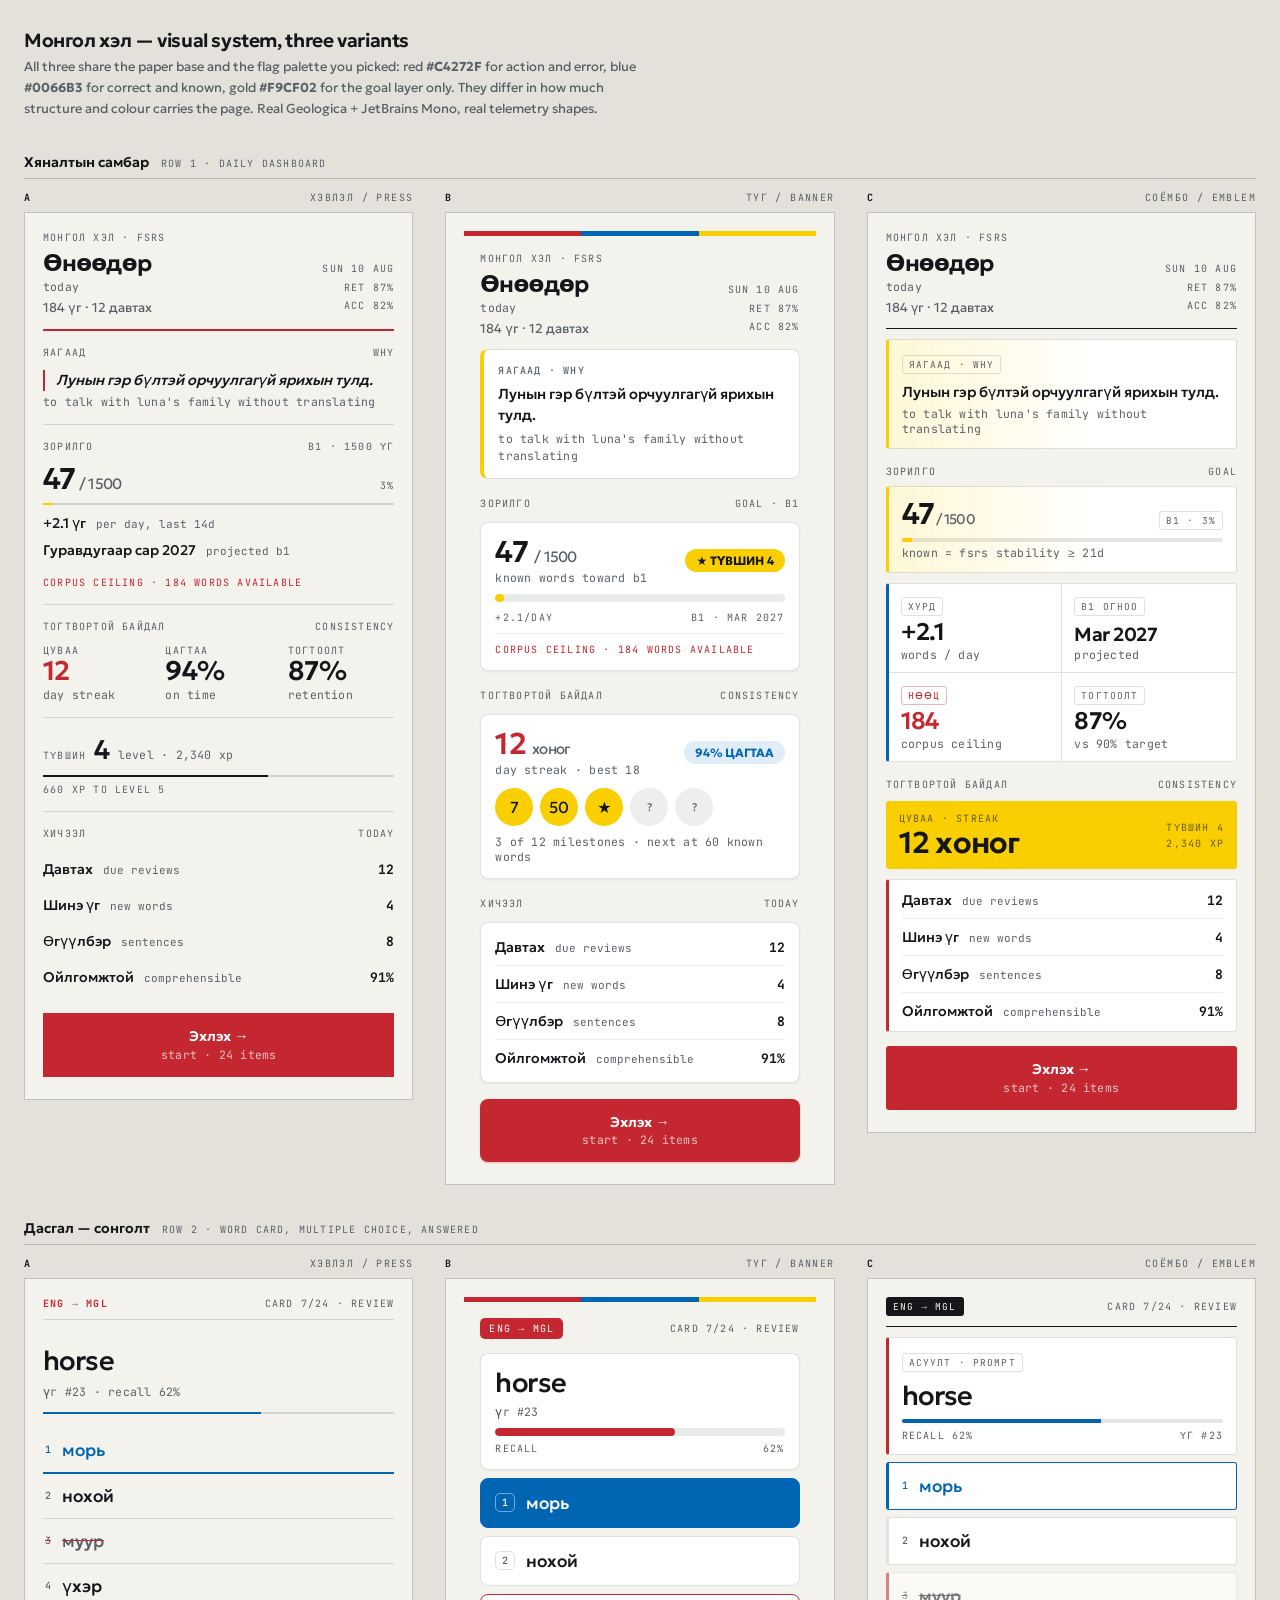
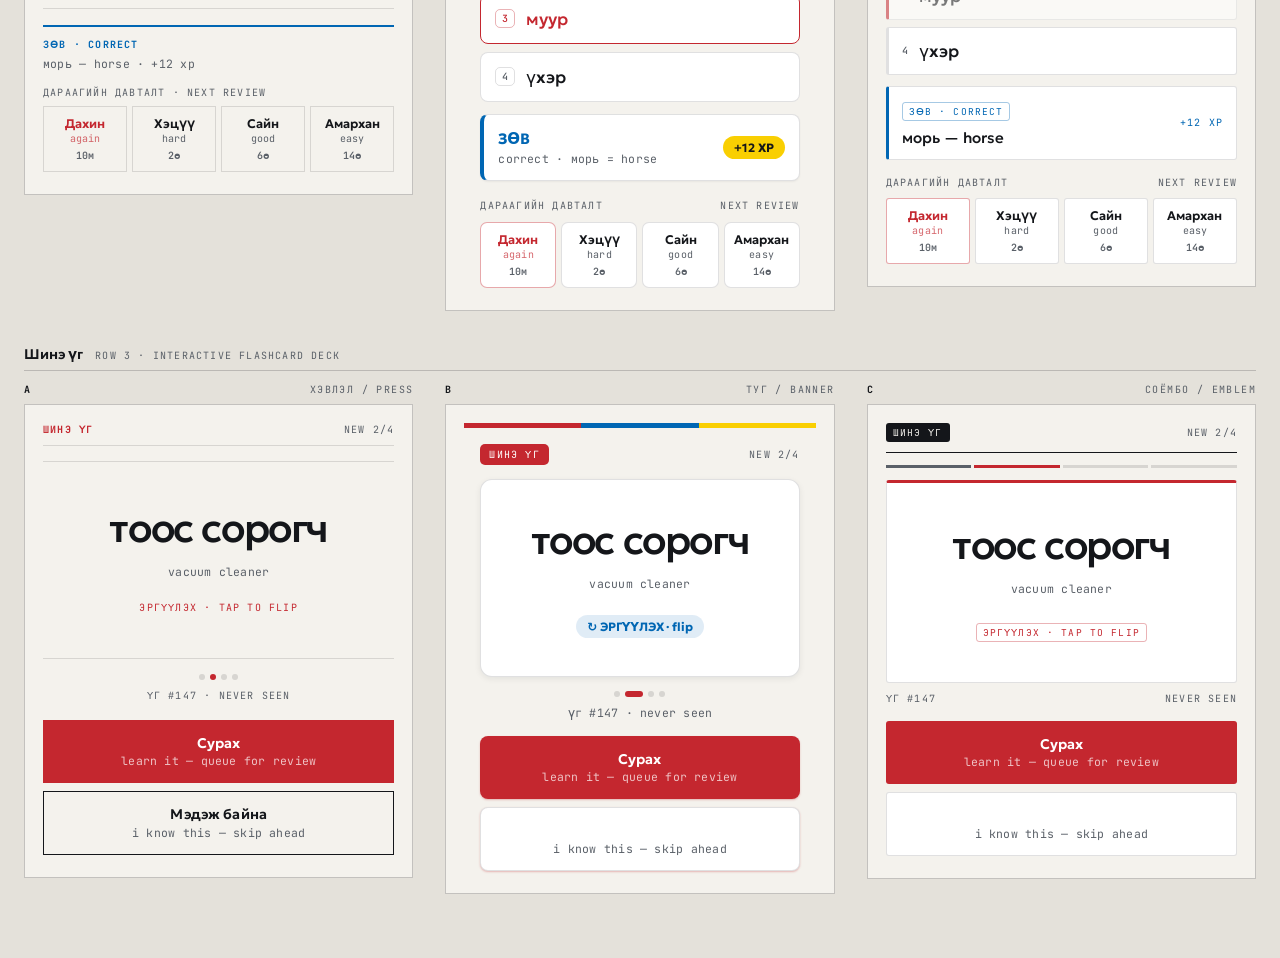
<file: tools/mockups.html>
<!doctype html>
<meta charset="utf-8">
<title>Монгол хэл — visual system, 3 variants</title>
<meta name="viewport" content="width=device-width,initial-scale=1">
<style>
/* Real project fonts, reached from tools/ */
@font-face{font-family:'Geologica';font-style:normal;font-weight:300 700;font-display:block;src:url('../src/fonts/geologica-cyrillic.woff2') format('woff2');unicode-range:U+0301,U+0400-045F,U+0490-0491,U+04B0-04B1,U+2116}
@font-face{font-family:'Geologica';font-style:normal;font-weight:300 700;font-display:block;src:url('../src/fonts/geologica-latin.woff2') format('woff2');unicode-range:U+0000-00FF,U+0131,U+0152-0153,U+02BB-02BC,U+02C6,U+02DA,U+02DC,U+2000-206F,U+20AC,U+2122,U+2191,U+2193,U+2212,U+2215,U+FEFF,U+FFFD}
@font-face{font-family:'Geologica';font-style:normal;font-weight:300 700;font-display:block;src:url('../src/fonts/geologica-latin-ext.woff2') format('woff2');unicode-range:U+0100-02BA,U+02BD-02C5,U+02C7-02CC,U+1E00-1E9F,U+2020,U+20A0-20AB,U+2113,U+2C60-2C7F}
@font-face{font-family:'JetBrains Mono';font-style:normal;font-weight:400 700;font-display:block;src:url('../src/fonts/jetbrains-mono-cyrillic.woff2') format('woff2');unicode-range:U+0301,U+0400-045F,U+0490-0491,U+04B0-04B1,U+2116}
@font-face{font-family:'JetBrains Mono';font-style:normal;font-weight:400 700;font-display:block;src:url('../src/fonts/jetbrains-mono-latin.woff2') format('woff2');unicode-range:U+0000-00FF,U+0131,U+0152-0153,U+02BB-02BC,U+02C6,U+02DA,U+02DC,U+2000-206F,U+20AC,U+2122,U+2191,U+2193,U+2212,U+2215,U+FEFF,U+FFFD}

/* ── flag tokens, shared by all three ─────────────────────────── */
:root{
  --red:#C4272F; --blue:#0066B3; --gold:#F9CF02;
  --paper:#F4F2ED; --white:#FFFFFF; --ink:#14161A; --muted:#5A6068;
  --rule:rgba(20,22,26,.13); --rule2:rgba(20,22,26,.07);
  --ease:cubic-bezier(.2,0,0,1);
}
*{margin:0;padding:0;box-sizing:border-box}
body{background:#E4E1DA;font-family:'Geologica',system-ui,sans-serif;color:var(--ink);
  -webkit-font-smoothing:antialiased;padding:28px 24px 64px}
.pagehead{max-width:1240px;margin:0 auto 22px}
.pagehead h1{font-size:19px;font-weight:600;letter-spacing:-.02em}
.pagehead p{font-size:13px;color:var(--muted);margin-top:5px;font-weight:400;max-width:70ch;line-height:1.6}
.rowhead{max-width:1240px;margin:34px auto 12px;display:flex;align-items:baseline;gap:12px;
  border-bottom:1px solid rgba(20,22,26,.2);padding-bottom:7px}
.rowhead b{font-size:14px;font-weight:600}
.rowhead span{font-family:'JetBrains Mono',monospace;font-size:10px;letter-spacing:.12em;
  text-transform:uppercase;color:var(--muted)}
.grid{max-width:1240px;margin:0 auto;display:grid;grid-template-columns:repeat(3,1fr);gap:32px}
.col>.name{font-family:'JetBrains Mono',monospace;font-size:10px;letter-spacing:.14em;
  text-transform:uppercase;color:var(--muted);margin-bottom:8px;display:flex;justify-content:space-between}
.col>.name b{color:var(--ink);font-weight:700}
.frame{background:var(--paper);border:1px solid rgba(20,22,26,.22);overflow:hidden}

/* ── shared primitives ─────────────────────────────────────────── */
.v{padding:18px 18px 22px;font-weight:400}
.mono{font-family:'JetBrains Mono',monospace;font-size:10px;letter-spacing:.12em;
  text-transform:uppercase;color:var(--muted)}
.gl{font-family:'JetBrains Mono',monospace;font-size:11.5px;letter-spacing:.02em;
  text-transform:lowercase;color:var(--muted);margin-top:3px;font-weight:400}
.top{display:flex;justify-content:space-between;align-items:flex-end;gap:10px}
.top h1{font-size:23px;font-weight:600;letter-spacing:-.03em;line-height:1.05;margin-top:7px}
.top .right{text-align:right;line-height:1.85;white-space:nowrap}
.sub{font-size:13px;color:var(--muted);margin-top:5px}
.why{font-size:14.5px;line-height:1.5;font-weight:500}
.prompt{font-size:44px;font-weight:500;letter-spacing:-.035em;line-height:1.08}
.prompt.en{font-size:27px;letter-spacing:-.02em}
.big{font-size:30px;font-weight:600;letter-spacing:-.025em;line-height:1}
.deckword{font-size:40px;font-weight:500;letter-spacing:-.035em;line-height:1.1;text-align:center}
.k{font-family:'JetBrains Mono',monospace;font-size:10px;flex:none}
.btn{display:block;width:100%;padding:14px;text-align:center;font-family:'Geologica',sans-serif;
  font-size:14px;font-weight:600;border:1px solid transparent;cursor:pointer;line-height:1.25}
.btn .gl{color:rgba(255,255,255,.72);margin-top:2px}
.btn.ghost{background:transparent;color:var(--ink);border-color:var(--rule)}
.btn.ghost .gl{color:var(--muted)}
.gb{display:grid;grid-template-columns:repeat(4,1fr);gap:5px}
.gb button{padding:9px 3px;text-align:center;font-family:'Geologica',sans-serif;font-size:12.5px;
  font-weight:600;background:var(--white);border:1px solid var(--rule);cursor:pointer;color:var(--ink)}
.gb .gl{font-size:10px;margin-top:1px}
.gb .ivl{font-family:'JetBrains Mono',monospace;font-size:10px;color:var(--muted);margin-top:4px}
.gb button.again{color:var(--red);border-color:rgba(196,39,47,.4)}
.gb button.again .gl{color:rgba(196,39,47,.7)}
.dots{display:flex;gap:5px;justify-content:center}
.dots i{width:6px;height:6px;border-radius:50%;background:var(--rule)}
.wl{display:flex;align-items:baseline;gap:10px;padding:9px 0}
.wl .mn{font-size:14px;font-weight:500}
.wl .en{flex:1;font-family:'JetBrains Mono',monospace;font-size:11px;color:var(--muted);text-transform:lowercase}
.wl .n{font-family:'JetBrains Mono',monospace;font-size:13px;font-weight:700}

/* ═══════════════════════════════════════════════════════════════
   A — ХЭВЛЭЛ / PRESS.  Print logic: no boxes, hairline rules,
   air, type does the work. Red is a rule and one button.
   ═══════════════════════════════════════════════════════════════ */
.A .v{padding:20px 20px 24px}
.A .sec{padding-top:15px;margin-top:15px;border-top:1px solid var(--rule)}
.A .sec.first{border-top:0;margin-top:0}
.A .top{border-bottom:2px solid var(--red);padding-bottom:13px}
.A .h{display:flex;justify-content:space-between;margin-bottom:11px}
.A .btn{background:var(--red);color:#fff;border-radius:0;letter-spacing:.01em}
.A .btn.ghost{background:transparent;color:var(--ink);border:1px solid var(--ink)}
.A .gb button{border-radius:0;background:transparent;border-color:var(--rule)}
.A .meter{height:2px;background:var(--rule);margin-top:9px}
.A .meter i{display:block;height:100%;background:var(--ink)}
.A .meter.gold i{background:var(--gold)}
.A .meter.blue i{background:var(--blue)}
.A .stats{display:flex;gap:16px}
.A .stats>div{flex:1}
.A .stats .big{font-size:27px}
.A .why{border-left:2px solid var(--red);padding-left:11px;font-style:italic}
.A .choice{display:flex;align-items:center;gap:11px;width:100%;text-align:left;padding:11px 2px;
  background:transparent;border:0;border-bottom:1px solid var(--rule);font-family:'Geologica',sans-serif;
  font-size:17px;font-weight:500;color:var(--ink);cursor:pointer}
.A .choice .k{color:var(--muted)}
.A .choice.right{color:var(--blue);border-bottom-color:var(--blue);border-bottom-width:2px}
.A .choice.right .k{color:var(--blue)}
.A .choice.wrong{color:var(--muted);text-decoration:line-through;text-decoration-color:var(--red)}
.A .tag{font-family:'JetBrains Mono',monospace;font-size:10px;letter-spacing:.12em;
  text-transform:uppercase;color:var(--red);font-weight:700}
.A .lvl{display:flex;align-items:baseline;gap:8px}
.A .lvl b{font-size:27px;font-weight:600;letter-spacing:-.02em}
.A .deck{border-top:1px solid var(--rule);border-bottom:1px solid var(--rule);padding:44px 0;margin:15px 0}
.A .dots i.on{background:var(--red)}

/* ═══════════════════════════════════════════════════════════════
   B — ТУГ / BANNER.  Flag-forward: white cards, the three-stripe
   motif, solid colour blocks, gold badge grounds.
   ═══════════════════════════════════════════════════════════════ */
.B .v{padding:0 0 20px;background:var(--paper)}
.B .stripe{display:flex;height:5px}
.B .stripe i{flex:1}
.B .stripe i:nth-child(1){background:var(--red)}
.B .stripe i:nth-child(2){background:var(--blue)}
.B .stripe i:nth-child(3){background:var(--gold)}
.B .pad{padding:0 16px}
.B .top{padding-top:16px}
.B .card{background:var(--white);border:1px solid var(--rule);border-radius:8px;padding:14px;
  box-shadow:0 1px 2px rgba(20,22,26,.05);margin-top:12px}
.B .h{display:flex;justify-content:space-between;margin:18px 0 0}
.B .btn{background:var(--red);color:#fff;border-radius:8px;box-shadow:0 1px 2px rgba(196,39,47,.3)}
.B .btn.ghost{border-radius:8px;background:var(--white)}
.B .gb button{border-radius:7px}
.B .meter{height:8px;background:rgba(20,22,26,.09);border-radius:4px;margin-top:9px;overflow:hidden}
.B .meter i{display:block;height:100%;background:var(--blue);border-radius:4px}
.B .meter.gold i{background:var(--gold)}
.B .meter.red i{background:var(--red)}
.B .chip{display:inline-flex;align-items:center;gap:6px;background:var(--gold);color:var(--ink);
  border-radius:20px;padding:4px 11px;font-size:12px;font-weight:700;letter-spacing:-.01em}
.B .chip.blue{background:rgba(0,102,179,.12);color:var(--blue)}
.B .why{background:var(--white);border:1px solid var(--rule);border-left:4px solid var(--gold);
  border-radius:8px;padding:13px 14px;margin-top:12px}
.B .choice{display:flex;align-items:center;gap:11px;width:100%;text-align:left;padding:13px 14px;
  background:var(--white);border:1.5px solid var(--rule);border-radius:8px;font-family:'Geologica',sans-serif;
  font-size:17px;font-weight:500;color:var(--ink);cursor:pointer;margin-top:8px}
.B .choice .k{color:var(--muted);border:1px solid var(--rule);border-radius:5px;padding:2px 6px}
.B .choice.right{background:var(--blue);color:#fff;border-color:var(--blue)}
.B .choice.right .k{color:#fff;border-color:rgba(255,255,255,.45)}
.B .choice.wrong{border-color:var(--red);color:var(--red)}
.B .choice.wrong .k{color:var(--red);border-color:rgba(196,39,47,.35)}
.B .tag{display:inline-block;font-family:'JetBrains Mono',monospace;font-size:10px;letter-spacing:.12em;
  text-transform:uppercase;background:var(--red);color:#fff;padding:4px 9px;border-radius:5px}
.B .badges{display:flex;gap:7px;margin-top:11px}
.B .badge{width:38px;height:38px;border-radius:50%;background:var(--gold);display:flex;
  align-items:center;justify-content:center;font-size:16px}
.B .badge.off{background:rgba(20,22,26,.07)}
.B .deckcard{background:var(--white);border:1px solid var(--rule);border-radius:12px;padding:38px 16px;
  box-shadow:0 2px 6px rgba(20,22,26,.07);margin-top:14px}
.B .dots i.on{background:var(--red);width:18px;border-radius:3px}

/* ═══════════════════════════════════════════════════════════════
   C — СОЁМБО / EMBLEM.  Instrument panel on paper: coloured
   spines name each domain, boxed mono labels, dense grids.
   ═══════════════════════════════════════════════════════════════ */
.C .v{padding:16px 16px 22px}
.C .top{border-bottom:1px solid var(--ink);padding-bottom:12px}
.C .panel{background:var(--white);border:1px solid var(--rule);border-left:3px solid var(--muted);
  border-radius:3px;padding:12px 13px;margin-top:10px}
.C .panel.red{border-left-color:var(--red)}
.C .panel.blue{border-left-color:var(--blue)}
.C .panel.gold{border-left-color:var(--gold);background:linear-gradient(90deg,rgba(249,207,2,.16),rgba(249,207,2,0) 62%),var(--white)}
.C .lab{display:inline-block;font-family:'JetBrains Mono',monospace;font-size:9.5px;letter-spacing:.12em;
  text-transform:uppercase;color:var(--muted);border:1px solid var(--rule);border-radius:3px;padding:2px 6px}
.C .lab.red{color:var(--red);border-color:rgba(196,39,47,.35)}
.C .h{display:flex;justify-content:space-between;align-items:center;margin-top:16px}
.C .btn{background:var(--red);color:#fff;border-radius:3px}
.C .btn.ghost{border-radius:3px;background:var(--white)}
.C .gb button{border-radius:3px}
.C .meter{height:4px;background:rgba(20,22,26,.11);border-radius:2px;margin-top:8px;overflow:hidden}
.C .meter i{display:block;height:100%;background:var(--blue)}
.C .meter.gold i{background:var(--gold)}
.C .grid2{display:grid;grid-template-columns:1fr 1fr}
.C .grid2>div{padding:10px 12px;border-right:1px solid var(--rule);border-bottom:1px solid var(--rule)}
.C .grid2>div:nth-child(2n){border-right:0}
.C .grid2>div:nth-last-child(-n+2){border-bottom:0}
.C .grid2 .big{font-size:24px;margin-top:4px}
.C .choice{display:flex;align-items:center;gap:11px;width:100%;text-align:left;padding:12px 13px;
  background:var(--white);border:1px solid var(--rule);border-left:3px solid var(--rule);border-radius:3px;
  font-family:'Geologica',sans-serif;font-size:17px;font-weight:500;color:var(--ink);cursor:pointer;margin-top:7px}
.C .choice .k{color:var(--muted)}
.C .choice.right{border-left-color:var(--blue);border-color:var(--blue);color:var(--blue)}
.C .choice.right .k{color:var(--blue)}
.C .choice.wrong{border-left-color:var(--red);opacity:.55;text-decoration:line-through}
.C .tag{display:inline-block;font-family:'JetBrains Mono',monospace;font-size:9.5px;letter-spacing:.12em;
  text-transform:uppercase;background:var(--ink);color:var(--paper);padding:3px 7px;border-radius:3px}
.C .goldband{background:var(--gold);color:var(--ink);border-radius:3px;padding:11px 13px;margin-top:10px;
  display:flex;justify-content:space-between;align-items:center}
.C .goldband .mono{color:rgba(20,22,26,.62)}
.C .deckpanel{background:var(--white);border:1px solid var(--rule);border-top:3px solid var(--red);
  border-radius:3px;padding:40px 14px;margin-top:12px}
.C .dots i{border-radius:0;width:100%;height:3px}
.C .dots{gap:3px}
.C .dots i.on{background:var(--red)}
.C .dots i.done{background:var(--muted)}
</style>

<div class="pagehead">
  <h1>Монгол хэл — visual system, three variants</h1>
  <p>All three share the paper base and the flag palette you picked: red <b>#C4272F</b> for action and error,
     blue <b>#0066B3</b> for correct and known, gold <b>#F9CF02</b> for the goal layer only. They differ in how
     much structure and colour carries the page. Real Geologica + JetBrains Mono, real telemetry shapes.</p>
</div>

<div class="rowhead"><b>Хяналтын самбар</b><span>Row 1 · daily dashboard</span></div>
<div class="grid" id="r1"></div>

<div class="rowhead"><b>Дасгал — сонголт</b><span>Row 2 · word card, multiple choice, answered</span></div>
<div class="grid" id="r2"></div>

<div class="rowhead"><b>Шинэ үг</b><span>Row 3 · interactive flashcard deck</span></div>
<div class="grid" id="r3"></div>

<script>
const NAMES = {
  A:['A','ХЭВЛЭЛ / PRESS'],
  B:['B','ТУГ / BANNER'],
  C:['C','СОЁМБО / EMBLEM']
};

/* ── Row 1: dashboard ───────────────────────────────────────── */
function dash(v){
  const head = `<div class="top">
      <div><div class="mono">МОНГОЛ ХЭЛ · FSRS</div>
        <h1>Өнөөдөр</h1><div class="gl">today</div>
        <div class="sub">184 үг · 12 давтах</div></div>
      <div class="mono right">SUN 10 AUG<br>RET 87%<br>ACC 82%</div>
    </div>`;

  if(v==='A') return `<div class="v A">${head}
    <div class="sec first">
      <div class="h"><span class="mono">Яагаад</span><span class="mono">WHY</span></div>
      <div class="why">Лунын гэр бүлтэй орчуулгагүй ярихын тулд.</div>
      <div class="gl">to talk with luna's family without translating</div>
    </div>
    <div class="sec">
      <div class="h"><span class="mono">Зорилго</span><span class="mono">B1 · 1500 ҮГ</span></div>
      <div style="display:flex;justify-content:space-between;align-items:baseline">
        <div class="big">47<span style="font-size:15px;color:var(--muted);font-weight:400"> / 1500</span></div>
        <div class="mono">3%</div></div>
      <div class="meter gold"><i style="width:3.1%"></i></div>
      <div class="wl"><span class="mn">+2.1 үг</span><span class="en">per day, last 14d</span></div>
      <div class="wl" style="padding-top:0"><span class="mn">Гуравдугаар сар 2027</span><span class="en">projected b1</span></div>
      <div class="mono" style="color:var(--red);margin-top:8px">CORPUS CEILING · 184 WORDS AVAILABLE</div>
    </div>
    <div class="sec">
      <div class="h"><span class="mono">Тогтвортой байдал</span><span class="mono">CONSISTENCY</span></div>
      <div class="stats">
        <div><div class="mono">ЦУВАА</div><div class="big" style="color:var(--red)">12</div><div class="gl">day streak</div></div>
        <div><div class="mono">ЦАГТАА</div><div class="big">94%</div><div class="gl">on time</div></div>
        <div><div class="mono">ТОГТООЛТ</div><div class="big">87%</div><div class="gl">retention</div></div>
      </div>
    </div>
    <div class="sec">
      <div class="lvl"><span class="mono">ТҮВШИН</span><b>4</b><span class="gl" style="margin:0">level · 2,340 xp</span></div>
      <div class="meter"><i style="width:64%"></i></div>
      <div class="mono" style="margin-top:6px">660 XP TO LEVEL 5</div>
    </div>
    <div class="sec">
      <div class="h"><span class="mono">Хичээл</span><span class="mono">TODAY</span></div>
      <div class="wl"><span class="mn">Давтах</span><span class="en">due reviews</span><span class="n">12</span></div>
      <div class="wl"><span class="mn">Шинэ үг</span><span class="en">new words</span><span class="n">4</span></div>
      <div class="wl"><span class="mn">Өгүүлбэр</span><span class="en">sentences</span><span class="n">8</span></div>
      <div class="wl"><span class="mn">Ойлгомжтой</span><span class="en">comprehensible</span><span class="n">91%</span></div>
    </div>
    <button class="btn" style="margin-top:18px">Эхлэх →<div class="gl">start · 24 items</div></button>
  </div>`;

  if(v==='B') return `<div class="v B"><div class="stripe"><i></i><i></i><i></i></div>
    <div class="pad">${head}
    <div class="why"><div class="mono">ЯАГААД · WHY</div>
      <div style="font-size:14.5px;font-weight:500;line-height:1.5;margin-top:6px">Лунын гэр бүлтэй орчуулгагүй ярихын тулд.</div>
      <div class="gl">to talk with luna's family without translating</div></div>
    <div class="h"><span class="mono">Зорилго</span><span class="mono">GOAL · B1</span></div>
    <div class="card">
      <div style="display:flex;justify-content:space-between;align-items:center">
        <div><div class="big">47 <span style="font-size:15px;color:var(--muted);font-weight:400">/ 1500</span></div>
          <div class="gl">known words toward b1</div></div>
        <span class="chip">★ ТҮВШИН 4</span></div>
      <div class="meter gold"><i style="width:3.1%"></i></div>
      <div style="display:flex;justify-content:space-between;margin-top:9px">
        <span class="mono">+2.1/DAY</span><span class="mono">B1 · MAR 2027</span></div>
      <div class="mono" style="color:var(--red);margin-top:9px;padding-top:9px;border-top:1px solid var(--rule2)">
        CORPUS CEILING · 184 WORDS AVAILABLE</div>
    </div>
    <div class="h"><span class="mono">Тогтвортой байдал</span><span class="mono">CONSISTENCY</span></div>
    <div class="card">
      <div style="display:flex;justify-content:space-between;align-items:center">
        <div><div class="big" style="color:var(--red)">12 <span style="font-size:15px;color:var(--muted);font-weight:400">хоног</span></div>
          <div class="gl">day streak · best 18</div></div>
        <span class="chip blue">94% ЦАГТАА</span></div>
      <div class="badges">
        <div class="badge">7</div><div class="badge">50</div><div class="badge">★</div>
        <div class="badge off" style="color:var(--muted);font-size:11px">?</div>
        <div class="badge off" style="color:var(--muted);font-size:11px">?</div></div>
      <div class="gl" style="margin-top:8px">3 of 12 milestones · next at 60 known words</div>
    </div>
    <div class="h"><span class="mono">Хичээл</span><span class="mono">TODAY</span></div>
    <div class="card" style="padding:6px 14px">
      <div class="wl"><span class="mn">Давтах</span><span class="en">due reviews</span><span class="n">12</span></div>
      <div class="wl" style="border-top:1px solid var(--rule2)"><span class="mn">Шинэ үг</span><span class="en">new words</span><span class="n">4</span></div>
      <div class="wl" style="border-top:1px solid var(--rule2)"><span class="mn">Өгүүлбэр</span><span class="en">sentences</span><span class="n">8</span></div>
      <div class="wl" style="border-top:1px solid var(--rule2)"><span class="mn">Ойлгомжтой</span><span class="en">comprehensible</span><span class="n">91%</span></div>
    </div>
    <button class="btn" style="margin-top:16px">Эхлэх →<div class="gl">start · 24 items</div></button>
    </div></div>`;

  return `<div class="v C">${head}
    <div class="panel gold">
      <span class="lab">ЯАГААД · WHY</span>
      <div style="font-size:14.5px;font-weight:500;line-height:1.5;margin-top:8px">Лунын гэр бүлтэй орчуулгагүй ярихын тулд.</div>
      <div class="gl">to talk with luna's family without translating</div></div>
    <div class="h"><span class="mono">Зорилго</span><span class="mono">GOAL</span></div>
    <div class="panel gold" style="margin-top:8px">
      <div style="display:flex;justify-content:space-between;align-items:baseline">
        <div class="big">47<span style="font-size:14px;color:var(--muted);font-weight:400"> / 1500</span></div>
        <span class="lab">B1 · 3%</span></div>
      <div class="meter gold"><i style="width:3.1%"></i></div>
      <div class="gl">known = fsrs stability ≥ 21d</div></div>
    <div class="panel" style="padding:0;border-left-color:var(--blue)">
      <div class="grid2">
        <div><span class="lab">ХУРД</span><div class="big">+2.1</div><div class="gl">words / day</div></div>
        <div><span class="lab">B1 ОГНОО</span><div class="big" style="font-size:19px;margin-top:9px">Mar 2027</div><div class="gl">projected</div></div>
        <div><span class="lab red">НӨӨЦ</span><div class="big" style="color:var(--red)">184</div><div class="gl">corpus ceiling</div></div>
        <div><span class="lab">ТОГТООЛТ</span><div class="big">87%</div><div class="gl">vs 90% target</div></div>
      </div></div>
    <div class="h"><span class="mono">Тогтвортой байдал</span><span class="mono">CONSISTENCY</span></div>
    <div class="goldband">
      <div><div class="mono">ЦУВАА · STREAK</div>
        <div class="big" style="margin-top:3px">12 хоног</div></div>
      <div style="text-align:right"><div class="mono">ТҮВШИН 4</div>
        <div class="mono" style="margin-top:3px">2,340 XP</div></div></div>
    <div class="panel red" style="padding:2px 13px">
      <div class="wl"><span class="mn">Давтах</span><span class="en">due reviews</span><span class="n">12</span></div>
      <div class="wl" style="border-top:1px solid var(--rule2)"><span class="mn">Шинэ үг</span><span class="en">new words</span><span class="n">4</span></div>
      <div class="wl" style="border-top:1px solid var(--rule2)"><span class="mn">Өгүүлбэр</span><span class="en">sentences</span><span class="n">8</span></div>
      <div class="wl" style="border-top:1px solid var(--rule2)"><span class="mn">Ойлгомжтой</span><span class="en">comprehensible</span><span class="n">91%</span></div>
    </div>
    <button class="btn" style="margin-top:14px">Эхлэх →<div class="gl">start · 24 items</div></button>
  </div>`;
}

/* ── Row 2: word card, multiple choice, answered ────────────── */
function mc(v){
  const opts = [['1','морь','right'],['2','нохой',''],['3','муур','wrong'],['4','үхэр','']];
  const grades = [['Дахин','again','10м','again'],['Хэцүү','hard','2ө',''],['Сайн','good','6ө',''],['Амархан','easy','14ө','']];
  const gb = `<div class="gb">${grades.map(g=>`<button class="${g[3]}">${g[0]}
      <div class="gl">${g[1]}</div><div class="ivl">${g[2]}</div></button>`).join('')}</div>`;

  if(v==='A') return `<div class="v A">
    <div style="display:flex;justify-content:space-between;align-items:center;border-bottom:1px solid var(--rule);padding-bottom:9px">
      <span class="tag">ENG → MGL</span><span class="mono">CARD 7/24 · REVIEW</span></div>
    <div style="padding:26px 0 4px"><div class="prompt en">horse</div>
      <div class="gl" style="margin-top:8px">үг #23 · recall 62%</div></div>
    <div class="meter blue" style="margin-bottom:14px"><i style="width:62%"></i></div>
    ${opts.map(o=>`<button class="choice ${o[2]}"><span class="k">${o[0]}</span>${o[1]}</button>`).join('')}
    <div style="margin-top:16px;border-top:2px solid var(--blue);padding-top:11px">
      <div class="mono" style="color:var(--blue);font-weight:700">ЗӨВ · CORRECT</div>
      <div class="gl" style="margin-top:5px">морь — horse · +12 xp</div></div>
    <div style="margin-top:15px"><div class="mono" style="margin-bottom:7px">ДАРААГИЙН ДАВТАЛТ · NEXT REVIEW</div>${gb}</div>
  </div>`;

  if(v==='B') return `<div class="v B"><div class="stripe"><i></i><i></i><i></i></div><div class="pad" style="padding-top:16px">
    <div style="display:flex;justify-content:space-between;align-items:center">
      <span class="tag">ENG → MGL</span><span class="mono">CARD 7/24 · REVIEW</span></div>
    <div class="card" style="margin-top:14px">
      <div class="prompt en">horse</div>
      <div class="gl" style="margin-top:6px">үг #23</div>
      <div class="meter red"><i style="width:62%"></i></div>
      <div style="display:flex;justify-content:space-between;margin-top:6px">
        <span class="mono">RECALL</span><span class="mono">62%</span></div>
    </div>
    ${opts.map(o=>`<button class="choice ${o[2]}"><span class="k">${o[0]}</span>${o[1]}</button>`).join('')}
    <div class="card" style="border-left:4px solid var(--blue)">
      <div style="display:flex;justify-content:space-between;align-items:center">
        <div><div style="font-size:15px;font-weight:700;color:var(--blue)">ЗӨВ</div>
          <div class="gl">correct · морь = horse</div></div>
        <span class="chip">+12 XP</span></div></div>
    <div class="h"><span class="mono">Дараагийн давталт</span><span class="mono">NEXT REVIEW</span></div>
    <div style="margin-top:10px">${gb}</div>
    </div></div>`;

  return `<div class="v C">
    <div style="display:flex;justify-content:space-between;align-items:center;border-bottom:1px solid var(--ink);padding-bottom:10px">
      <span class="tag">ENG → MGL</span><span class="mono">CARD 7/24 · REVIEW</span></div>
    <div class="panel red">
      <span class="lab">АСУУЛТ · PROMPT</span>
      <div class="prompt en" style="margin-top:9px">horse</div>
      <div class="meter"><i style="width:62%"></i></div>
      <div style="display:flex;justify-content:space-between;margin-top:6px">
        <span class="mono">RECALL 62%</span><span class="mono">ҮГ #23</span></div></div>
    ${opts.map(o=>`<button class="choice ${o[2]}"><span class="k">${o[0]}</span>${o[1]}</button>`).join('')}
    <div class="panel blue" style="margin-top:11px">
      <div style="display:flex;justify-content:space-between;align-items:center">
        <div><span class="lab" style="color:var(--blue);border-color:rgba(0,102,179,.35)">ЗӨВ · CORRECT</span>
          <div style="font-size:15px;font-weight:500;margin-top:7px">морь — horse</div></div>
        <div class="mono" style="color:var(--blue)">+12 XP</div></div></div>
    <div class="h"><span class="mono">Дараагийн давталт</span><span class="mono">NEXT REVIEW</span></div>
    <div style="margin-top:9px">${gb}</div>
  </div>`;
}

/* ── Row 3: interactive flashcard deck ──────────────────────── */
function deck(v){
  const dots = n => Array.from({length:4},(_,i)=>
    `<i class="${i<1?'done':i===1?'on':''}"></i>`).join('');

  if(v==='A') return `<div class="v A">
    <div style="display:flex;justify-content:space-between;align-items:center;border-bottom:1px solid var(--rule);padding-bottom:9px">
      <span class="tag">ШИНЭ ҮГ</span><span class="mono">NEW 2/4</span></div>
    <div class="deck">
      <div class="deckword">тоос сорогч</div>
      <div class="gl" style="text-align:center;margin-top:14px">vacuum cleaner</div>
      <div class="mono" style="text-align:center;margin-top:22px;color:var(--red)">ЭРГҮҮЛЭХ · TAP TO FLIP</div>
    </div>
    <div class="dots">${dots()}</div>
    <div class="mono" style="text-align:center;margin-top:9px">ҮГ #147 · NEVER SEEN</div>
    <button class="btn" style="margin-top:18px">Сурах<div class="gl">learn it — queue for review</div></button>
    <button class="btn ghost" style="margin-top:8px">Мэдэж байна<div class="gl">i know this — skip ahead</div></button>
  </div>`;

  if(v==='B') return `<div class="v B"><div class="stripe"><i></i><i></i><i></i></div><div class="pad" style="padding-top:16px">
    <div style="display:flex;justify-content:space-between;align-items:center">
      <span class="tag">ШИНЭ ҮГ</span><span class="mono">NEW 2/4</span></div>
    <div class="deckcard">
      <div class="deckword">тоос сорогч</div>
      <div class="gl" style="text-align:center;margin-top:14px">vacuum cleaner</div>
      <div style="text-align:center;margin-top:24px"><span class="chip blue">↻ ЭРГҮҮЛЭХ · flip</span></div>
    </div>
    <div class="dots" style="margin-top:14px">${dots()}</div>
    <div class="gl" style="text-align:center;margin-top:8px">үг #147 · never seen</div>
    <button class="btn" style="margin-top:16px">Сурах<div class="gl">learn it — queue for review</div></button>
    <button class="btn ghost" style="margin-top:8px">Мэдэж байна<div class="gl">i know this — skip ahead</div></button>
    </div></div>`;

  return `<div class="v C">
    <div style="display:flex;justify-content:space-between;align-items:center;border-bottom:1px solid var(--ink);padding-bottom:10px">
      <span class="tag">ШИНЭ ҮГ</span><span class="mono">NEW 2/4</span></div>
    <div class="dots" style="margin-top:12px">${dots()}</div>
    <div class="deckpanel">
      <div class="deckword">тоос сорогч</div>
      <div class="gl" style="text-align:center;margin-top:14px">vacuum cleaner</div>
      <div style="text-align:center;margin-top:24px"><span class="lab red">ЭРГҮҮЛЭХ · TAP TO FLIP</span></div>
    </div>
    <div style="display:flex;justify-content:space-between;margin-top:9px">
      <span class="mono">ҮГ #147</span><span class="mono">NEVER SEEN</span></div>
    <button class="btn" style="margin-top:16px">Сурах<div class="gl">learn it — queue for review</div></button>
    <button class="btn ghost" style="margin-top:8px">Мэдэж байна<div class="gl">i know this — skip ahead</div></button>
  </div>`;
}

for(const [row,fn] of [['r1',dash],['r2',mc],['r3',deck]]){
  document.getElementById(row).innerHTML = ['A','B','C'].map(v=>
    `<div class="col"><div class="name"><b>${NAMES[v][0]}</b><span>${NAMES[v][1]}</span></div>
     <div class="frame">${fn(v)}</div></div>`).join('');
}
</script>
</file>
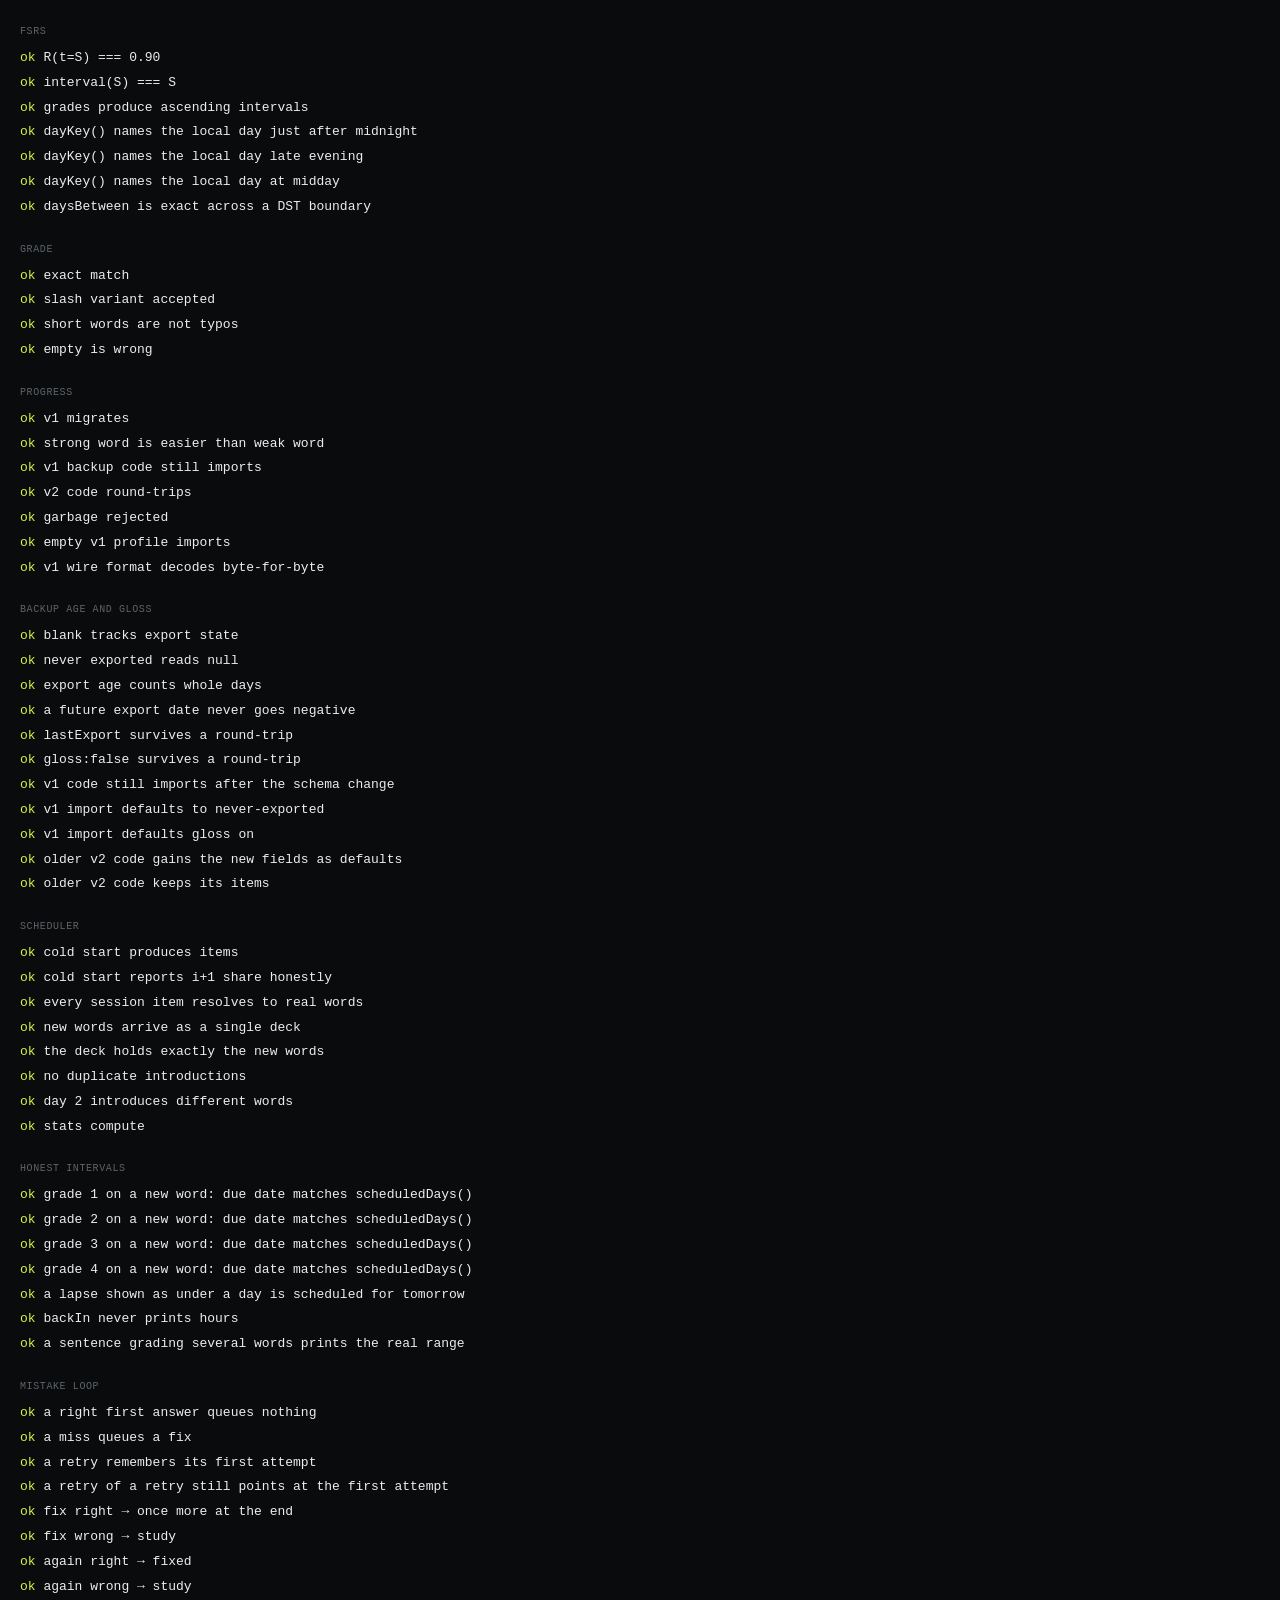
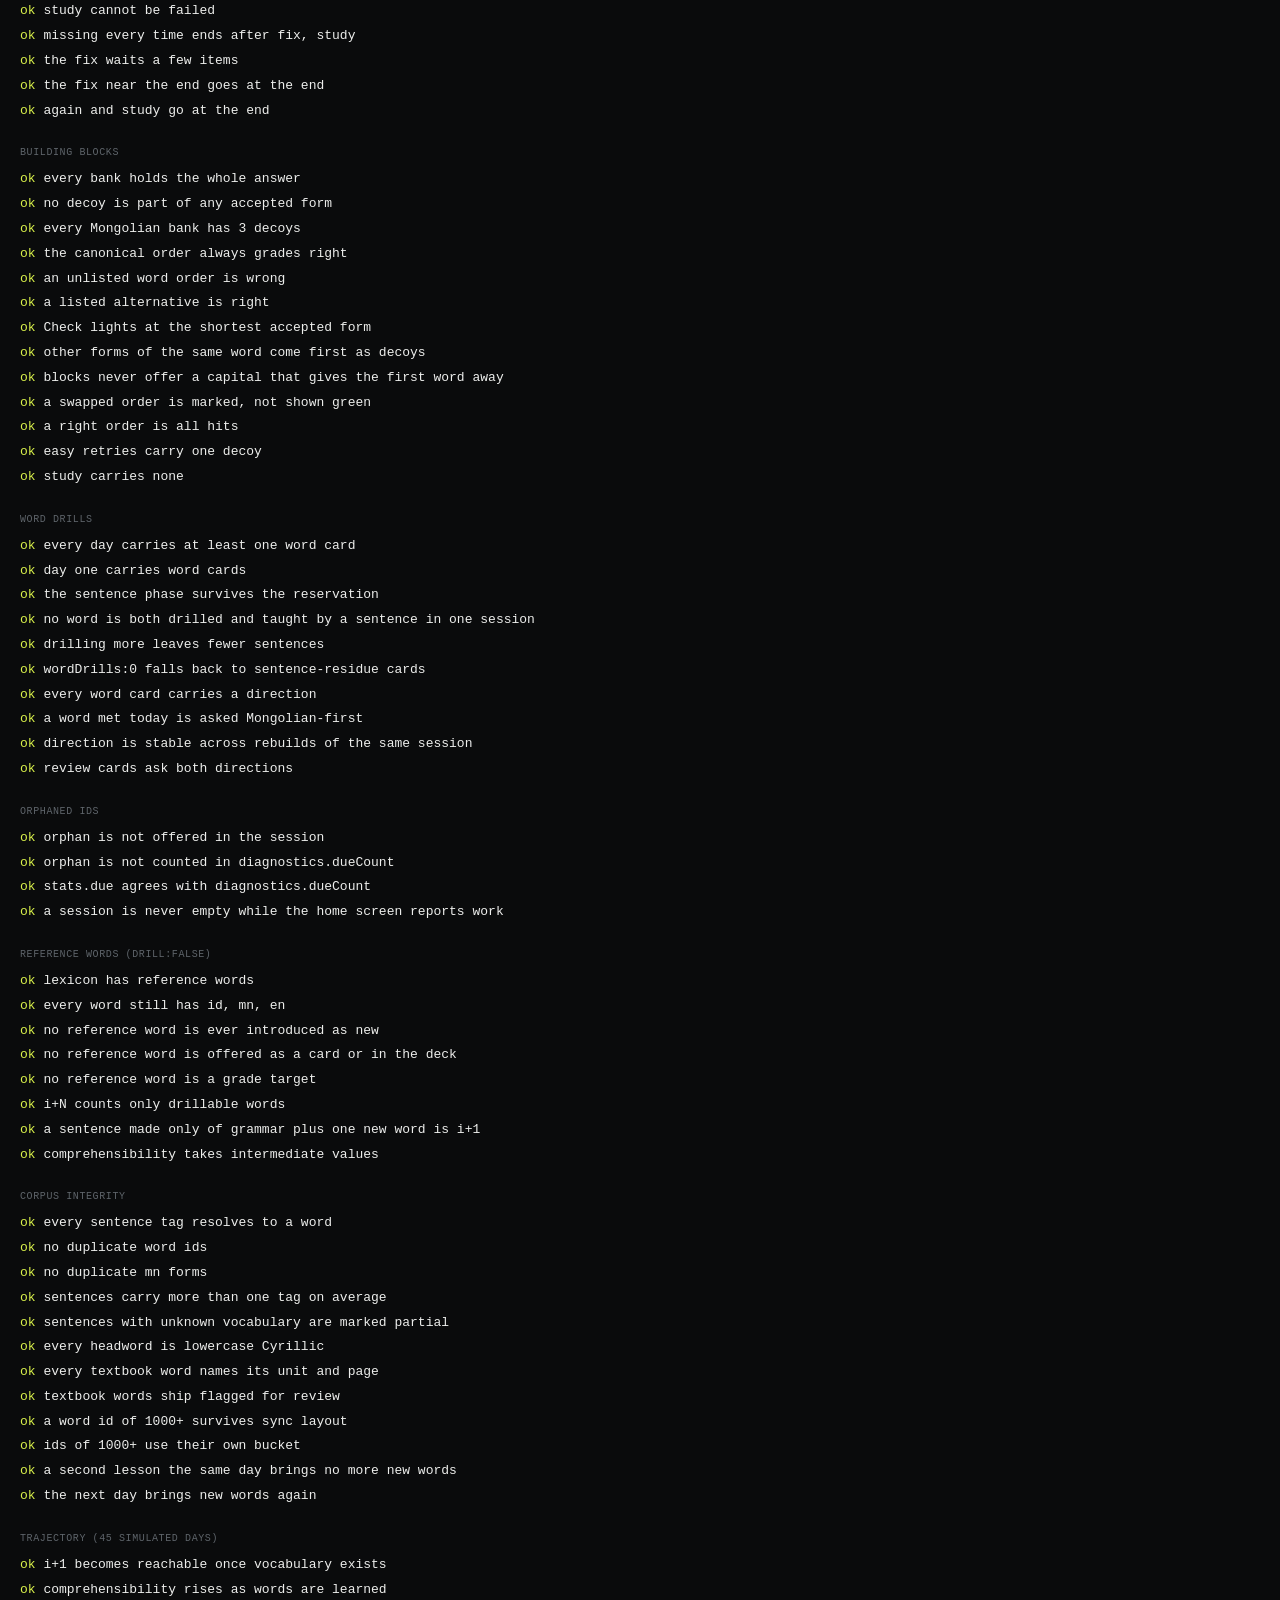
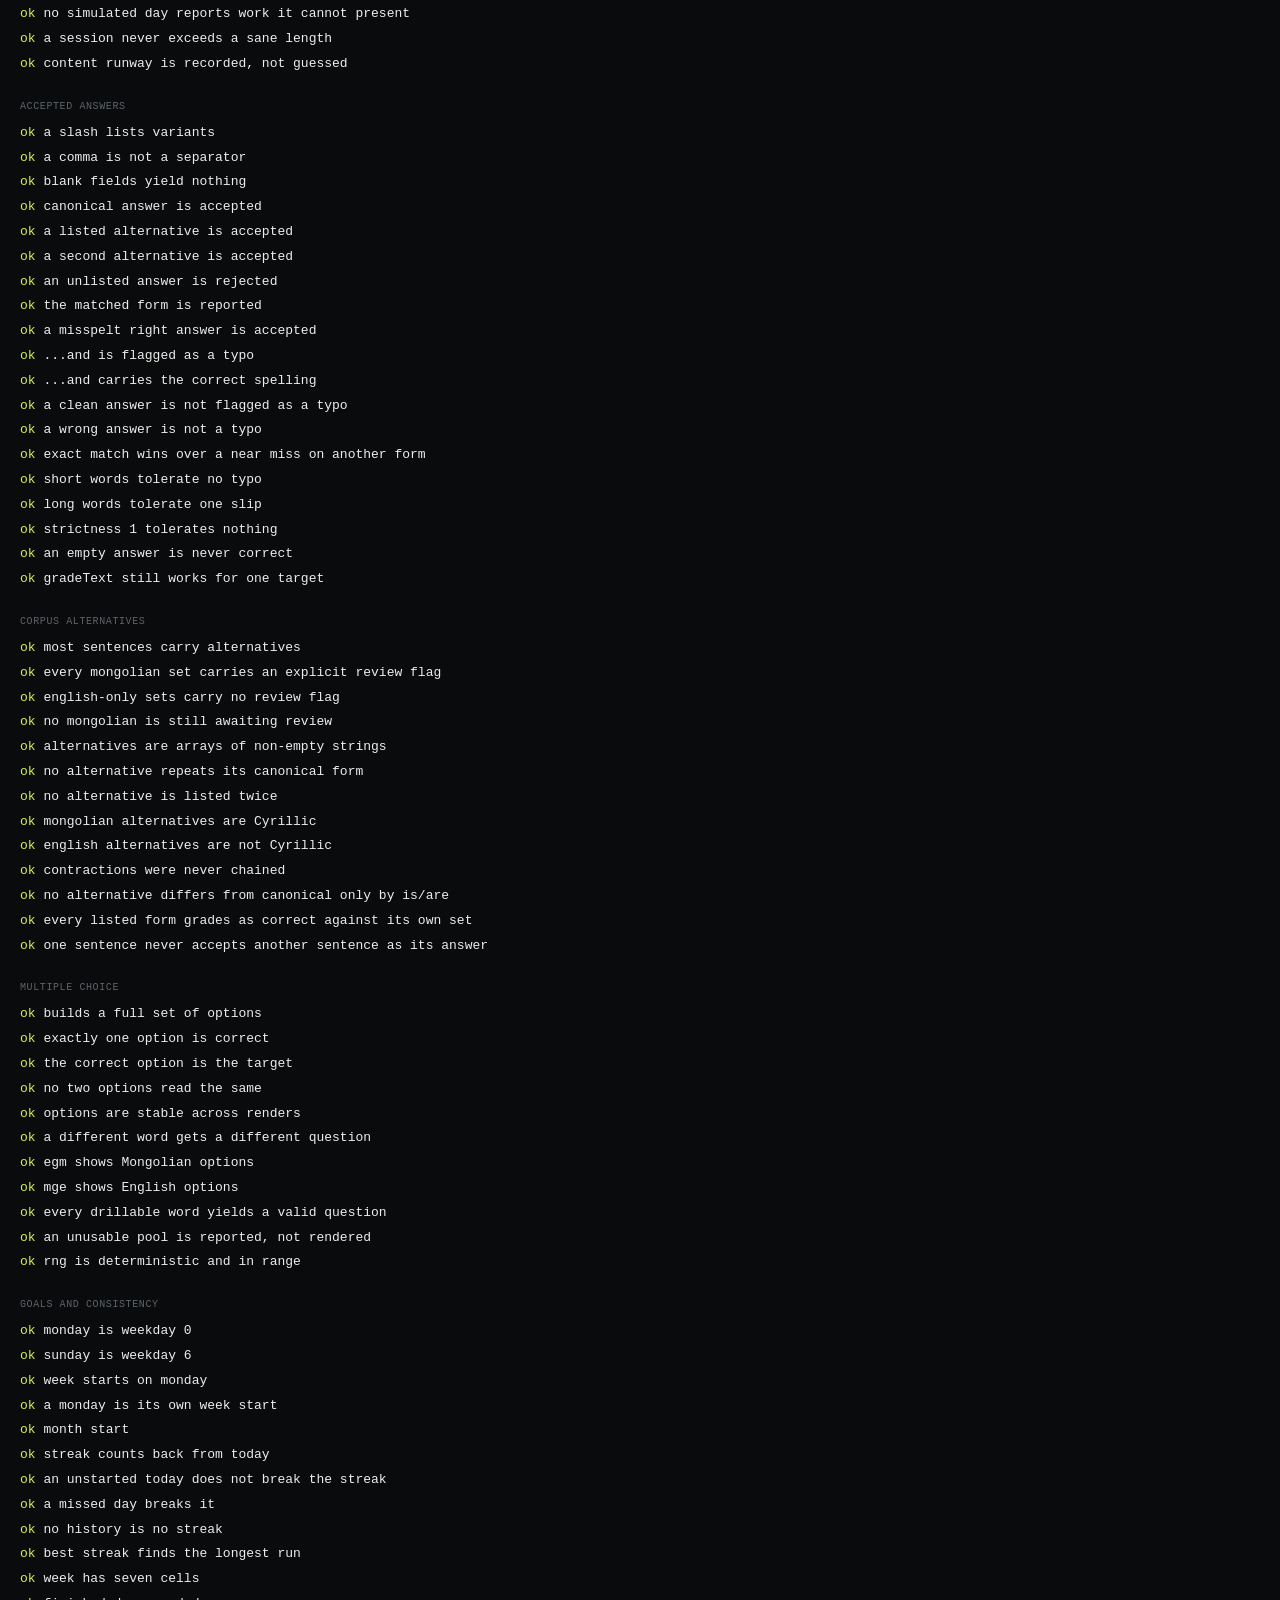
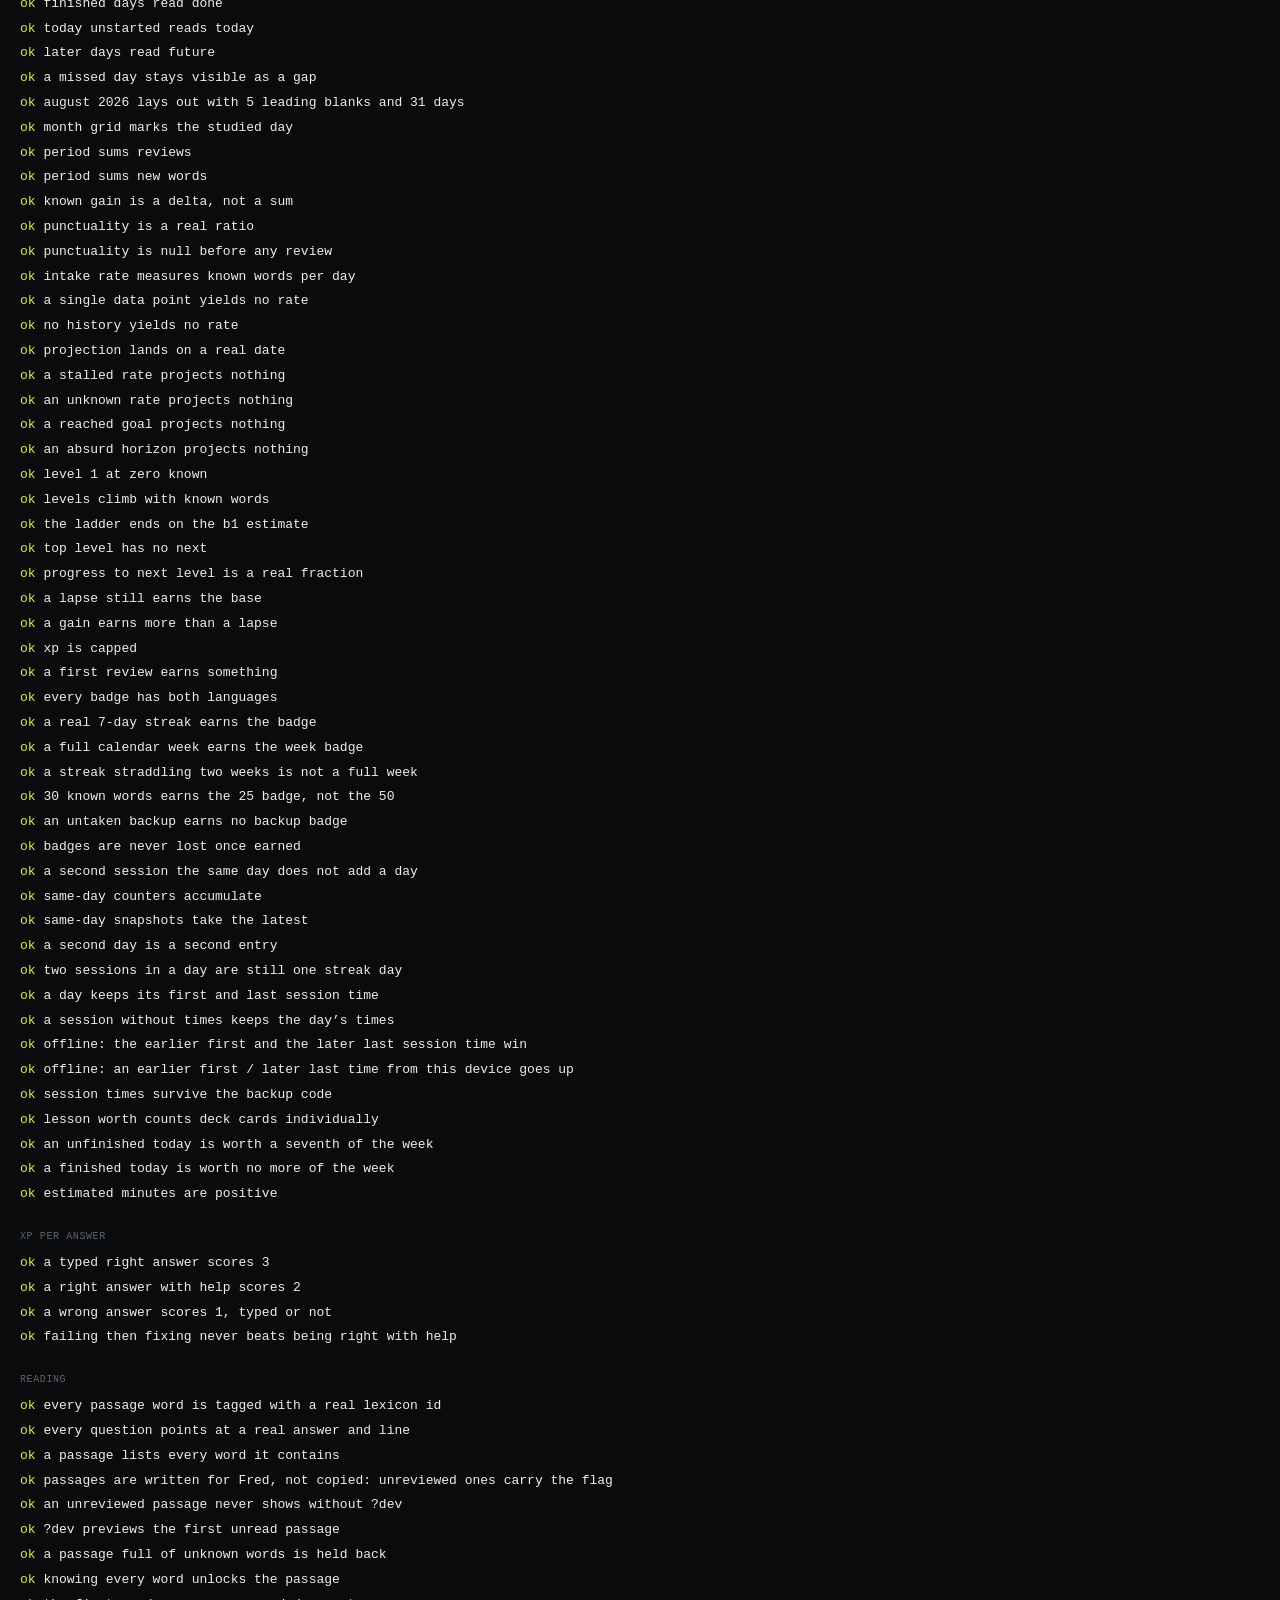
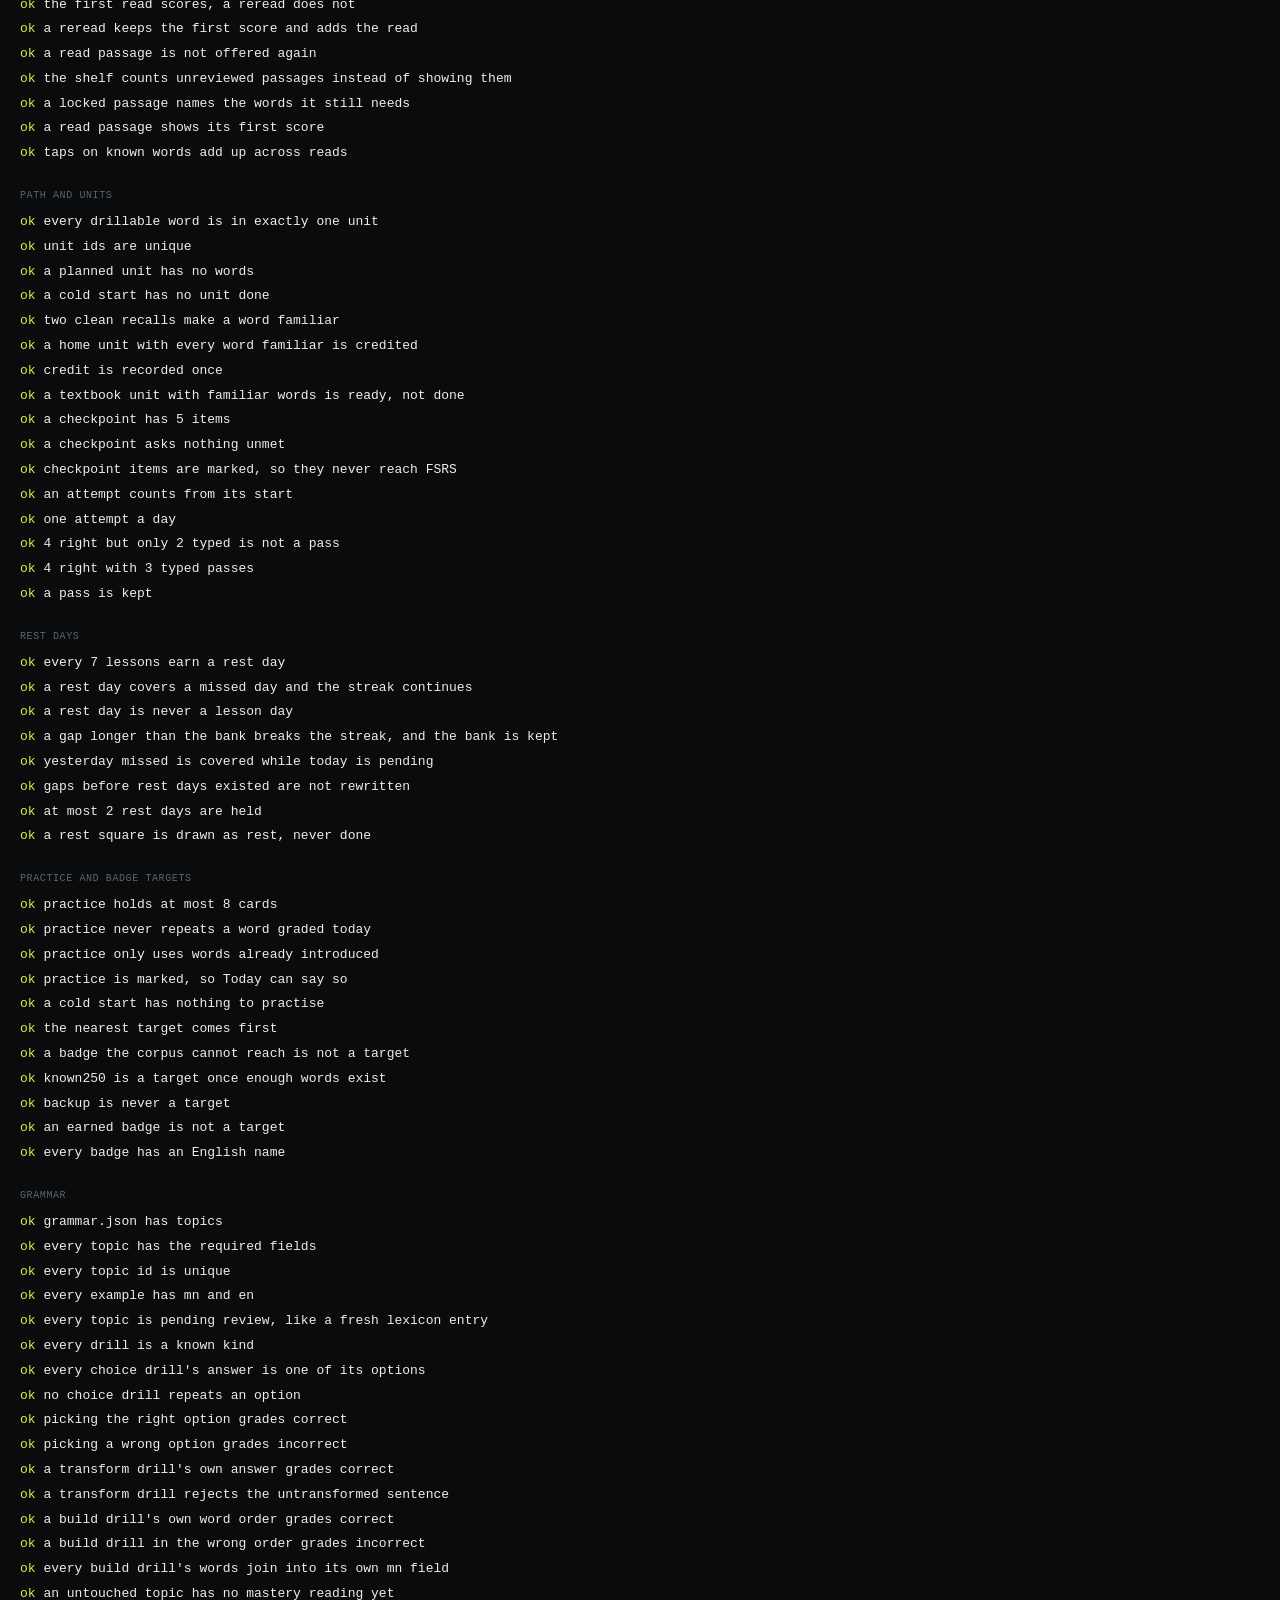
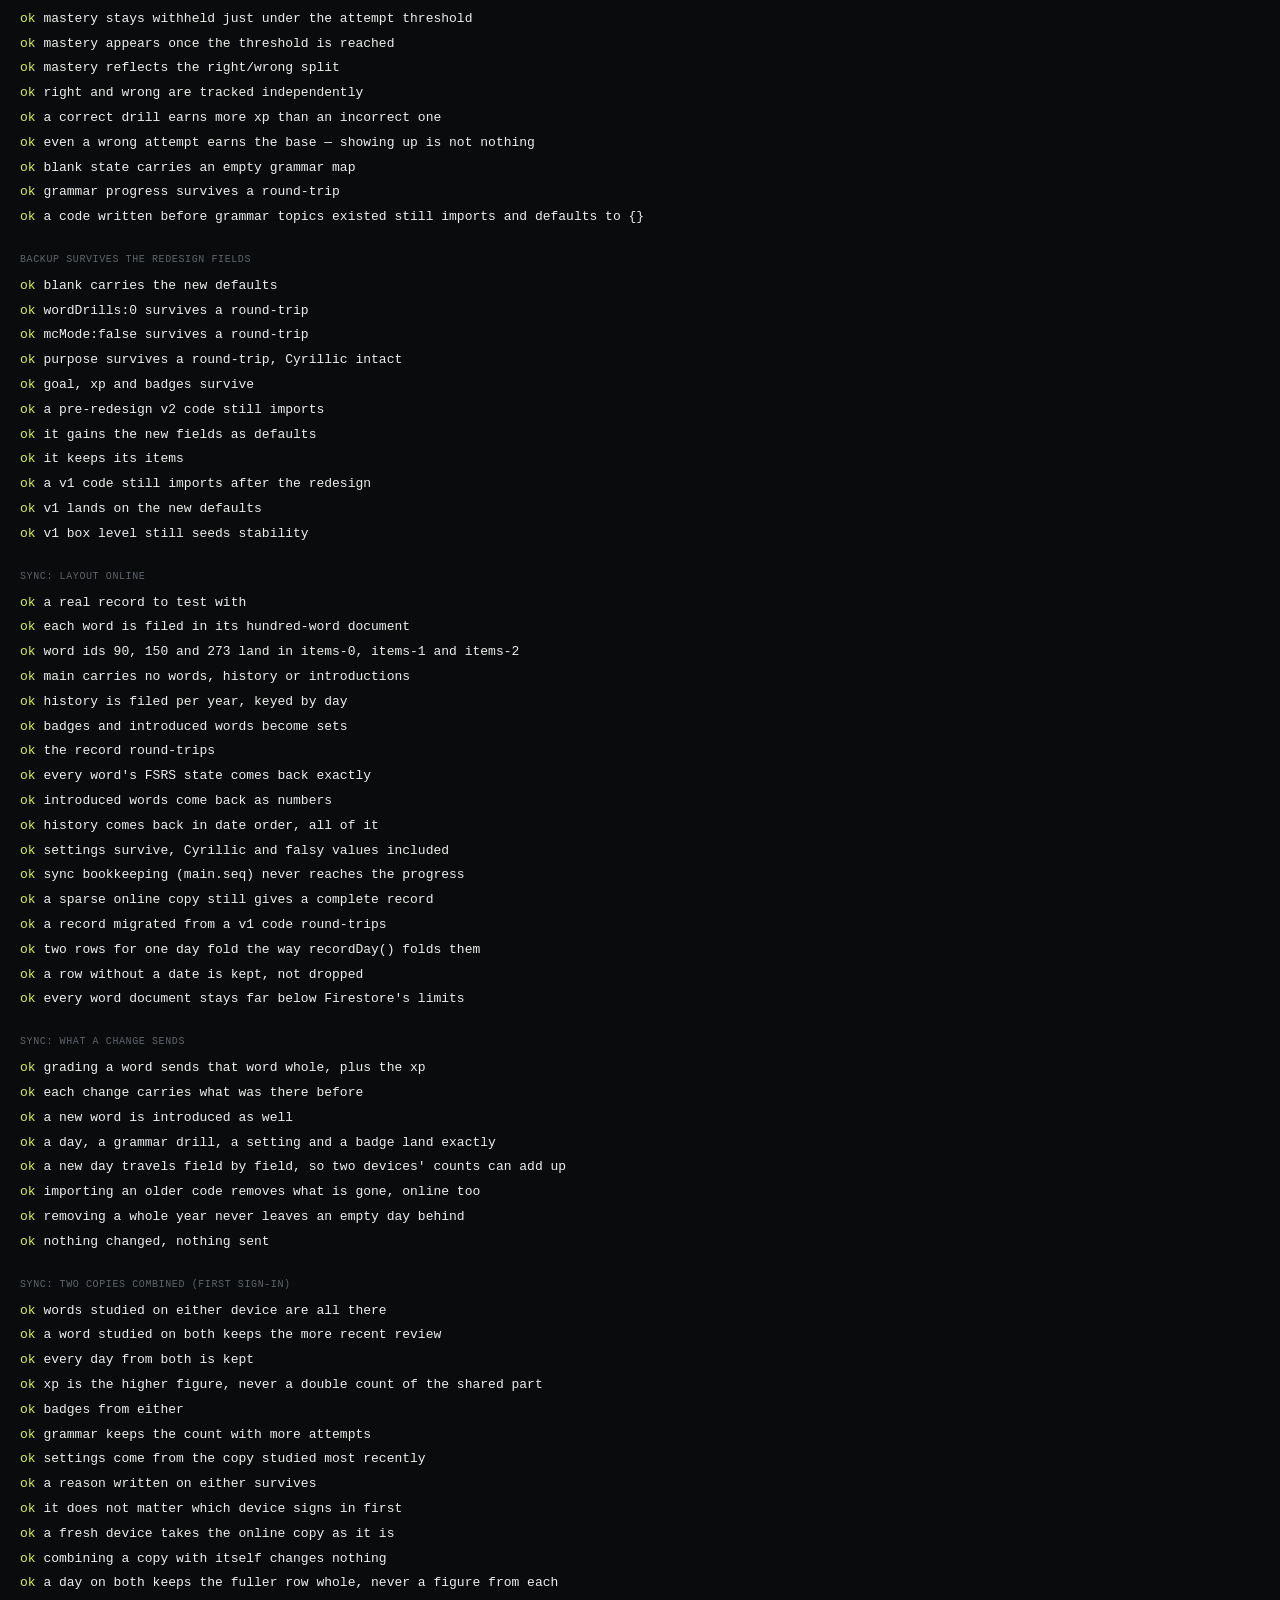
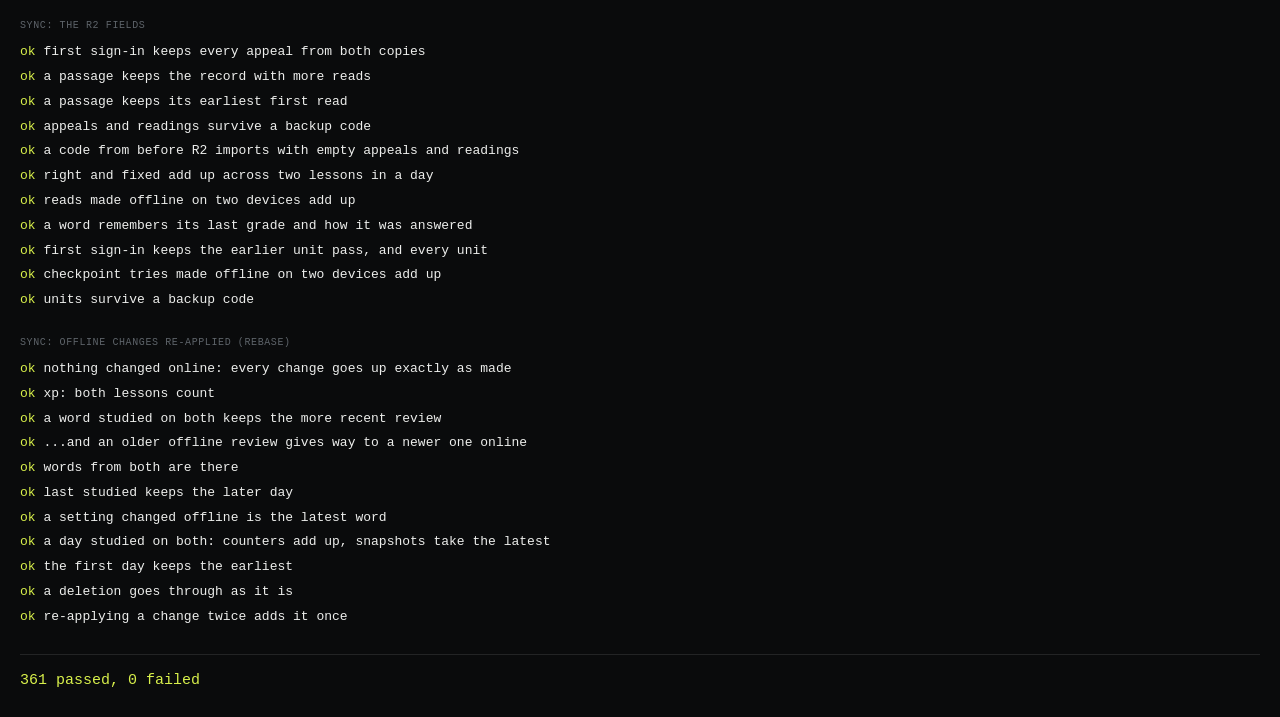
<file: tools/test.html>
<!DOCTYPE html>
<!--
  Test runner for core/.

  This machine has no Node, so the browser is the JS runtime. Serve the repo
  root and open this page:

      py -m http.server 8000
      http://localhost:8000/tools/test.html

  It imports the real modules from ../src/core/ — not a copy — so a green run
  here is a genuine statement about the shipped code.
-->
<meta charset="utf-8">
<title>core tests</title>
<style>
  body { background:#0A0B0C; color:#EDEEEC; font:13px/1.6 ui-monospace,Menlo,Consolas,monospace;
         margin:0; padding:24px 20px; }
  h2 { font-size:10px; letter-spacing:.06em; text-transform:uppercase; color:#5E646A;
       margin:22px 0 6px; font-weight:400; }
  h2:first-of-type { margin-top:0; }
  .r { padding:2px 0; }
  .ok::before   { content:"ok   "; color:#D8F04B; }
  .fail::before { content:"FAIL "; color:#FF6B4A; }
  .fail { color:#FF6B4A; }
  .why { color:#7C8288; padding-left:5ch; }
  #sum { margin-top:24px; padding-top:14px; border-top:1px solid rgba(255,255,255,.10);
         font-size:15px; }
  .pass { color:#D8F04B; } .bad { color:#FF6B4A; }
</style>
<div id="out"></div>
<div id="sum">running…</div>

<script type="module">
import { makeFSRS, dayKey, daysBetween } from '../src/core/fsrs.js';
import { blank, migrateV1, encodeCode, importCode, stats, exportAge, recordDay, addDays } from '../src/core/progress.js';
import { buildSession, applyGrade, scheduledDays, buildPractice } from '../src/core/scheduler.js';
import { backIn } from '../src/ui/views.js';
import { afterAnswer, retryIndex, retryItem, RETRY_GAP } from '../src/core/ladder.js';
import { readingCoverage, pickReading, recordReading, READ_COVERAGE, readingShelf } from '../src/core/readings.js';
import { pathState, unitState, wordState, buildCheckpoint, finishCheckpoint, startCheckpoint, creditHomeUnits, checkpointDue, FAMILIAR_S } from '../src/core/path.js';
import { makeTilePools, bankFor, acceptedFor, minTiles, gradeBuild, orderDiff, tokensOf, DECOYS } from '../src/core/tiles.js';
import { gradeText, gradeAnswer, acceptedForms } from '../src/core/grade.js';
import { buildChoices, distractors, makeRng, faceKey } from '../src/core/choices.js';
import {
  streak, bestStreak, weekCells, monthCells, weekStart, monthStart, weekday,
  periodTotals, punctuality, intakeRate, projectDate, levelFor, xpFor,
  earnedBadges, lessonWorth, stepCount, LEVELS, BADGES, xpForGrammar, badgeProgress, xpForAnswer, streakState, REST_EVERY
} from '../src/core/goals.js';
import { gradeDrill, applyGrammarGrade, topicMastery, MASTERY_MIN_ATTEMPTS } from '../src/core/grammar.js';
import {
  toDocs, fromDocs, diff, patchesFor, applyMerge, overlay, rebase, mergeStates, same, itemsDoc, BUCKET
} from '../src/core/sync.js';

const out = document.getElementById('out');
let pass = 0, fail = 0;
const results = [];

const section = name => { out.insertAdjacentHTML('beforeend', `<h2>${name}</h2>`); };
const ok = (name, cond, why = '') => {
  cond ? pass++ : fail++;
  results.push({ name, pass: !!cond, why });
  out.insertAdjacentHTML('beforeend',
    `<div class="r ${cond ? 'ok' : 'fail'}">${name}</div>` +
    (!cond && why ? `<div class="why">${why}</div>` : ''));
};

const W = await (await fetch('../src/data/words.json')).json();
const S = await (await fetch('../src/data/sentences.json')).json();
const G = await (await fetch('../src/data/grammar.json')).json();
const RD = await (await fetch('../src/data/readings.json')).json();
const UN = (await (await fetch('../src/data/units.json')).json()).units;

// ---------------------------------------------------------------- fsrs
section('fsrs');
const f = makeFSRS();
ok('R(t=S) === 0.90', Math.abs(f.retrievability(10, 10) - 0.9) < 1e-9);
ok('interval(S) === S', Math.abs(f.interval(10) - 10) < 1e-9);
const pv = f.preview({ s: 10, d: 5, reps: 3, lapses: 0 }, 10);
ok('grades produce ascending intervals', pv[0] <= pv[1] && pv[1] <= pv[2] && pv[2] <= pv[3],
   `got ${pv.map(x => x.toFixed(2)).join(', ')}`);

// dayKey must name the day where the user actually is, at every hour — not
// just whenever the suite happens to run. A UTC key rolls the day over at
// 01:00/02:00 local in the Netherlands, filing a session just after midnight
// under the previous day. Asserted at fixed local instants so the result does
// not depend on the wall clock.
const offsetH = -new Date().getTimezoneOffset() / 60;
const at = (y, mo, d, h, mi) => dayKey(new Date(y, mo - 1, d, h, mi, 0).getTime());
ok('dayKey() names the local day just after midnight', at(2026, 8, 7, 0, 30) === '2026-08-07',
   `got ${at(2026, 8, 7, 0, 30)}, want 2026-08-07 (tz UTC${offsetH >= 0 ? '+' : ''}${offsetH}` +
   `${offsetH === 0 ? '; vacuous in UTC' : ''})`);
ok('dayKey() names the local day late evening', at(2026, 8, 6, 23, 30) === '2026-08-06',
   `got ${at(2026, 8, 6, 23, 30)}, want 2026-08-06`);
ok('dayKey() names the local day at midday', at(2026, 1, 15, 12, 0) === '2026-01-15',
   `got ${at(2026, 1, 15, 12, 0)}, want 2026-01-15`);
ok('daysBetween is exact across a DST boundary',
   daysBetween('2026-03-28', '2026-03-30') === 2,
   `got ${daysBetween('2026-03-28', '2026-03-30')}`);

// ---------------------------------------------------------------- grade
section('grade');
ok('exact match', gradeText('door', 'door', 0.2).ok);
ok('slash variant accepted', gradeText('yard', 'yard/fence', 0.2).ok);
ok('short words are not typos', !gradeText('cat', 'eat', 0.2).ok);
ok('empty is wrong', !gradeText('', 'door', 0.2).ok);

// ---------------------------------------------------------------- progress
section('progress');
const v1 = { learned: [90, 91], words: { 90: { box: 5, right: 9, wrong: 0 }, 91: { box: 0, right: 0, wrong: 4 } }, day: 2, newPerDay: 3, history: [] };
const m = migrateV1(v1);
ok('v1 migrates', Object.keys(m.items).length === 2 && m.schema === 2);
ok('strong word is easier than weak word', m.items[90].d < m.items[91].d);
ok('v1 backup code still imports', importCode(encodeCode(v1))?.schema === 2);
ok('v2 code round-trips', JSON.stringify(importCode(encodeCode(m))) === JSON.stringify(m));
ok('garbage rejected', importCode('nonsense') === null);

// A pristine v1 profile (nothing learned yet) must still import.
const v1empty = { learned: [], words: {}, day: 0, newPerDay: 3, strictness: 0.2, sentSkill: 0.5, history: [] };
ok('empty v1 profile imports', importCode(encodeCode(v1empty))?.schema === 2);

// The literal byte format v1 shipped: btoa(unescape(encodeURIComponent(json))).
const v1bytes = btoa(unescape(encodeURIComponent(JSON.stringify(v1))));
ok('v1 wire format decodes byte-for-byte', importCode(v1bytes)?.schema === 2);

// ------------------------------------------------- backup age + gloss flag
// Two fields were added to the schema (lastExport, gloss). CLAUDE.md: a
// schema change must be proven not to break v1 or v2 codes.
section('backup age and gloss');
ok('blank tracks export state', blank().lastExport === null && blank().gloss === true);
ok('never exported reads null', exportAge(blank()) === null);
ok('export age counts whole days',
   exportAge({ lastExport: '2026-08-01' }, '2026-08-15') === 14,
   `got ${exportAge({ lastExport: '2026-08-01' }, '2026-08-15')}`);
ok('a future export date never goes negative',
   exportAge({ lastExport: '2026-08-20' }, '2026-08-06') === 0);

const exported = Object.assign(blank(), { lastExport: '2026-07-30', gloss: false });
const back2 = importCode(encodeCode(exported));
ok('lastExport survives a round-trip', back2.lastExport === '2026-07-30');
ok('gloss:false survives a round-trip', back2.gloss === false,
   `got ${back2.gloss} — a preference must not silently flip back on`);

// A v1 code predates both fields and must still land on sane defaults.
const v1old = { learned: [90], words: { 90: { box: 3, right: 2, wrong: 1 } }, day: 1, newPerDay: 3, history: [] };
const v1mig = importCode(btoa(unescape(encodeURIComponent(JSON.stringify(v1old)))));
ok('v1 code still imports after the schema change', v1mig?.schema === 2);
ok('v1 import defaults to never-exported', v1mig.lastExport === null);
ok('v1 import defaults gloss on', v1mig.gloss === true);

// A v2 code written before these fields existed.
const preV2 = Object.assign(blank(), { items: { 90: { s: 3, d: 5, due: '2026-08-10', last: '2026-08-06', reps: 1, lapses: 0, right: 1, wrong: 0 } } });
delete preV2.lastExport; delete preV2.gloss;
const preIn = importCode(encodeCode(preV2));
ok('older v2 code gains the new fields as defaults',
   preIn.lastExport === null && preIn.gloss === true);
ok('older v2 code keeps its items', Object.keys(preIn.items).length === 1);

// ---------------------------------------------------------------- scheduler
section('scheduler');
let p = blank();
const s1 = buildSession(p, W, S, { today: '2026-08-06' });
ok('cold start produces items', s1.items.length > 0);
// i+1 is unreachable on day 1 by definition: every content word is new, so a
// two-content-word sentence is i+2 at best. The old assertion that cold start
// was 100% i+1 only held because each sentence carried a single tag. What the
// selector must actually do is reach i+1 once there is vocabulary to lean on —
// asserted in the trajectory section below.
ok('cold start reports i+1 share honestly',
   s1.diagnostics.iPlusOneShare >= 0 && s1.diagnostics.iPlusOneShare <= 1,
   `iPlusOneShare=${s1.diagnostics.iPlusOneShare}`);
// Every word the item touches. New words now arrive as one 'deck' item
// carrying several words rather than one 'intro' item each.
const idsOf = i =>
  i.kind === 'sentence' ? i.targetIds :
  i.kind === 'deck' ? i.words.map(w => w.id) : [i.word.id];

ok('every session item resolves to real words',
   s1.items.every(i => idsOf(i).length > 0 && idsOf(i).every(id => id != null)));
ok('new words arrive as a single deck',
   s1.items.filter(i => i.kind === 'deck').length <= 1 &&
   (s1.fresh.length === 0 || s1.items[0].kind === 'deck'),
   `first item kind = ${s1.items[0]?.kind}, fresh = ${s1.fresh.length}`);
ok('the deck holds exactly the new words',
   s1.fresh.length === 0 ||
   JSON.stringify(s1.items[0].words.map(w => w.id)) === JSON.stringify(s1.fresh));
s1.items.forEach(i => idsOf(i)
  .forEach(id => applyGrade(p, id, 3, { today: '2026-08-06' })));
ok('no duplicate introductions', p.introduced.length === new Set(p.introduced).size);
const s2 = buildSession(p, W, S, { today: '2026-08-07' });
ok('day 2 introduces different words', !s2.fresh.some(id => s1.fresh.includes(id)));
ok('stats compute', stats(p).tracked > 0);

// ------------------------------------------------------------ honest intervals
// The screen used to print FSRS's raw interval ("NEXT 4h") for a word
// applyGrade() then scheduled for tomorrow. Whatever the screen says must be
// what the scheduler does: backIn() and applyGrade() share scheduledDays().
section('honest intervals');
{
  const fs = makeFSRS();
  const q = blank();
  const day = '2026-08-06';
  for (const g of [1, 2, 3, 4]) {
    const r = blank();
    const pv = fs.preview(undefined, 0);
    const it = applyGrade(r, 90, g, { today: day });
    ok(`grade ${g} on a new word: due date matches scheduledDays()`,
       daysBetween(day, it.due) === scheduledDays(pv[g - 1]),
       `due ${it.due}, preview ${pv[g - 1]}`);
  }
  ok('a lapse shown as under a day is scheduled for tomorrow', scheduledDays(0.2172) === 1);
  ok('backIn never prints hours', backIn([fs.preview(undefined, 0)], 1) === 'Back tomorrow');
  applyGrade(q, 90, 3, { today: day });
  applyGrade(q, 91, 3, { today: day });
  applyGrade(q, 91, 3, { today: '2026-08-10' });
  const range = backIn([fs.preview(q.items[90], 4), fs.preview(q.items[91], 0)], 3);
  ok('a sentence grading several words prints the real range', /^Back in \d+–\d+ days$/.test(range), range);
}

// ------------------------------------------------------------ mistake loop
// A miss comes back until it is right: a fix a few screens on, then once more
// at the end, then — missed twice — shown. Only the first attempt is graded:
// retries never reach applyGrade (core/ladder.js, app.js commit()).
section('mistake loop');
{
  const first = { kind: 'card', word: { id: 90 } };
  ok('a right first answer queues nothing', !afterAnswer(first, true).queue);
  ok('a miss queues a fix', afterAnswer(first, false).queue === 'fix');
  const fix = retryItem(first, 'fix');
  ok('a retry remembers its first attempt', fix.first === first && fix.retry === 'fix');
  ok('a retry of a retry still points at the first attempt', retryItem(fix, 'again').first === first);
  ok('fix right → once more at the end', afterAnswer(fix, true).queue === 'again');
  ok('fix wrong → study', afterAnswer(fix, false).queue === 'study');
  const again = retryItem(fix, 'again');
  ok('again right → fixed', afterAnswer(again, true).outcome === 'fixed');
  ok('again wrong → study', afterAnswer(again, false).queue === 'study');
  ok('study cannot be failed', afterAnswer(retryItem(again, 'study'), false).outcome === 'shown');
  // The loop is finite: from any stage, at most three more screens.
  let steps = 0, it = first;
  for (let st = afterAnswer(it, false); st.queue && steps < 10; st = afterAnswer(it, false)) { it = retryItem(it, st.queue); steps++; }
  ok('missing every time ends after fix, study', steps === 2, `steps=${steps}`);
  const items = Array.from({ length: 10 }, (_, i) => i);
  ok('the fix waits a few items', retryIndex(items, 2, 'fix') === 2 + RETRY_GAP);
  ok('the fix near the end goes at the end', retryIndex(items, 9, 'fix') === 10);
  ok('again and study go at the end', retryIndex(items, 2, 'again') === 10 && retryIndex(items, 2, 'study') === 10);
}

// ------------------------------------------------------------ building blocks
// Every sentence, both directions: the bank holds the whole answer, no decoy
// is part of ANY accepted form (so a decoy can never complete another listed
// answer), the canonical order grades right, and an unlisted order is wrong —
// the app never permutes Mongolian word order (CLAUDE.md).
section('building blocks');
{
  const poolFor = makeTilePools(W, S);
  let bankOk = true, decoyOk = true, canonOk = true, decoyCount = true, bad = '';
  for (const s of S) for (const toMn of [true, false]) {
    const acc = acceptedFor(s, toMn);
    const accTok = new Set(acc.flatMap(f => tokensOf(f).map(x => x.toLowerCase())));
    const bank = bankFor(s, toMn, 'blocks', poolFor(s, toMn), `${s.mn}:t`);
    const answer = tokensOf(toMn ? s.mn : s.en);
    const ans = bank.filter(b => b.ans).map(b => b.t);
    if (ans.slice().sort().join(' ') !== answer.slice().sort().join(' ')) { bankOk = false; bad = s.mn; }
    const dec = bank.filter(b => !b.ans);
    if (dec.some(b => accTok.has(b.t.toLowerCase()))) { decoyOk = false; bad = s.mn; }
    if (toMn && dec.length !== DECOYS.blocks) { decoyCount = false; bad = s.mn; }
    if (!gradeBuild(answer, acc).ok) { canonOk = false; bad = s.mn; }
  }
  ok('every bank holds the whole answer', bankOk, bad);
  ok('no decoy is part of any accepted form', decoyOk, bad);
  ok('every Mongolian bank has 3 decoys', decoyCount, bad);
  ok('the canonical order always grades right', canonOk, bad);
  const door = S.find(s => s.mn === 'Хаалга нээлттэй байна.');
  ok('an unlisted word order is wrong', !gradeBuild(['нээлттэй', 'хаалга', 'байна'], acceptedFor(door, true)).ok);
  ok('a listed alternative is right', gradeBuild(['хаалга', 'нээлттэй'], acceptedFor(door, true)).ok);
  ok('Check lights at the shortest accepted form', minTiles(door, true) === 2);
  // (For «Хаалгыг хаагаач» every other form of хаалга is an accepted answer, so none may be a decoy.)
  const sib = poolFor(door, true).siblings;
  ok('other forms of the same word come first as decoys', sib[0].startsWith('хаалг'), sib.join(','));
  ok('blocks never offer a capital that gives the first word away',
     bankFor(door, true, 'blocks', poolFor(door, true), 'x').every(b => b.t === b.t.toLowerCase()));
  const d = orderDiff('нээлттэй хаалга байна', 'Хаалга нээлттэй байна.');
  ok('a swapped order is marked, not shown green', d.some(x => x.state === 'moved'), JSON.stringify(d));
  ok('a right order is all hits', orderDiff('хаалга нээлттэй байна', 'Хаалга нээлттэй байна.').every(x => x.state === 'hit'));
  ok('easy retries carry one decoy', bankFor(door, true, 'easy', poolFor(door, true), 'y').filter(b => !b.ans).length === DECOYS.easy);
  ok('study carries none', bankFor(door, true, 'study', poolFor(door, true), 'z').every(b => b.ans));
}

// ------------------------------------------------------------ word drills
// Vocabulary drilled on its own — the only screen multiple choice appears on.
// It used to be residue: a target became a card only when no chosen sentence
// happened to contain it, so a cold start produced none at all on days 1, 2
// and 4. buildSession() now reserves targets for drilling before the sentences
// are scored.
section('word drills');
{
  const sim = (wordDrills, days = 12) => {
    const pd = blank();
    if (wordDrills !== undefined) pd.wordDrills = wordDrills;
    let d = new Date(Date.UTC(2026, 7, 6));
    const log = [];
    for (let n = 0; n < days; n++) {
      const today = d.toISOString().slice(0, 10);
      const sess = buildSession(pd, W, S, { today });
      log.push({
        today,
        cards: sess.items.filter(i => i.kind === 'card'),
        sentences: sess.items.filter(i => i.kind === 'sentence')
      });
      // One grade per word per session — the invariant awardGrade() enforces
      // in app.js, and the reason drills are reserved rather than overlaid.
      const seen = new Set();
      sess.items.filter(i => i.kind !== 'deck').forEach(i => idsOf(i).forEach(id => {
        if (seen.has(id)) return;
        seen.add(id);
        applyGrade(pd, id, 3, { today });
      }));
      d.setUTCDate(d.getUTCDate() + 1);
    }
    return log;
  };

  const on = sim(undefined);
  ok('every day carries at least one word card',
     on.every(r => r.cards.length > 0),
     `empty days: ${on.filter(r => !r.cards.length).map(r => r.today).join(', ') || 'none'}`);
  ok('day one carries word cards', on[0].cards.length > 0,
     `day 1 cards = ${on[0].cards.length}`);
  ok('the sentence phase survives the reservation',
     on.every(r => r.sentences.length > 0),
     `sentence-less days: ${on.filter(r => !r.sentences.length).length}`);

  // The property that keeps FSRS honest: presented once, so graded once. A
  // second same-day grade would apply the short-term term again (~1.29×
  // stability) and count one memory as two reviews.
  ok('no word is both drilled and taught by a sentence in one session',
     on.every(r => {
       const carded = new Set(r.cards.map(c => c.word.id));
       return !r.sentences.some(s => s.targetIds.some(id => carded.has(id)));
     }));

  ok('drilling more leaves fewer sentences',
     sim(14).reduce((a, r) => a + r.cards.length, 0) >
     sim(4).reduce((a, r) => a + r.cards.length, 0));

  // Off is a real setting, not a no-op: it restores the old behaviour, where a
  // card appears only for a target no sentence could carry.
  const off = sim(0);
  ok('wordDrills:0 falls back to sentence-residue cards',
     off.reduce((a, r) => a + r.cards.length, 0) <
     on.reduce((a, r) => a + r.cards.length, 0));

  // Direction is decided by the scheduler, seeded on the word and the date —
  // it used to be the card's index in the session, so a word could be asked
  // the same way round for a week.
  ok('every word card carries a direction',
     on.every(r => r.cards.every(c => c.dir === 'mge' || c.dir === 'egm')));
  ok('a word met today is asked Mongolian-first',
     on.every(r => r.cards.every(c => !c.isNew || c.dir === 'mge')));
  ok('direction is stable across rebuilds of the same session',
     JSON.stringify(buildSession(blank(), W, S, { today: '2026-08-06' })
       .items.filter(i => i.kind === 'card').map(i => [i.word.id, i.dir])) ===
     JSON.stringify(buildSession(blank(), W, S, { today: '2026-08-06' })
       .items.filter(i => i.kind === 'card').map(i => [i.word.id, i.dir])));

  // ENG→MGL is production and it is the harder half. Only review cards ask it,
  // so taking all the new words first starved it to 14% of all cards.
  const reviewCards = on.flatMap(r => r.cards).filter(c => !c.isNew);
  ok('review cards ask both directions',
     reviewCards.some(c => c.dir === 'egm') && reviewCards.some(c => c.dir === 'mge'),
     `${reviewCards.filter(c => c.dir === 'egm').length} egm of ${reviewCards.length} review cards`);
}

// ---------------------------------------------------------------- orphans
// An id in p.items whose word has left words.json must not be counted as due
// anywhere, or the home screen shows work that cannot be started.
section('orphaned ids');
let po = blank();
applyGrade(po, 90, 1, { today: '2026-08-01' });   // real word, comes due fast
applyGrade(po, 99999, 1, { today: '2026-08-01' }); // word no longer in words.json
const so = buildSession(po, W, S, { today: '2026-08-20' });
ok('orphan is not offered in the session',
   !so.items.some(i => i.kind === 'card' && !i.word));
ok('orphan is not counted in diagnostics.dueCount',
   so.diagnostics.dueCount === so.due.length && !so.due.includes(99999),
   `due=${JSON.stringify(so.due)} dueCount=${so.diagnostics.dueCount}`);
ok('stats.due agrees with diagnostics.dueCount',
   stats(po, { words: W }).due === so.diagnostics.dueCount,
   `stats.due=${stats(po, { words: W }).due} diag.dueCount=${so.diagnostics.dueCount}`);
ok('a session is never empty while the home screen reports work',
   so.diagnostics.dueCount + so.diagnostics.newCount === 0 || so.items.length > 0);

// ------------------------------------------------- reference-only grammar
// drill:false words are scaffolding: never taught as cards, but they count as
// known context and can never be the i+1 element.
section('reference words (drill:false)');
const refIds = new Set(W.filter(w => w.drill === false).map(w => w.id));
ok('lexicon has reference words', refIds.size > 0, `found ${refIds.size}`);
ok('every word still has id, mn, en',
   W.every(w => typeof w.id === 'number' && w.mn && w.en));

let pr = blank();
const sr = buildSession(pr, W, S, { today: '2026-08-06', newCount: 6 });
ok('no reference word is ever introduced as new',
   !sr.fresh.some(id => refIds.has(id)),
   `fresh=${JSON.stringify(sr.fresh)}`);
ok('no reference word is offered as a card or in the deck',
   !sr.items.some(i => i.kind !== 'sentence' && idsOf(i).some(id => refIds.has(id))));
ok('no reference word is a grade target',
   !sr.items.some(i => i.kind === 'sentence' && i.targetIds.some(id => refIds.has(id))));

// i+N must count only drillable elements. Before drill:false was handled,
// every grammar word counted as "new" and so as weak, making i+N meaningless.
const sents = sr.items.filter(i => i.kind === 'sentence');
ok('i+N counts only drillable words',
   sents.every(i => i.weak <= i.sentence.ids.filter(id => !refIds.has(id)).length),
   sents.map(i => `i+${i.weak}/${i.sentence.ids.length}`).join(' '));
ok('a sentence made only of grammar plus one new word is i+1',
   sents.every(i => i.weak >= 1));

// Comprehensibility must be a real fraction now, not 0% or 100%.
const comps = new Set(sents.map(i => Math.round(i.comprehensible * 100)));
ok('comprehensibility takes intermediate values',
   [...comps].some(c => c > 0 && c < 100),
   `values seen: ${[...comps].sort((a, b) => a - b).join('%, ')}%`);

// ---------------------------------------------------------------- corpus
section('corpus integrity');
const ids = new Set(W.map(w => w.id));
ok('every sentence tag resolves to a word', S.every(s => s.ids.every(i => ids.has(i))));
ok('no duplicate word ids', ids.size === W.length);
ok('no duplicate mn forms', new Set(W.map(w => w.mn)).size === W.length);
ok('sentences carry more than one tag on average',
   S.reduce((a, s) => a + s.ids.length, 0) / S.length > 2,
   `${(S.reduce((a, s) => a + s.ids.length, 0) / S.length).toFixed(2)} tags/sentence`);
ok('sentences with unknown vocabulary are marked partial',
   S.filter(s => s.partial).length < S.length * 0.05,
   `${S.filter(s => s.partial).length} partial of ${S.length}`);

// Lexicon hygiene for textbook words (docs/design/F-content-engine.md §3.4).
ok('every headword is lowercase Cyrillic', W.every(w => /^[а-яёөү ]+$/.test(w.mn)),
   W.filter(w => !/^[а-яёөү ]+$/.test(w.mn)).map(w => w.mn).join(', '));
ok('every textbook word names its unit and page', W.filter(w => w.id >= 1000).every(w => w.unit && w.src));
ok('textbook words ship flagged for review', W.filter(w => w.id >= 1000).every(w => w.reviewed === false || w.reviewedBy));
{
  // Words with ids of 1000 and up land in their own sync bucket and survive
  // the round trip — the lexicon used to stop at 273.
  const q = blank();
  applyGrade(q, 1003, 3, { today: '2026-10-12' });
  const back = fromDocs(toDocs(q));
  ok('a word id of 1000+ survives sync layout', back.items[1003] && back.items[1003].reps === 1);
  ok('ids of 1000+ use their own bucket', itemsDoc(1003) === 'items-10');
}
{
  // The new-word cap is per calendar day, not per lesson.
  const q = blank();
  const day = '2026-08-06';
  const a = buildSession(q, W, S, { today: day });
  a.fresh.forEach(id => applyGrade(q, id, 3, { today: day }));
  const b = buildSession(q, W, S, { today: day });
  ok('a second lesson the same day brings no more new words', b.fresh.length === 0,
     `first ${a.fresh.length}, second ${b.fresh.length}`);
  const c = buildSession(q, W, S, { today: '2026-08-07' });
  ok('the next day brings new words again', c.fresh.length > 0);
}

// ------------------------------------------------------------ trajectory
// The selector's real job: once vocabulary exists, find sentences where
// exactly one element is weak. Replay a month of perfect reviews and check
// the curve rather than any single day.
section('trajectory (45 simulated days)');
{
  let p = blank();
  const d = new Date(Date.UTC(2026, 7, 6));
  const log = [];
  for (let day = 0; day < 45; day++) {
    const today = d.toISOString().slice(0, 10);
    const s = buildSession(p, W, S, { today });
    log.push({ day: day + 1, ...s.diagnostics, items: stepCount(s) });
    s.items.forEach(i => idsOf(i).forEach(id => applyGrade(p, id, 3, { today })));
    d.setUTCDate(d.getUTCDate() + 1);
  }
  const early = log.slice(3, 25);
  ok('i+1 becomes reachable once vocabulary exists',
     Math.max(...early.map(l => l.iPlusOneShare)) >= 0.75,
     `peak i+1 share over days 4-25 = ${Math.max(...early.map(l => l.iPlusOneShare)).toFixed(2)}`);
  ok('comprehensibility rises as words are learned',
     log[24].avgComprehensibility > log[1].avgComprehensibility,
     `day 2 ${log[1].avgComprehensibility.toFixed(2)} -> day 25 ${log[24].avgComprehensibility.toFixed(2)}`);
  ok('no simulated day reports work it cannot present',
     log.every(l => l.dueCount + l.newCount === 0 || l.items > 0));
  ok('a session never exceeds a sane length', Math.max(...log.map(l => l.items)) <= 40,
     `longest session = ${Math.max(...log.map(l => l.items))} items`);

  // Documents the content ceiling the roadmap calls the binding constraint.
  const dry = log.findIndex(l => l.newCount === 0);
  ok('content runway is recorded, not guessed', dry > 0,
     `new material runs out on simulated day ${dry + 1}; ` +
     `from there the app is review-only`);
}

// ------------------------------------------------- accepted answers + typos
// Once the app is live there is nobody to appeal to: an answer that is right
// has to be accepted, and a misspelt right answer has to be told apart from
// a wrong one.
section('accepted answers');
{
  ok('a slash lists variants', acceptedForms('yard/fence').join('|') === 'yard|fence');
  // Splitting on commas as well would tear this into two acceptable halves.
  ok('a comma is not a separator', acceptedForms('No, thank you').length === 1);
  ok('blank fields yield nothing', acceptedForms('').length === 0 && acceptedForms(null).length === 0);

  const alts = ['The floor is clean.', "The floor's clean.", 'The floor is tidy.'];
  ok('canonical answer is accepted', gradeAnswer('The floor is clean.', alts).ok);
  ok('a listed alternative is accepted', gradeAnswer("the floor's clean", alts).ok);
  ok('a second alternative is accepted', gradeAnswer('The floor is tidy', alts).ok);
  ok('an unlisted answer is rejected', gradeAnswer('The wall is clean', alts).ok === false);
  ok('the matched form is reported',
     gradeAnswer('The floor is tidy', alts).matched === 'The floor is tidy.');

  // The whole point of the feature: right word, wrong spelling.
  const t = gradeAnswer('The floor is clen.', alts);
  ok('a misspelt right answer is accepted', t.ok === true);
  ok('...and is flagged as a typo', t.typo === true);
  ok('...and carries the correct spelling', t.matched === 'The floor is clean.');
  ok('a clean answer is not flagged as a typo',
     gradeAnswer('The floor is clean.', alts).typo === false);
  ok('a wrong answer is not a typo',
     gradeAnswer('completely different', alts).typo === false);

  // A near-miss on one form must not beat an exact match on another.
  ok('exact match wins over a near miss on another form',
     gradeAnswer('The floor is tidy.', alts).typo === false);

  // Short words get no tolerance: дэр and дээр are different words.
  ok('short words tolerate no typo', gradeAnswer('дээр', ['дэр']).ok === false);
  ok('long words tolerate one slip', gradeAnswer('хаалагыг', ['хаалгыг']).ok === true);
  ok('strictness 1 tolerates nothing', gradeAnswer('The floor is clen.', alts, 1).ok === false);

  ok('an empty answer is never correct', gradeAnswer('', alts).ok === false);
  ok('gradeText still works for one target', gradeText('yard', 'yard/fence').ok === true);
}

// ------------------------------------------------------- corpus alternatives
// The generated answer sets have to be well-formed, or the app silently
// accepts something wrong — worse than rejecting something right.
section('corpus alternatives');
{
  const withAlt = S.filter(s => s.alt);
  ok('most sentences carry alternatives', withAlt.length >= 150,
     `${withAlt.length}/${S.length}`);
  // `altReviewed` tracks the Mongolian only — that is the part needing a
  // native speaker. A sentence carrying nothing but English alternatives is
  // never on Luna's sheet, so it must not sit "pending" for ever.
  const withMn = S.filter(s => (s.alt || {}).mn);
  ok('every mongolian set carries an explicit review flag',
     withMn.every(s => typeof s.altReviewed === 'boolean'),
     `${withMn.filter(s => typeof s.altReviewed !== 'boolean').length} missing`);
  ok('english-only sets carry no review flag',
     withAlt.filter(s => !(s.alt || {}).mn).every(s => s.altReviewed === undefined));
  const pending = withMn.filter(s => s.altReviewed === false);
  ok('no mongolian is still awaiting review', pending.length === 0,
     `${pending.length} pending: ${pending.slice(0, 3).map(s => s.mn).join(' | ')}`);
  ok('alternatives are arrays of non-empty strings',
     withAlt.every(s => ['en', 'mn'].every(k =>
       !s.alt[k] || (Array.isArray(s.alt[k]) && s.alt[k].every(v => typeof v === 'string' && v.trim())))));

  // A canonical answer repeated as its own alternative is dead weight and
  // would show "accepted alternative" for the expected answer.
  const dupes = withAlt.filter(s =>
    (s.alt.en || []).some(v => v.toLowerCase() === s.en.toLowerCase()) ||
    (s.alt.mn || []).some(v => v.toLowerCase() === s.mn.toLowerCase()));
  ok('no alternative repeats its canonical form', dupes.length === 0,
     dupes.slice(0, 3).map(s => s.mn).join(' | '));

  const selfDupe = withAlt.filter(s => ['en', 'mn'].some(k => {
    const a = (s.alt[k] || []).map(v => v.toLowerCase());
    return new Set(a).size !== a.length;
  }));
  ok('no alternative is listed twice', selfDupe.length === 0,
     selfDupe.slice(0, 3).map(s => s.mn).join(' | '));

  // Mongolian alternatives must actually be Mongolian, and English English.
  const cyr = /[Ѐ-ӿ]/;
  ok('mongolian alternatives are Cyrillic',
     withAlt.every(s => (s.alt.mn || []).every(v => cyr.test(v))));
  ok('english alternatives are not Cyrillic',
     withAlt.every(s => (s.alt.en || []).every(v => !cyr.test(v))));

  // Two bugs the first generation run actually produced, tested directly
  // rather than by guessing at a pattern.

  // Contraction chaining: "There isn't any salt" -> "There is not any salt"
  // -> "there'sn't any salt".
  // "there'sn't" carries the apostrophe before the -n; a plain "isn't" does not.
  const chained = withAlt.flatMap(s => (s.alt.en || []).filter(v => /'sn/.test(v)));
  ok('contractions were never chained', chained.length === 0, chained.slice(0, 3).join(' | '));

  // Grammar-word swapping: `байна` glosses as "is / are", and substituting
  // one for the other gave "The floor are clean".
  const agree = withAlt.flatMap(s => (s.alt.en || []).filter(v =>
    v.toLowerCase().replace(/\bare\b/g, 'is') === s.en.toLowerCase().replace(/\bare\b/g, 'is') &&
    v.toLowerCase() !== s.en.toLowerCase()));
  ok('no alternative differs from canonical only by is/are',
     agree.length === 0, agree.slice(0, 3).join(' | '));

  // Every accepted form must actually grade as correct against its own set.
  let bad = [];
  for (const s of S) {
    for (const [field, key] of [['en', 'en'], ['mn', 'mn']]) {
      const set = [s[field], ...((s.alt && s.alt[key]) || [])];
      for (const form of set) {
        if (!gradeAnswer(form, set).ok) bad.push(`${s.mn} :: ${form}`);
      }
    }
  }
  ok('every listed form grades as correct against its own set', bad.length === 0,
     bad.slice(0, 3).join(' | '));

  // And no sentence's answer set accidentally accepts a different sentence.
  const collisions = [];
  for (let i = 0; i < S.length; i++) {
    const set = [S[i].en, ...((S[i].alt && S[i].alt.en) || [])];
    for (let j = 0; j < S.length; j++) {
      if (i === j) continue;
      if (gradeAnswer(S[j].en, set).ok) collisions.push(`${S[i].en} <= ${S[j].en}`);
    }
  }
  ok('one sentence never accepts another sentence as its answer',
     collisions.length === 0, collisions.slice(0, 4).join(' | '));
}

// ---------------------------------------------------------------- choices
// A multiple-choice question with two right answers grades as a failure the
// learner did not commit, so the dedup rule is the one that actually matters.
section('multiple choice');
const BY = Object.fromEntries(W.map(w => [w.id, w]));
{
  const target = W.find(w => w.drill !== false);
  const c = buildChoices(target, W, { dir: 'mge', count: 4 });
  ok('builds a full set of options', c.usable && c.options.length === 4,
     `got ${c.options.length}`);
  ok('exactly one option is correct',
     c.options.filter(o => o.correct).length === 1);
  ok('the correct option is the target',
     c.options[c.answerIndex].id === target.id);
  ok('no two options read the same',
     new Set(c.options.map(o => faceKey(o.text))).size === c.options.length,
     JSON.stringify(c.options.map(o => o.text)));

  // The view re-renders on every state change; unseeded options jumped
  // position between answering and seeing the feedback.
  const again = buildChoices(target, W, { dir: 'mge', count: 4 });
  ok('options are stable across renders',
     JSON.stringify(c.options) === JSON.stringify(again.options));
  ok('a different word gets a different question',
     JSON.stringify(buildChoices(W[5], W, { dir: 'mge' }).options.map(o => o.id))
     !== JSON.stringify(c.options.map(o => o.id)));

  const cm = buildChoices(target, W, { dir: 'egm', count: 4 });
  ok('egm shows Mongolian options', cm.options.every(o => /[Ѐ-ӿ]/.test(o.text)));
  ok('mge shows English options', c.options.every(o => !/[Ѐ-ӿ]/.test(o.text)));

  // Whole-lexicon sweep: every drillable word must produce a clean question.
  const bad = W.filter(w => w.drill !== false).map(w => {
    const q = buildChoices(w, W, { dir: 'mge', count: 4 });
    const dupes = new Set(q.options.map(o => faceKey(o.text))).size !== q.options.length;
    return (!q.usable || dupes || q.options.filter(o => o.correct).length !== 1) ? w.mn : null;
  }).filter(Boolean);
  ok('every drillable word yields a valid question', bad.length === 0,
     `${bad.length} failed: ${bad.slice(0, 5).join(', ')}`);

  // A pool too small to fill the question must say so rather than show one option.
  const tiny = buildChoices(W[0], [W[0]], { dir: 'mge', count: 4 });
  ok('an unusable pool is reported, not rendered', tiny.usable === false);

  const r = makeRng(42);
  ok('rng is deterministic and in range',
     makeRng(42)() === r() && r() >= 0 && r() < 1);
}

// ------------------------------------------------------------------ goals
// Every figure on the dashboard has to be derived from something that
// happened. These tests pin the derivations, not the presentation.
section('goals and consistency');
{
  ok('monday is weekday 0', weekday('2026-08-10') === 0);
  ok('sunday is weekday 6', weekday('2026-08-09') === 6);
  ok('week starts on monday', weekStart('2026-08-13') === '2026-08-10');
  ok('a monday is its own week start', weekStart('2026-08-10') === '2026-08-10');
  ok('month start', monthStart('2026-08-13') === '2026-08-01');

  const h = d => d.map(date => ({ date, tracked: 1, due: 0 }));
  ok('streak counts back from today',
     streak(h(['2026-08-08', '2026-08-09', '2026-08-10']), '2026-08-10') === 3);
  // An unfinished morning must not read as a broken streak.
  ok('an unstarted today does not break the streak',
     streak(h(['2026-08-08', '2026-08-09']), '2026-08-10') === 2);
  ok('a missed day breaks it',
     streak(h(['2026-08-07', '2026-08-09']), '2026-08-10') === 1);
  ok('no history is no streak', streak([], '2026-08-10') === 0);
  ok('best streak finds the longest run',
     bestStreak(h(['2026-08-01', '2026-08-02', '2026-08-03', '2026-08-06', '2026-08-07'])) === 3);

  const cells = weekCells(h(['2026-08-10', '2026-08-11']), '2026-08-12');
  ok('week has seven cells', cells.length === 7);
  ok('finished days read done', cells[0].state === 'done' && cells[1].state === 'done');
  ok('today unstarted reads today', cells[2].state === 'today');
  ok('later days read future', cells[3].state === 'future');
  // A hidden miss makes the readout flattering and false.
  ok('a missed day stays visible as a gap',
     weekCells(h(['2026-08-10']), '2026-08-12')[1].state === 'missed');

  const mc = monthCells(h(['2026-08-03']), '2026-08-10');
  ok('august 2026 lays out with 5 leading blanks and 31 days',
     mc.filter(c => c.state === 'blank').length === 5 &&
     mc.filter(c => c.day).length === 31);
  ok('month grid marks the studied day',
     mc.find(c => c.day === 3).state === 'done');

  // Totals: counters accumulate, `known` is a snapshot so the gain is a diff.
  const rich = [
    { date: '2026-08-10', reviews: 10, newWords: 2, known: 40, onTime: 9, late: 1, xp: 100 },
    { date: '2026-08-11', reviews: 14, newWords: 3, known: 43, onTime: 14, late: 0, xp: 150 }
  ];
  const t = periodTotals(rich, '2026-08-10', '2026-08-16');
  ok('period sums reviews', t.reviews === 24);
  ok('period sums new words', t.newWords === 5);
  ok('known gain is a delta, not a sum', t.knownGain === 3, `got ${t.knownGain}`);
  ok('punctuality is a real ratio', Math.abs(punctuality(t) - 23 / 24) < 1e-9);
  ok('punctuality is null before any review', punctuality(periodTotals([], 'a', 'z')) === null);

  ok('intake rate measures known words per day',
     Math.abs(intakeRate(rich, '2026-08-11') - 3) < 1e-9, `got ${intakeRate(rich, '2026-08-11')}`);
  // A guess dressed as a measurement is the failure this must avoid.
  ok('a single data point yields no rate', intakeRate([rich[0]], '2026-08-10') === null);
  ok('no history yields no rate', intakeRate([], '2026-08-10') === null);

  ok('projection lands on a real date',
     projectDate(40, 50, 1, '2026-08-10') === '2026-08-20');
  ok('a stalled rate projects nothing', projectDate(40, 2500, 0, '2026-08-10') === null);
  ok('an unknown rate projects nothing', projectDate(40, 2500, null, '2026-08-10') === null);
  ok('a reached goal projects nothing', projectDate(2500, 2500, 5, '2026-08-10') === null);
  // 47 known at 0.02/day is ~336 years. A date is worse than no date.
  ok('an absurd horizon projects nothing', projectDate(47, 2500, 0.02, '2026-08-10') === null);

  ok('level 1 at zero known', levelFor(0).level === 1);
  ok('levels climb with known words', levelFor(100).level > levelFor(10).level);
  ok('the ladder ends on the b1 estimate', LEVELS[LEVELS.length - 1] === 2500);
  ok('top level has no next', levelFor(2500).next === null && levelFor(2500).toNext === null);
  ok('progress to next level is a real fraction',
     levelFor(17).share > 0 && levelFor(17).share < 1);

  // XP is the base for doing the work plus the stability actually gained.
  ok('a lapse still earns the base', xpFor(10, 4) === 6);
  ok('a gain earns more than a lapse', xpFor(10, 20) > xpFor(10, 4));
  ok('xp is capped', xpFor(0, 100000) === 20);
  ok('a first review earns something', xpFor(undefined, 3) === 9);

  ok('every badge has both languages',
     BADGES.every(b => b.id && b.mn && b.en));
  // Mon 10 Aug 2026 through Sun 16 Aug: a genuine calendar week, all seven days.
  const pb = Object.assign(blank(), { history: h(['2026-08-10','2026-08-11','2026-08-12','2026-08-13','2026-08-14','2026-08-15','2026-08-16']) });
  const earned = earnedBadges(pb, { stats: { known: 30, tracked: 40, avgRetrievability: 0.5 }, today: '2026-08-16' });
  ok('a real 7-day streak earns the badge', earned.includes('week7'));
  ok('a full calendar week earns the week badge', earned.includes('full-week'));
  // Seven consecutive days that straddle two calendar weeks are a streak,
  // but they are not a full week — the badges measure different things.
  const straddle = Object.assign(blank(), { history: h(['2026-08-04','2026-08-05','2026-08-06','2026-08-07','2026-08-08','2026-08-09','2026-08-10']) });
  const se = earnedBadges(straddle, { stats: { known: 30 }, today: '2026-08-10' });
  ok('a streak straddling two weeks is not a full week',
     se.includes('week7') && !se.includes('full-week'));
  ok('30 known words earns the 25 badge, not the 50',
     earned.includes('known25') && !earned.includes('known50'));
  ok('an untaken backup earns no backup badge', !earned.includes('backup'));
  ok('badges are never lost once earned',
     earnedBadges(Object.assign(blank(), { badges: ['known250'] }),
       { stats: { known: 0 }, today: '2026-08-10' }).includes('known250'));

  // Two sessions in one day are one study day; appending twice inflated it.
  let pd = blank();
  recordDay(pd, { date: '2026-08-10', reviews: 5, newWords: 1, known: 10, xp: 50 });
  recordDay(pd, { date: '2026-08-10', reviews: 7, newWords: 2, known: 12, xp: 70 });
  ok('a second session the same day does not add a day', pd.history.length === 1);
  ok('same-day counters accumulate', pd.history[0].reviews === 12 && pd.history[0].xp === 120);
  ok('same-day snapshots take the latest', pd.history[0].known === 12);
  ok('a second day is a second entry',
     recordDay(pd, { date: '2026-08-11', reviews: 1 }).history.length === 2);
  ok('two sessions in a day are still one streak day',
     streak(pd.history, '2026-08-11') === 2);

  // Life Hub ticks its Mongolian habit from these, on its own day (to 04:00).
  let pt = blank();
  recordDay(pt, { date: '2026-08-10', reviews: 3, firstAt: 2000, lastAt: 2000 });
  recordDay(pt, { date: '2026-08-10', reviews: 2, firstAt: 9000, lastAt: 9000 });
  ok('a day keeps its first and last session time',
     pt.history[0].firstAt === 2000 && pt.history[0].lastAt === 9000);
  recordDay(pt, { date: '2026-08-10', reviews: 1 });
  ok('a session without times keeps the day’s times', pt.history[0].firstAt === 2000 && pt.history[0].lastAt === 9000);
  const tbase = { '2026': { history: { '2026-08-10': { reviews: 1, firstAt: 5000, lastAt: 5000 } } } };
  const ttheirs = { '2026': { history: { '2026-08-10': { reviews: 2, firstAt: 3000, lastAt: 8000 } } } };
  const tmine = { '2026': { history: { '2026-08-10': { reviews: 2, firstAt: 4000, lastAt: 7000 } } } };
  const tops = rebase(diff(tbase, tmine), ttheirs);
  ok('offline: the earlier first and the later last session time win',
     !tops.some(o => o.path[3] === 'firstAt' || o.path[3] === 'lastAt'));
  const tops2 = rebase(diff(tbase, { '2026': { history: { '2026-08-10': { reviews: 2, firstAt: 1000, lastAt: 9999 } } } }), ttheirs);
  ok('offline: an earlier first / later last time from this device goes up',
     tops2.find(o => o.path[3] === 'firstAt').value === 1000 && tops2.find(o => o.path[3] === 'lastAt').value === 9999);
  ok('session times survive the backup code',
     importCode(encodeCode(pt)).history[0].lastAt === 9000);

  // The lesson-worth readout is what makes a single session feel significant.
  let pw = blank();
  const sw = buildSession(pw, W, S, { today: '2026-08-10' });
  const worth = lessonWorth(sw, [], '2026-08-10');
  ok('lesson worth counts deck cards individually', worth.items === stepCount(sw));
  ok('an unfinished today is worth a seventh of the week',
     Math.abs(worth.weekShare - 1 / 7) < 1e-9);
  ok('a finished today is worth no more of the week',
     lessonWorth(sw, h(['2026-08-10']), '2026-08-10').weekShare === 0);
  ok('estimated minutes are positive', worth.minutes >= 1);
}

// ---------------------------------------------------------------- grammar
// Grammar topics (src/data/grammar.json) are a separate, on-demand practice
// area — not scheduled by buildSession() — but the content still has to be
// well-formed and the grading/mastery logic still has to be correct.
section('xp per answer');
ok('a typed right answer scores 3', xpForAnswer(true, true) === 3);
ok('a right answer with help scores 2', xpForAnswer(true, false) === 2);
ok('a wrong answer scores 1, typed or not', xpForAnswer(false, true) === 1 && xpForAnswer(false, false) === 1);
ok('failing then fixing never beats being right with help', xpForAnswer(false, true) + 0 < xpForAnswer(true, false));

section('reading');
{
  const ids = new Set(W.map(w => w.id));
  ok('every passage word is tagged with a real lexicon id',
     RD.every(r => r.lines.every(l => (l.words || []).length && l.words.every(([, id]) => ids.has(id)))));
  ok('every question points at a real answer and line',
     RD.every(r => r.questions.every(q => (q.kind === 'order' || q.options[q.answer] !== undefined) && r.lines[q.line])));
  ok('a passage lists every word it contains',
     RD.every(r => r.lines.flatMap(l => l.words.map(([, id]) => id)).every(id => r.ids.includes(id))));
  ok('passages are written for Fred, not copied: unreviewed ones carry the flag',
     RD.every(r => r.reviewed === false || r.reviewed === true));
  const cold = blank();
  ok('an unreviewed passage never shows without ?dev', pickReading(cold, RD, W) === null);
  ok('?dev previews the first unread passage', pickReading(cold, RD, W, { dev: true })?.id === RD[0].id);
  const rev = RD.map(r => ({ ...r, reviewed: true }));
  ok('a passage full of unknown words is held back', pickReading(cold, rev, W) === null);
  const q = blank();
  for (const id of rev[0].ids) applyGrade(q, id, 4, { today: '2026-10-10' });
  const cov = readingCoverage(rev[0], q, W, '2026-10-11');
  ok('knowing every word unlocks the passage', cov.coverage >= READ_COVERAGE && pickReading(q, rev, W, { today: '2026-10-11' })?.id === rev[0].id,
     `coverage ${cov.coverage.toFixed(2)}`);
  ok('the first read scores, a reread does not', recordReading(q, 'r01', 3, 0, '2026-10-11') === true && recordReading(q, 'r01', 1, 2, '2026-10-12') === false);
  ok('a reread keeps the first score and adds the read', q.readings.r01.firstRight === 3 && q.readings.r01.reads === 2);
  ok('a read passage is not offered again', pickReading(q, rev, W, { today: '2026-10-12' })?.id !== 'r01');
  const shelf0 = readingShelf(blank(), RD, W);
  ok('the shelf counts unreviewed passages instead of showing them', shelf0.list.length === 0 && shelf0.waiting === RD.length);
  const shelf1 = readingShelf(blank(), rev, W);
  ok('a locked passage names the words it still needs', shelf1.list.every(x => x.state !== 'locked' || x.need.length > 0));
  const shelf2 = readingShelf(q, rev, W, { today: '2026-10-12' });
  ok('a read passage shows its first score', shelf2.list.find(x => x.r.id === 'r01').state === 'read');
  recordReading(q, 'r02', 2, 1, '2026-10-12', 3); recordReading(q, 'r02', 3, 0, '2026-10-13', 1);
  ok('taps on known words add up across reads', q.readings.r02.taps === 4);
}

section('path and units');
{
  const drill = W.filter(w => w.drill !== false).map(w => w.id);
  const inUnits = UN.flatMap(u => u.words);
  ok('every drillable word is in exactly one unit',
     inUnits.length === new Set(inUnits).size && drill.every(id => inUnits.includes(id)) && inUnits.every(id => drill.includes(id)),
     `${inUnits.length} in units, ${drill.length} drillable`);
  ok('unit ids are unique', new Set(UN.map(u => u.id)).size === UN.length);
  ok('a planned unit has no words', UN.filter(u => u.planned).every(u => !u.words.length));
  const q = blank();
  const h1 = UN.find(u => u.id === 'h01');
  ok('a cold start has no unit done', pathState(q, UN, W).done === 0);
  for (const id of h1.words) { applyGrade(q, id, 3, { today: '2026-10-01' }); applyGrade(q, id, 3, { today: '2026-10-04' }); }
  ok('two clean recalls make a word familiar', h1.words.every(id => wordState(q, id) === 'familiar'), `s=${q.items[h1.words[0]].s.toFixed(1)}`);
  ok('a home unit with every word familiar is credited', creditHomeUnits(q, UN, '2026-10-04').includes('h01') && unitState(h1, q).status === 'done');
  ok('credit is recorded once', creditHomeUnits(q, UN, '2026-10-05').length === 0);
  // a textbook unit: checkpoint
  const u1 = UN.find(u => u.id === 'u01');
  const fake = { ...u1, words: h1.words };    // a textbook unit over familiar words
  const units2 = [...UN.filter(u => u.id !== 'u01'), fake];
  q.units = {};
  ok('a textbook unit with familiar words is ready, not done', unitState(fake, q).status === 'ready');
  const cp = buildCheckpoint(q, fake, S, W);
  ok('a checkpoint has 5 items', cp.length === 5, `${cp.length}`);
  ok('a checkpoint asks nothing unmet', cp.filter(i => i.kind === 'sentence').every(i => i.sentence.ids.every(id => {
     const w = W.find(x => x.id === id); return !w || w.drill === false || q.items[id]; })));
  ok('checkpoint items are marked, so they never reach FSRS', cp.every(i => i.checkpoint === 'u01'));
  startCheckpoint(q, 'u01', '2026-10-06');
  ok('an attempt counts from its start', q.units.u01.tries === 1 && q.units.u01.last === '2026-10-06');
  ok('one attempt a day', checkpointDue(q, units2, W, '2026-10-06') === null);
  ok('4 right but only 2 typed is not a pass', finishCheckpoint(q, 'u01', 4, 2, 5, '2026-10-06') === false);
  ok('4 right with 3 typed passes', finishCheckpoint(q, 'u01', 4, 3, 5, '2026-10-07') === true && q.units.u01.passed === '2026-10-07');
  ok('a pass is kept', unitState(fake, q).status === 'done');
}

section('rest days');
{
  const days = (from, n) => Array.from({ length: n }, (_, i) => ({ date: addDays(from, i) }));
  const h7 = days('2026-10-13', REST_EVERY);
  ok('every 7 lessons earn a rest day', streakState(h7, '2026-10-19').bank === 1);
  const gap1 = [...h7, { date: '2026-10-21' }];          // 20 Oct missed
  const s1 = streakState(gap1, '2026-10-21');
  ok('a rest day covers a missed day and the streak continues', s1.streak === 8 && s1.covered.has('2026-10-20'), JSON.stringify({ ...s1, covered: [...s1.covered] }));
  ok('a rest day is never a lesson day', s1.streak === 8);
  const gap2 = [...h7, { date: '2026-10-22' }];          // 2 missed, 1 in the bank
  ok('a gap longer than the bank breaks the streak, and the bank is kept', streakState(gap2, '2026-10-22').streak === 1 && streakState(gap2, '2026-10-22').bank === 1);
  ok('yesterday missed is covered while today is pending', streakState(h7, '2026-10-21').covered.has('2026-10-20') && streakState(h7, '2026-10-21').streak === 7);
  const old = [...days('2026-08-01', 7), { date: '2026-08-09' }];
  ok('gaps before rest days existed are not rewritten', streakState(old, '2026-08-09').streak === 1);
  ok('at most 2 rest days are held', streakState(days('2026-10-13', 28), '2026-11-09').bank === 2);
  ok('a rest square is drawn as rest, never done', weekCells(gap1, '2026-10-21').find(c => c.key === '2026-10-20').state === 'rest');
}

section('practice and badge targets');
{
  // A day with nothing due still has a lesson: least-remembered words, never
  // one already graded today (one grade per word per day holds).
  const q = blank();
  const ids = W.filter(w => w.drill !== false).slice(0, 12).map(w => w.id);
  ids.forEach((id, i) => applyGrade(q, id, 3, { today: i < 3 ? '2026-08-20' : '2026-08-01' }));
  const pr = buildPractice(q, W, { today: '2026-08-20' });
  ok('practice holds at most 8 cards', pr.items.length === 8, `${pr.items.length}`);
  ok('practice never repeats a word graded today', pr.items.every(it => q.items[it.word.id].last !== '2026-08-20'));
  ok('practice only uses words already introduced', pr.items.every(it => q.items[it.word.id]));
  ok('practice is marked, so Today can say so', pr.practice === true);
  ok('a cold start has nothing to practise', buildPractice(blank(), W).items.length === 0);

  // Locked badges as targets: named, with distance, only when reachable.
  const b = blank();
  const tg = badgeProgress(b, { stats: { known: 20 }, today: '2026-08-20', drillable: 154 });
  ok('the nearest target comes first', tg[0].id === 'known25' && tg[0].have === 20 && tg[0].need === 25, JSON.stringify(tg[0]));
  ok('a badge the corpus cannot reach is not a target', !tg.some(x => x.id === 'known250'));
  ok('known250 is a target once enough words exist',
     badgeProgress(b, { stats: { known: 20 }, today: '2026-08-20', drillable: 300 }).some(x => x.id === 'known250'));
  ok('backup is never a target', !tg.some(x => x.id === 'backup'));
  b.badges = ['known25'];
  ok('an earned badge is not a target', !badgeProgress(b, { stats: { known: 20 }, today: '2026-08-20' }).some(x => x.id === 'known25'));
  ok('every badge has an English name', BADGES.every(x => /^[A-Z0-9]/.test(x.en)));
}

section('grammar');
{
  ok('grammar.json has topics', G.length > 0, `${G.length} topics`);
  ok('every topic has the required fields',
     G.every(t => t.id && t.level && t.title && t.summary && t.sourceCite &&
       Array.isArray(t.examples) && t.examples.length > 0 &&
       Array.isArray(t.drills) && t.drills.length > 0));
  ok('every topic id is unique', new Set(G.map(t => t.id)).size === G.length);
  ok('every example has mn and en', G.every(t => t.examples.every(e => e.mn && e.en)));
  ok('every topic is pending review, like a fresh lexicon entry',
     G.every(t => t.reviewed === false),
     'machine-written grammar content should not ship as confirmed — see CLAUDE.md');

  const allDrills = G.flatMap(t => t.drills);
  ok('every drill is a known kind',
     allDrills.every(d => ['choice', 'transform', 'build'].includes(d.kind)),
     allDrills.filter(d => !['choice', 'transform', 'build'].includes(d.kind)).map(d => d.kind).join(', '));

  const choiceDrills = allDrills.filter(d => d.kind === 'choice');
  ok('every choice drill\'s answer is one of its options',
     choiceDrills.every(d => d.options.includes(d.answer)),
     choiceDrills.filter(d => !d.options.includes(d.answer)).map(d => d.id).join(', '));
  ok('no choice drill repeats an option',
     choiceDrills.every(d => new Set(d.options).size === d.options.length),
     choiceDrills.filter(d => new Set(d.options).size !== d.options.length).map(d => d.id).join(', '));
  ok('picking the right option grades correct',
     choiceDrills.every(d => gradeDrill(d, d.answer).ok));
  ok('picking a wrong option grades incorrect',
     choiceDrills.every(d => d.options.filter(o => o !== d.answer)
       .every(wrong => !gradeDrill(d, wrong).ok)));

  const transformDrills = allDrills.filter(d => d.kind === 'transform');
  ok('a transform drill\'s own answer grades correct',
     transformDrills.every(d => gradeDrill(d, d.to).ok));
  ok('a transform drill rejects the untransformed sentence',
     transformDrills.every(d => d.from === d.to || !gradeDrill(d, d.from).ok));

  const buildDrills = allDrills.filter(d => d.kind === 'build');
  ok('a build drill\'s own word order grades correct',
     buildDrills.every(d => gradeDrill(d, d.words).ok));
  ok('a build drill in the wrong order grades incorrect',
     buildDrills.every(d => {
       if (d.words.length < 2) return true;
       const swapped = [...d.words];
       [swapped[0], swapped[1]] = [swapped[1], swapped[0]];
       return !gradeDrill(d, swapped).ok;
     }));
  ok('every build drill\'s words join into its own mn field',
     buildDrills.every(d => d.words.join(' ') === d.mn),
     buildDrills.filter(d => d.words.join(' ') !== d.mn).map(d => d.id).join(', '));

  // Mastery: a running right/wrong count per topic, withheld until there is
  // enough of a sample — never an early 100% or 0% off one lucky guess.
  let pg = blank();
  const topicId = G[0].id;
  ok('an untouched topic has no mastery reading yet',
     topicMastery(pg.grammar[topicId]) === null);
  for (let i = 0; i < MASTERY_MIN_ATTEMPTS - 1; i++) applyGrammarGrade(pg, topicId, true);
  ok('mastery stays withheld just under the attempt threshold',
     topicMastery(pg.grammar[topicId]) === null,
     `${MASTERY_MIN_ATTEMPTS - 1} attempts`);
  applyGrammarGrade(pg, topicId, false);
  const m = topicMastery(pg.grammar[topicId]);
  ok('mastery appears once the threshold is reached',
     m !== null && m >= 0 && m <= 1, `got ${m}`);
  ok('mastery reflects the right/wrong split',
     Math.abs(m - (MASTERY_MIN_ATTEMPTS - 1) / MASTERY_MIN_ATTEMPTS) < 1e-9, `got ${m}`);
  ok('right and wrong are tracked independently',
     pg.grammar[topicId].right === MASTERY_MIN_ATTEMPTS - 1 && pg.grammar[topicId].wrong === 1);

  // XP: flatter than xpFor() since there is no stability curve here, but
  // still nothing without an actual graded attempt.
  ok('a correct drill earns more xp than an incorrect one',
     xpForGrammar(true) > xpForGrammar(false));
  ok('even a wrong attempt earns the base — showing up is not nothing',
     xpForGrammar(false) > 0);

  // Additive-only, like every other field in blank(): a code written before
  // this feature existed must still import, and gain grammar:{} as a default.
  ok('blank state carries an empty grammar map', JSON.stringify(blank().grammar) === '{}');
  const richG = Object.assign(blank(), { grammar: { [topicId]: { right: 3, wrong: 1, last: '2026-08-10' } } });
  const backG = importCode(encodeCode(richG));
  ok('grammar progress survives a round-trip',
     JSON.stringify(backG.grammar) === JSON.stringify(richG.grammar));
  const preGrammar = blank();
  delete preGrammar.grammar;
  const inG = importCode(encodeCode(preGrammar));
  ok('a code written before grammar topics existed still imports and defaults to {}',
     inG !== null && JSON.stringify(inG.grammar) === '{}');
}

// ------------------------------------------- backup codes vs the new fields
// CLAUDE.md: never break backup codes. Five fields were added for the
// redesign; v1 and v2 codes written before them must still import.
section('backup survives the redesign fields');
{
  const b = blank();
  ok('blank carries the new defaults',
     b.mcMode === true && b.goalWords === 2500 && b.xp === 0 &&
     Array.isArray(b.badges) && b.purpose === '' && b.wordDrills === 8);

  const rich = Object.assign(blank(), {
    mcMode: false, purpose: 'Лунын гэр бүлтэй ярих', goalWords: 3000,
    xp: 2340, badges: ['week7', 'known25'], wordDrills: 0
  });
  const back = importCode(encodeCode(rich));
  // wordDrills:0 is a deliberate "off", and 0 is falsy — a code that restores
  // it as the default 8 would silently turn the drills back on.
  ok('wordDrills:0 survives a round-trip', back.wordDrills === 0);
  ok('mcMode:false survives a round-trip', back.mcMode === false,
     'a difficulty preference must not silently flip back on');
  ok('purpose survives a round-trip, Cyrillic intact',
     back.purpose === 'Лунын гэр бүлтэй ярих');
  ok('goal, xp and badges survive', back.goalWords === 3000 && back.xp === 2340 &&
     back.badges.join() === 'week7,known25');

  // A v2 code written before the redesign.
  const old2 = Object.assign(blank(), { items: { 90: { s: 3, d: 5, due: '2026-08-10', last: '2026-08-06', reps: 1, lapses: 0 } } });
  ['mcMode', 'purpose', 'goalWords', 'xp', 'badges', 'wordDrills'].forEach(k => delete old2[k]);
  const in2 = importCode(encodeCode(old2));
  ok('a pre-redesign v2 code still imports', in2?.schema === 2);
  ok('it gains the new fields as defaults',
     in2.mcMode === true && in2.goalWords === 2500 && in2.xp === 0 &&
     in2.badges.length === 0 && in2.wordDrills === 8);
  ok('it keeps its items', Object.keys(in2.items).length === 1);

  // A v1 Leitner code, the format that must work forever.
  const v1r = { learned: [90], words: { 90: { box: 4, right: 3, wrong: 1 } }, day: 2, newPerDay: 3, strictness: 0.2, history: [] };
  const v1in = importCode(btoa(unescape(encodeURIComponent(JSON.stringify(v1r)))));
  ok('a v1 code still imports after the redesign', v1in?.schema === 2);
  ok('v1 lands on the new defaults',
     v1in.mcMode === true && v1in.xp === 0 && v1in.goalWords === 2500);
  ok('v1 box level still seeds stability', v1in.items[90].s > 0);
}

// ---------------------------------------------------------------- sync
// How progress is laid out online, what a change sends, and how two copies
// are combined. The engine driving this, with two pretend devices, is tested
// in tools/engine-test.html.
{
  const clone = x => JSON.parse(JSON.stringify(x));
  const addDay = (key, n) => new Date(Date.parse(key + 'T00:00:00Z') + n * 86400000).toISOString().slice(0, 10);

  // A real record: two weeks of lessons through the real scheduler, graded
  // once per word per session like awardGrade(), plus the fields the app
  // sets around them.
  function study(p, from, days) {
    for (let n = 0; n < days; n++) {
      const today = addDay(from, n);
      const sess = buildSession(p, W, S, { today });
      const seen = new Set();
      let xp = 0;
      sess.items.filter(i => i.kind !== 'deck').forEach(i => idsOf(i).forEach(id => {
        if (seen.has(id)) return;
        seen.add(id);
        const prev = p.items[id];
        const next = applyGrade(p, id, 3, { today });
        xp += xpFor(prev?.s, next.s);
      }));
      p.xp += xp;
      recordDay(p, { date: today, tracked: Object.keys(p.items).length, due: 0, known: 0,
        reviews: seen.size, newWords: 0, onTime: seen.size, late: 0, xp });
      p.lastDate = today;
    }
    return p;
  }
  const grade = (p, id, g, today) => {
    const prev = p.items[id];
    const next = applyGrade(p, id, g, { today });
    p.xp += xpFor(prev?.s, next.s);
    return p;
  };

  const rec = study(blank(), '2026-09-20', 14);
  rec.history.unshift({ date: '2025-12-30', tracked: 3, due: 1, known: 0, reviews: 4, newWords: 3, onTime: 4, late: 0, xp: 30 });
  rec.purpose = 'Лунын гэр бүлтэй ярих';
  rec.mcMode = false;
  rec.wordDrills = 0;
  rec.badges = ['first', 'week7'];
  applyGrammarGrade(rec, G[0].id, true, '2026-10-01');
  applyGrammarGrade(rec, G[0].id, false, '2026-10-02');
  const docs = toDocs(rec);
  const words = Object.keys(rec.items);

  section('sync: layout online');
  ok('a real record to test with', words.length > 20 && rec.history.length === 15,
     `${words.length} words, ${rec.history.length} days`);
  ok('each word is filed in its hundred-word document',
     words.every(id => docs[itemsDoc(id)].items[id] && Math.floor(id / BUCKET) === Number(itemsDoc(id).slice(6))));
  ok('word ids 90, 150 and 273 land in items-0, items-1 and items-2',
     itemsDoc(90) === 'items-0' && itemsDoc('150') === 'items-1' && itemsDoc(273) === 'items-2');
  ok('main carries no words, history or introductions',
     !('items' in docs.main) && !('history' in docs.main) && !('introduced' in docs.main));
  ok('history is filed per year, keyed by day',
     docs['2025'].history['2025-12-30'].reviews === 4 && Object.keys(docs['2026'].history).length === 14);
  ok('badges and introduced words become sets',
     docs.main.badges.week7 === true &&
     rec.introduced.every(id => docs[itemsDoc(id)].introduced[String(id)] === true));

  const back = fromDocs(docs);
  ok('the record round-trips', same(toDocs(back), docs));
  ok('every word\'s FSRS state comes back exactly', same(back.items, rec.items));
  ok('introduced words come back as numbers',
     back.introduced.length === rec.introduced.length && back.introduced.every(id => typeof id === 'number'));
  ok('history comes back in date order, all of it',
     back.history.length === 15 && back.history.every((h, i) => !i || back.history[i - 1].date < h.date));
  ok('settings survive, Cyrillic and falsy values included',
     back.purpose === rec.purpose && back.mcMode === false && back.wordDrills === 0 && back.xp === rec.xp);
  ok('sync bookkeeping (main.seq) never reaches the progress',
     !('seq' in fromDocs({ ...docs, main: { ...docs.main, seq: { phone: 4 } } })));
  const bare = fromDocs({ main: { schema: 2, xp: 5 } });
  ok('a sparse online copy still gives a complete record',
     bare.xp === 5 && same(bare.items, {}) && bare.history.length === 0 && same(bare.grammar, {}) && bare.mcMode === true);
  ok('a record migrated from a v1 code round-trips',
     same(toDocs(fromDocs(toDocs(migrateV1(v1)))), toDocs(migrateV1(v1))));

  const twice = toDocs(Object.assign(blank(), { history: [
    { date: '2026-09-01', reviews: 2, known: 5, xp: 20 }, { date: '2026-09-01', reviews: 3, known: 7, xp: 30 }] }));
  const folded = twice['2026'].history['2026-09-01'];
  ok('two rows for one day fold the way recordDay() folds them',
     folded.reviews === 5 && folded.xp === 50 && folded.known === 7, JSON.stringify(folded));
  const undated = toDocs(Object.assign(blank(), { history: [{ tracked: 3, due: 1 }] }));
  ok('a row without a date is kept, not dropped',
     fromDocs(undated).history.length === 1 && fromDocs(undated).history[0].tracked === 3);

  // Firestore: 1 MiB and 40,000 index entries per document; every leaf is
  // two entries (ascending and descending).
  const leaves = o => Object.values(o).reduce((n, v) =>
    n + (v && typeof v === 'object' && !Array.isArray(v) ? leaves(v) : 1), 0);
  const all = W.filter(w => w.drill !== false).map(w => w.id);
  const full = Object.assign(blank(), { items: {}, introduced: all });
  all.forEach(id => { full.items[id] = { s: 30.5, d: 5.2, due: '2026-10-01', last: '2026-09-01', reps: 9, lapses: 1, right: 8, wrong: 1 }; });
  const biggest = Math.max(...Object.entries(toDocs(full)).filter(([id]) => id.startsWith('items-')).map(([, d]) => leaves(d) * 2));
  ok('every word document stays far below Firestore\'s limits', biggest < 4000,
     `largest: ${biggest} index entries with every drillable word learned`);

  section('sync: what a change sends');
  const DEL = Symbol('delete');
  const land = (a, b) => {
    const out = toDocs(a);
    for (const w of patchesFor(diff(toDocs(a), toDocs(b)), DEL)) out[w.id] = applyMerge(out[w.id] || {}, w.data, DEL);
    return out;
  };
  const known = words[0];
  const g1 = grade(clone(rec), Number(known), 3, '2026-10-04');
  const ops1 = diff(docs, toDocs(g1));
  ok('grading a word sends that word whole, plus the xp',
     ops1.length === 2 && same(ops1.map(o => o.path.join('.')).sort(), [`${itemsDoc(known)}.items.${known}`, 'main.xp'].sort()),
     JSON.stringify(ops1.map(o => o.path.join('.'))));
  ok('each change carries what was there before',
     same(ops1.find(o => o.path[1] === 'items').from, rec.items[known]) && ops1.find(o => o.path[1] === 'xp').from === rec.xp);
  const fresh = W.find(w => w.drill !== false && !rec.items[w.id]).id;
  const ops2 = diff(docs, toDocs(grade(clone(rec), fresh, 3, '2026-10-04')));
  ok('a new word is introduced as well', ops2.some(o => o.path.join('.') === `${itemsDoc(fresh)}.introduced.${fresh}`));

  const g2 = clone(g1);
  recordDay(g2, { date: '2026-10-04', tracked: 30, due: 2, known: 1, reviews: 1, newWords: 0, onTime: 1, late: 0, xp: 9 });
  applyGrammarGrade(g2, G[1].id, true, '2026-10-04');
  g2.mcMode = true;
  g2.badges.push('perfect');
  ok('a day, a grammar drill, a setting and a badge land exactly', same(land(g1, g2), toDocs(g2)));
  const newRow = diff(toDocs(g1), toDocs(g2)).filter(o => o.path[0] === '2026');
  ok('a new day travels field by field, so two devices\' counts can add up',
     newRow.length > 3 && newRow.every(o => o.path.length === 4));
  const older = migrateV1(v1);
  {
    const x = toDocs(fromDocs(land(g2, older))), y = toDocs(older);
    const why = Object.keys({ ...x, ...y }).filter(k => !same(x[k], y[k]))
      .map(k => `${k}: ${JSON.stringify(diff(y[k] ? { [k]: y[k] } : {}, x[k] ? { [k]: x[k] } : {}).map(o => o.path.join('.')))}`).join(' | ');
    ok('importing an older code removes what is gone, online too', same(x, y), why);
  }
  ok('removing a whole year never leaves an empty day behind',
     Object.keys(land(g2, older)['2026'] || {}).length === 0 && !diff(toDocs(g2), toDocs(older)).some(o => o.path.length === 1));
  ok('nothing changed, nothing sent', diff(docs, toDocs(clone(rec))).length === 0);

  section('sync: two copies combined (first sign-in)');
  // The same record, then studied apart: the laptop on the 4th, the phone
  // on the 5th, a word on both.
  const shared = words[1];
  const laptop = grade(clone(rec), Number(shared), 3, '2026-10-04');
  const onlyL = W.find(w => w.drill !== false && !rec.items[w.id]).id;
  grade(laptop, onlyL, 3, '2026-10-04');
  recordDay(laptop, { date: '2026-10-04', tracked: 40, reviews: 2, xp: 18 });
  laptop.lastDate = '2026-10-04';
  laptop.purpose = 'Луна';
  const phone = grade(clone(rec), Number(shared), 1, '2026-10-05');
  const onlyP = W.find(w => w.drill !== false && !rec.items[w.id] && w.id !== onlyL).id;
  grade(phone, onlyP, 3, '2026-10-05');
  recordDay(phone, { date: '2026-10-05', tracked: 41, reviews: 2, xp: 12 });
  phone.lastDate = '2026-10-05';
  phone.purpose = '';
  phone.mcMode = true;
  phone.badges.push('perfect');
  applyGrammarGrade(phone, G[0].id, true, '2026-10-05');

  const m = mergeStates(phone, laptop);
  ok('words studied on either device are all there',
     m.items[onlyL] && m.items[onlyP] && m.introduced.includes(onlyL) && m.introduced.includes(onlyP));
  ok('a word studied on both keeps the more recent review', same(m.items[shared], phone.items[shared]));
  ok('every day from both is kept', m.history.some(h => h.date === '2026-10-04') &&
     m.history.some(h => h.date === '2026-10-05') && m.history.length === 17, `${m.history.length} days`);
  ok('xp is the higher figure, never a double count of the shared part',
     m.xp === Math.max(laptop.xp, phone.xp));
  ok('badges from either', m.badges.includes('perfect') && m.badges.includes('week7'));
  ok('grammar keeps the count with more attempts', same(m.grammar[G[0].id], phone.grammar[G[0].id]));
  ok('settings come from the copy studied most recently', m.mcMode === true && m.lastDate === '2026-10-05');
  ok('a reason written on either survives', m.purpose === 'Луна');
  ok('it does not matter which device signs in first', same(toDocs(m), toDocs(mergeStates(laptop, phone))));
  ok('a fresh device takes the online copy as it is', same(toDocs(mergeStates(blank(), rec)), docs));
  ok('combining a copy with itself changes nothing', same(toDocs(mergeStates(rec, clone(rec))), docs));
  const dayA = Object.assign(blank(), { history: [{ date: '2026-10-06', reviews: 9, xp: 80, known: 4 }] });
  const dayB = Object.assign(blank(), { history: [{ date: '2026-10-06', reviews: 4, xp: 90, known: 6 }] });
  ok('a day on both keeps the fuller row whole, never a figure from each',
     same(mergeStates(dayB, dayA).history[0], dayA.history[0]) && same(mergeStates(dayA, dayB).history[0], dayA.history[0]));

  section('sync: the R2 fields');
  {
    // appeals, readings, the day's right/fixed counters, a word's last grade
    const a = blank(), b = blank();
    a.appeals = { k1: { target: 'Шал цэвэр.', given: 'Шал цэвэрхэн.', day: '2026-10-12' } };
    b.appeals = { k2: { target: 'Ширээ том.', given: 'Том ширээ.', day: '2026-10-11' } };
    a.readings = { r01: { reads: 2, last: '2026-10-12', firstDay: '2026-10-10', firstRight: 3, firstWrong: 0 } };
    b.readings = { r01: { reads: 1, last: '2026-10-09', firstDay: '2026-10-09', firstRight: 2, firstWrong: 1 }, r02: { reads: 1, last: '2026-10-09', firstDay: '2026-10-09', firstRight: 1, firstWrong: 0 } };
    const m = mergeStates(a, b);
    ok('first sign-in keeps every appeal from both copies', Object.keys(m.appeals).sort().join() === 'k1,k2');
    ok('a passage keeps the record with more reads', m.readings.r01.reads === 2 && !!m.readings.r02);
    ok('a passage keeps its earliest first read', m.readings.r01.firstDay === '2026-10-09' && m.readings.r01.firstRight === 2);
    const code = importCode(encodeCode(a));
    ok('appeals and readings survive a backup code', same(code.appeals, a.appeals) && same(code.readings, a.readings));
    ok('a code from before R2 imports with empty appeals and readings',
       same(importCode(encodeCode({ ...blank(), appeals: undefined, readings: undefined })).appeals, {}));
    const r = blank();
    recordDay(r, { date: '2026-10-12', reviews: 3, xp: 6, right: 2, fixed: 1 });
    recordDay(r, { date: '2026-10-12', reviews: 2, xp: 4, right: 1, fixed: 0 });
    ok('right and fixed add up across two lessons in a day', r.history[0].right === 3 && r.history[0].fixed === 1);
    // offline: a read on each device both count
    const base = toDocs(a);
    const mine = clone(a); mine.readings.r01.reads = 3;
    const theirs = clone(base); theirs.main.readings.r01.reads = 5;
    const ops = rebase(diff(base, toDocs(mine)), theirs);
    ok('reads made offline on two devices add up', ops.find(o => o.path.join('.') === 'main.readings.r01.reads').value === 6);
    const q = blank();
    applyGrade(q, 90, 3, { today: '2026-10-12', mode: 'blocks' });
    ok('a word remembers its last grade and how it was answered', q.items[90].g === 3 && q.items[90].m === 'blocks');
    // units: the earlier pass wins at first sign-in; tries add up offline; a later pass never overwrites
    const ua = blank(), ub = blank();
    ua.units = { u01: { tries: 2, last: '2026-10-14', passed: '2026-10-14' } };
    ub.units = { u01: { tries: 1, last: '2026-10-13', passed: '2026-10-13' }, u02: { tries: 1, last: '2026-10-13' } };
    const um = mergeStates(ua, ub);
    ok('first sign-in keeps the earlier unit pass, and every unit', um.units.u01.passed === '2026-10-13' && !!um.units.u02);
    const ubase = toDocs(ub), umine = clone(ub); umine.units.u02.tries = 2;
    const utheirs = clone(ubase); utheirs.main.units.u02.tries = 3;
    ok('checkpoint tries made offline on two devices add up',
       rebase(diff(ubase, toDocs(umine)), utheirs).find(o => o.path.join('.') === 'main.units.u02.tries').value === 4);
    ok('units survive a backup code', same(importCode(encodeCode(ua)).units, ua.units));
  }

  section('sync: offline changes re-applied (rebase)');
  // The phone went offline at `rec` and made `ops`; meanwhile the laptop's
  // lesson reached the database.
  const offline = diff(docs, toDocs(phone));
  ok('nothing changed online: every change goes up exactly as made', same(rebase(offline, docs), offline));
  const online = toDocs(laptop);
  const up = overlay(online, rebase(offline, online));
  const upXp = up.main.xp;
  ok('xp: both lessons count', upXp === rec.xp + (laptop.xp - rec.xp) + (phone.xp - rec.xp),
     `got ${upXp}, want ${rec.xp} + ${laptop.xp - rec.xp} + ${phone.xp - rec.xp}`);
  ok('a word studied on both keeps the more recent review',
     same(get(up, [itemsDoc(shared), 'items', shared]), phone.items[shared]));
  const late = diff(toDocs(rec), toDocs(grade(clone(rec), Number(shared), 3, '2026-10-03')));
  ok('...and an older offline review gives way to a newer one online',
     same(get(overlay(online, rebase(late, online)), [itemsDoc(shared), 'items', shared]), laptop.items[shared]));
  ok('words from both are there', get(up, [itemsDoc(onlyL), 'items', String(onlyL)]) && get(up, [itemsDoc(onlyP), 'items', String(onlyP)]));
  ok('last studied keeps the later day', up.main.lastDate === '2026-10-05');
  ok('a setting changed offline is the latest word', up.main.mcMode === true);

  // Both finished a lesson on the same day while apart: the day's counters add up.
  const sameDay = d => { const p = clone(rec); recordDay(p, { date: '2026-10-07', tracked: 40, known: 3, ...d }); return p; };
  const dayOnline = toDocs(sameDay({ reviews: 15, xp: 100, onTime: 15 }));
  const dayOps = diff(docs, toDocs(sameDay({ reviews: 20, xp: 150, onTime: 18, late: 2, known: 4 })));
  const dayUp = overlay(dayOnline, rebase(dayOps, dayOnline))['2026'].history['2026-10-07'];
  ok('a day studied on both: counters add up, snapshots take the latest',
     dayUp.reviews === 35 && dayUp.xp === 250 && dayUp.onTime === 33 && dayUp.late === 2 && dayUp.known === 4,
     JSON.stringify(dayUp));
  ok('the first day keeps the earliest',
     rebase([{ path: ['main', 'createdAt'], value: '2026-09-01', from: '2026-08-01' }], { main: { createdAt: '2026-07-01' } }).length === 0);
  ok('a deletion goes through as it is',
     same(rebase([{ path: ['main', 'purpose'], del: true, from: 'x' }], { main: { purpose: 'y' } }), [{ path: ['main', 'purpose'], del: true, from: 'x' }]));
  // A batch re-applied, then refused and re-applied again on the next start,
  // against a database that has not moved: its figures must not grow again.
  ok('re-applying a change twice adds it once', same(rebase(rebase(offline, online), online), rebase(offline, online)));

  function get(o, path) { return path.reduce((x, k) => (x && typeof x === 'object' ? x[k] : undefined), o); }
}

// ---------------------------------------------------------------- summary
const el = document.getElementById('sum');
el.className = fail ? 'bad' : 'pass';
el.textContent = `${pass} passed, ${fail} failed`;
window.__RESULTS__ = { pass, fail, results };
console.log(`${pass} passed, ${fail} failed`);
results.filter(r => !r.pass).forEach(r => console.error('FAIL', r.name, r.why));
</script>
</file>
<file: styles.css>
@font-face{font-family:'Geologica';font-style:normal;font-weight:300 700;font-display:swap;src:url('fonts/geologica-cyrillic-ext.woff2') format('woff2');unicode-range:U+0460-052F, U+1C80-1C8A, U+20B4, U+2DE0-2DFF, U+A640-A69F, U+FE2E-FE2F}
@font-face{font-family:'Geologica';font-style:normal;font-weight:300 700;font-display:swap;src:url('fonts/geologica-cyrillic.woff2') format('woff2');unicode-range:U+0301, U+0400-045F, U+0490-0491, U+04B0-04B1, U+2116}
@font-face{font-family:'Geologica';font-style:normal;font-weight:300 700;font-display:swap;src:url('fonts/geologica-latin-ext.woff2') format('woff2');unicode-range:U+0100-02BA, U+02BD-02C5, U+02C7-02CC, U+02CE-02D7, U+02DD-02FF, U+0304, U+0308, U+0329, U+1D00-1DBF, U+1E00-1E9F, U+1EF2-1EFF, U+2020, U+20A0-20AB, U+20AD-20C0, U+2113, U+2C60-2C7F, U+A720-A7FF}
@font-face{font-family:'Geologica';font-style:normal;font-weight:300 700;font-display:swap;src:url('fonts/geologica-latin.woff2') format('woff2');unicode-range:U+0000-00FF, U+0131, U+0152-0153, U+02BB-02BC, U+02C6, U+02DA, U+02DC, U+0304, U+0308, U+0329, U+2000-206F, U+20AC, U+2122, U+2191, U+2193, U+2212, U+2215, U+FEFF, U+FFFD}
@font-face{font-family:'JetBrains Mono';font-style:normal;font-weight:400 700;font-display:swap;src:url('fonts/jetbrains-mono-cyrillic-ext.woff2') format('woff2');unicode-range:U+0460-052F, U+1C80-1C8A, U+20B4, U+2DE0-2DFF, U+A640-A69F, U+FE2E-FE2F}
@font-face{font-family:'JetBrains Mono';font-style:normal;font-weight:400 700;font-display:swap;src:url('fonts/jetbrains-mono-cyrillic.woff2') format('woff2');unicode-range:U+0301, U+0400-045F, U+0490-0491, U+04B0-04B1, U+2116}
@font-face{font-family:'JetBrains Mono';font-style:normal;font-weight:400 700;font-display:swap;src:url('fonts/jetbrains-mono-latin-ext.woff2') format('woff2');unicode-range:U+0100-02BA, U+02BD-02C5, U+02C7-02CC, U+02CE-02D7, U+02DD-02FF, U+0304, U+0308, U+0329, U+1D00-1DBF, U+1E00-1E9F, U+1EF2-1EFF, U+2020, U+20A0-20AB, U+20AD-20C0, U+2113, U+2C60-2C7F, U+A720-A7FF}
@font-face{font-family:'JetBrains Mono';font-style:normal;font-weight:400 700;font-display:swap;src:url('fonts/jetbrains-mono-latin.woff2') format('woff2');unicode-range:U+0000-00FF, U+0131, U+0152-0153, U+02BB-02BC, U+02C6, U+02DA, U+02DC, U+0304, U+0308, U+0329, U+2000-206F, U+20AC, U+2122, U+2191, U+2193, U+2212, U+2215, U+FEFF, U+FFFD}

:root{
--chassis:#0A0B0C; --panel:#15181B; --panel2:#0F1113; --track:#2A2E33;
--muted:#7C8288; --muted2:#5E646A; --dim:#3A3F45;
--ink:#EDEEEC; --ink2:#9AA0A6; --signal:#D8F04B; --alert:#FF6B4A;
--hair:rgba(255,255,255,.10); --hair2:rgba(255,255,255,.06); --hair3:rgba(255,255,255,.14);
--ease:cubic-bezier(.2,0,0,1);
color-scheme:dark;
}
*{margin:0;padding:0;box-sizing:border-box;-webkit-tap-highlight-color:transparent}
html,body{background:var(--chassis)}
body{
font-family:'Geologica',system-ui,-apple-system,sans-serif;
color:var(--ink);font-weight:300;
min-height:100vh;-webkit-font-smoothing:antialiased;
padding:env(safe-area-inset-top) 0 env(safe-area-inset-bottom);
}
.mono{font-family:'JetBrains Mono',ui-monospace,monospace;font-size:10px;letter-spacing:.12em;text-transform:uppercase;color:var(--muted2)}
.mono.n{text-transform:none;letter-spacing:.06em}
.wrap{max-width:680px;margin:0 auto;padding:20px 20px 64px}

/* ---- header ---- */
.top{display:flex;justify-content:space-between;align-items:flex-end;gap:12px;
border-bottom:1px solid var(--hair);padding-bottom:16px;margin-bottom:20px}
.top h1{font-size:22px;font-weight:600;letter-spacing:-.03em;line-height:1.05;margin-top:8px}
.top .sub{font-size:13px;color:var(--muted);margin-top:5px;font-weight:300}
.top .right{text-align:right;line-height:1.9;white-space:nowrap}

/* ---- section header ---- */
.h{display:flex;justify-content:space-between;gap:12px;
padding-bottom:10px;border-bottom:1px solid var(--hair);margin-bottom:16px}
.sec{padding-bottom:28px}

/* ---- panels ---- */
.card{background:var(--panel);border:1px solid var(--hair);border-radius:4px;padding:16px}
.card+.card{margin-top:12px}

/* ---- phase rail ---- */
.rail{display:flex;gap:4px}
.rail i{flex:1;height:4px;border-radius:2px;background:var(--track);transition:background 160ms var(--ease)}
.rail i.done{background:var(--muted2)}
.rail i.now{background:var(--signal)}
.raillabels{display:flex;gap:4px;margin-top:8px}
.raillabels span{flex:1;text-align:center;font-family:'JetBrains Mono',monospace;font-size:9px;
letter-spacing:.06em;text-transform:uppercase;color:var(--muted2)}
.raillabels span.now{color:var(--signal)}

/* ---- stat triplet ---- */
.stats{display:flex}
.stats>div{flex:1;padding-left:12px;border-right:1px solid var(--hair)}
.stats>div:first-child{padding-left:0}
.stats>div:last-child{border-right:0}
.stats .v{font-size:28px;font-weight:500;line-height:1;margin-top:6px;letter-spacing:-.02em}
.stats>div:first-child .v{color:var(--signal)}

/* ---- list rows ---- */
.rows{border:1px solid var(--hair);border-radius:3px;overflow:hidden}
.row{display:flex;align-items:center;gap:12px;padding:13px;background:var(--panel2);
border-top:1px solid var(--hair2);width:100%;text-align:left;border-left:0;border-right:0;border-bottom:0;
font-family:inherit;color:inherit;cursor:pointer;transition:background 160ms var(--ease)}
.row:first-child{border-top:0}
.row .n{width:20px;flex:none}
.row .t{flex:1;font-size:14px;font-weight:500}
.row .s{margin-top:3px}
.row .go{color:var(--signal);font-size:12px}
.row.locked{opacity:.45;cursor:default}
.row.locked .go{color:var(--ink)}
.row.done .go{color:var(--muted2)}
.row:not(.locked):hover{background:#171A1D}

/* ---- word reveal ---- */
.wordrow{display:flex;align-items:baseline;gap:14px;padding:14px 0;border-bottom:1px solid var(--hair2)}
.wordrow:last-child{border-bottom:0}
.wordrow .n{flex:none;width:22px}
.wordrow .mn{font-size:27px;font-weight:500;letter-spacing:-.02em;flex:1;line-height:1.2}
.wordrow .en{font-size:13px;color:var(--ink2);text-align:right;font-weight:300}

/* ---- prompt ---- */
.qhead{display:flex;justify-content:space-between;align-items:center;margin-bottom:14px}
.tag{font-family:'JetBrains Mono',monospace;font-size:10px;letter-spacing:.12em;text-transform:uppercase;
color:var(--chassis);background:var(--signal);padding:3px 8px;border-radius:3px}
.tag.alt{background:transparent;color:var(--muted2);border:1px solid var(--hair)}
.prompt{font-size:46px;font-weight:500;letter-spacing:-.03em;line-height:1.1}
.prompt.sm{font-size:27px;letter-spacing:-.02em;line-height:1.3}
.prompt.en{font-size:27px;letter-spacing:-.02em;line-height:1.3}
.subnote{font-size:13px;color:var(--ink2);margin-top:10px;font-weight:300}

/* ---- controls ---- */
input.text,textarea.text{width:100%;font-family:'Geologica',system-ui,sans-serif;font-size:20px;font-weight:400;
padding:12px 13px;border:1px solid var(--hair3);border-radius:3px;background:var(--panel2);color:var(--ink);
margin-top:16px;outline:none;transition:border-color 160ms var(--ease)}
input.text:focus,textarea.text:focus{border-color:var(--signal)}
.choices{display:grid;gap:8px;margin-top:16px}
.choice{display:flex;align-items:center;gap:11px;text-align:left;font-family:'Geologica',sans-serif;
font-size:15px;font-weight:500;padding:12px 14px;border:1px solid var(--hair);border-radius:3px;
background:var(--panel2);color:var(--ink);cursor:pointer;transition:border-color 160ms var(--ease),background 160ms var(--ease)}
.choice:hover:not(:disabled){border-color:var(--hair3)}
.choice .k{font-family:'JetBrains Mono',monospace;font-size:10px;color:var(--muted2);
border:1px solid var(--hair);border-radius:3px;padding:2px 6px;flex:none}
.choice.right{background:var(--signal);color:var(--chassis);border-color:var(--signal)}
.choice.right .k{color:var(--chassis);border-color:rgba(0,0,0,.25)}
.choice.wrong{border-color:var(--alert);color:var(--alert)}
.choice:disabled{cursor:default}
.btns{display:flex;flex-direction:column;gap:8px;margin-top:16px}
.btn{padding:12px;text-align:center;border-radius:3px;font-family:'Geologica',sans-serif;font-size:13px;
font-weight:500;cursor:pointer;border:1px solid transparent;transition:opacity 160ms var(--ease)}
.btn.primary{background:var(--signal);color:var(--chassis)}
.btn.secondary{background:transparent;border-color:var(--hair3);color:var(--ink)}
.btn.ghost{background:transparent;border-color:var(--hair2);color:var(--muted)}
.btn:disabled{border-color:var(--hair2);color:var(--dim);background:transparent;cursor:default}
.btn:not(:disabled):active{opacity:.75}
.inline{display:flex;gap:8px}
.inline .btn{flex:1}

/* ---- feedback ---- */
.fb{margin-top:16px;border-top:1px solid var(--hair);padding-top:14px}
.fb .verdict{font-family:'JetBrains Mono',monospace;font-size:10px;letter-spacing:.12em;text-transform:uppercase}
.fb .verdict.ok{color:var(--signal)}
.fb .verdict.no{color:var(--alert)}
.fb .ans{font-size:20px;font-weight:500;margin-top:8px;letter-spacing:-.01em}
.fb .yours{font-size:13px;color:var(--muted);margin-top:6px;font-weight:300}
.diff span{transition:none}
.diff .hit{color:var(--ink)}
.diff .miss{color:var(--alert)}
.notechip{display:inline-block;margin-top:10px;border:1px solid var(--hair);border-radius:3px;padding:4px 8px}

/* ---- summary ---- */
.wline{display:flex;align-items:center;gap:12px;padding:11px 0;border-bottom:1px solid var(--hair2)}
.wline:last-child{border-bottom:0}
.wline .mn{font-size:15px;font-weight:500;min-width:120px}
.wline .en{flex:1;font-size:13px;color:var(--ink2);font-weight:300}
.dots{font-family:'JetBrains Mono',monospace;font-size:11px;letter-spacing:1px;flex:none}
.bar{height:4px;background:var(--track);border-radius:2px;overflow:hidden;margin-top:10px}
.bar i{display:block;height:100%;background:var(--signal);transition:width 180ms var(--ease)}

/* ---- tools ---- */
textarea.code{width:100%;font-family:'JetBrains Mono',monospace;font-size:10px;line-height:1.6;
margin-top:12px;padding:10px;border:1px solid var(--hair);border-radius:3px;background:var(--panel2);
color:var(--muted);resize:vertical;min-height:72px;letter-spacing:0;text-transform:none}
.hintline{font-size:13px;color:var(--ink2);margin-top:10px;line-height:1.7;font-weight:300}
.foot{border-top:1px solid var(--hair);padding-top:16px;margin-top:8px;display:flex;justify-content:space-between}
@media(max-width:420px){
.prompt{font-size:36px}
.prompt.sm,.prompt.en{font-size:23px}
.wordrow .mn{font-size:23px}
}

/* FSRS grade bar — four buttons, real interval printed under each label.
   Instrument rule: the interval is always shown, and it is genuine telemetry. */
.gradebar{display:flex;gap:2px;margin-top:16px}
.grade{flex:1;text-align:center;padding:12px 4px;background:var(--panel2);
border:1px solid var(--hair);cursor:pointer;font-family:'Geologica',sans-serif;color:var(--ink);
transition:background 160ms var(--ease),border-color 160ms var(--ease)}
.grade:first-child{border-radius:3px 0 0 3px}
.grade:last-child{border-radius:0 3px 3px 0}
.grade .lbl{font-size:11px;font-weight:500}
.grade .ivl{font-family:'JetBrains Mono',monospace;font-size:9px;color:var(--muted2);margin-top:4px;letter-spacing:.04em}
.grade[data-g="1"] .lbl{color:var(--alert)}
.grade.sel{background:var(--signal);color:var(--chassis);border-color:var(--signal)}
.grade.sel .lbl,.grade.sel .ivl{color:var(--chassis)}
.grade.sel .ivl{opacity:.65}
.grade:not(.sel):hover{border-color:var(--hair3)}

/* retrievability meter */
.rmeter{display:flex;align-items:center;gap:8px;margin-top:12px}
.rmeter .track{flex:1;height:3px;background:var(--track);border-radius:2px;overflow:hidden}
.rmeter .track i{display:block;height:100%;background:var(--signal)}
.rmeter .track i.low{background:var(--alert)}

/* i+1 context chips under a sentence */
.ctx{display:flex;flex-wrap:wrap;gap:6px;margin-top:12px}
.ctx span{border:1px solid var(--hair);border-radius:3px;padding:4px 8px;
font-family:'JetBrains Mono',monospace;font-size:10px;letter-spacing:.04em;color:var(--muted2)}
.ctx span.target{border-color:var(--signal);color:var(--signal)}
</file>
<file: src/ui/base.css>
/* ═══════════════════════════════════════════════════════════════════════
   Instrument v3 — "Соёмбо", the instrument panel rendered on paper.

   v2 was near-black chassis with a lime signal. v3 keeps the same logic —
   panels, hairlines, real telemetry — but inverts the ground to paper and
   replaces the invented signal colour with Mongolia's own. See
   docs/INSTRUMENT.md; that document describes what ships, and this file is
   its implementation.

   Colour is load-bearing, not decorative. Each panel carries a 3px spine
   naming its domain:
       red    what you do now, and what went wrong
       blue   what is verified, known, or measured
       gold   the goal layer only

   Official flag standard, fixed 8 July 2011:
       red #C4272F   blue #015197   yellow #F9CF02
   ═══════════════════════════════════════════════════════════════════════ */

:root{
--paper:#F4F2ED;         /* page */
--panel:#FFFFFF;         /* raised surface */
--panel2:#FAF9F6;        /* inset: inputs, rows */
--ink:#14161A;           /* primary text */
--ink2:#3D434A;          /* secondary content */
--muted:#5A6068;         /* labels and glosses — 7.0:1 on paper */
--dim:#9CA2A9;           /* disabled only, never carries meaning */

--red:#C4272F; --blue:#015197; --gold:#F9CF02; --green:#1E7A46;
--red-soft:rgba(196,39,47,.35); --blue-soft:rgba(1,81,151,.35); --green-soft:rgba(30,122,70,.35);
--red-wash:rgba(196,39,47,.06); --blue-wash:rgba(1,81,151,.06); --green-wash:rgba(30,122,70,.07);
--gold-wash:rgba(249,207,2,.16);

--rule:rgba(20,22,26,.13);
--rule2:rgba(20,22,26,.07);
--track:rgba(20,22,26,.11);

--ease:cubic-bezier(.2,0,0,1);
color-scheme:light;
}
*{margin:0;padding:0;box-sizing:border-box;-webkit-tap-highlight-color:transparent}
html,body{background:var(--paper)}
body{
font-family:'Geologica',system-ui,-apple-system,sans-serif;
color:var(--ink);font-weight:400;              /* was 300: too thin on paper */
min-height:100vh;-webkit-font-smoothing:antialiased;
padding:env(safe-area-inset-top) 0 env(safe-area-inset-bottom);
}
.wrap{max-width:680px;margin:0 auto;padding:16px 16px 64px}

/* ---- mono telemetry -------------------------------------------------- */
.mono{font-family:'JetBrains Mono',ui-monospace,monospace;font-size:10px;
letter-spacing:.12em;text-transform:uppercase;color:var(--muted)}
.mono.n{text-transform:none;letter-spacing:.06em}
.mono.red{color:var(--red)}
.mono.blue{color:var(--blue)}
.mono.green{color:var(--green)}

/* Boxed label — variant C's signature. Names what a panel is measuring. */
.lab{display:inline-block;font-family:'JetBrains Mono',monospace;font-size:9.5px;
letter-spacing:.12em;text-transform:uppercase;color:var(--muted);
border:1px solid var(--rule);border-radius:3px;padding:2px 6px}
.lab.red{color:var(--red);border-color:var(--red-soft)}
.lab.blue{color:var(--blue);border-color:var(--blue-soft)}
.lab.green{color:var(--green);border-color:var(--green-soft)}

/* ---- English gloss ---------------------------------------------------
   Was 10px in --muted2 (#5E646A on #15181B ≈ 2.9:1) — the reference layer
   was the least legible thing on screen, which is why the translations
   "weren't visible". Now 11.5px at 7.0:1. Still mono, still subordinate. */
.gl{font-family:'JetBrains Mono',ui-monospace,monospace;font-size:11.5px;
letter-spacing:.02em;text-transform:lowercase;color:var(--muted);
margin-top:3px;font-weight:400;line-height:1.45}
/* A gloss that quotes Mongolian keeps its capitals — lowercasing «Хэцүү»
   inside an English line renders a button name that does not exist. */
.gl.raw{text-transform:none}
.btn .gl{margin-top:2px;color:rgba(255,255,255,.78)}
.btn.secondary .gl,.btn.ghost .gl{color:var(--muted)}
.grade .gl{margin-top:1px;font-size:10px}
h1+.gl{margin-top:2px}
.inline-gl{display:inline-block;margin-left:8px;margin-top:0;vertical-align:middle}

/* ---- header ---------------------------------------------------------- */
.top{display:flex;justify-content:space-between;align-items:flex-end;gap:12px;
border-bottom:1px solid var(--ink);padding-bottom:12px}
.top h1{font-size:23px;font-weight:600;letter-spacing:-.03em;line-height:1.05;margin-top:7px}
.top .sub{font-size:13px;color:var(--muted);margin-top:5px}
.top .right{text-align:right;line-height:1.85;white-space:nowrap}
/* Sync at a glance, before the date (syncDot() in account.js): blue in step,
   a blue ring on its way, red when it needs you. A 7px dot in a 26px target;
   the negative margins keep the target from taking any room in the line. */
.syncdot{display:inline-flex;align-items:center;justify-content:center;vertical-align:middle;
width:26px;height:26px;margin:-9px -4px -9px -9px;padding:0;border:0;background:none;
cursor:pointer;transition:transform 90ms var(--ease)}
.syncdot::before{content:'';width:7px;height:7px;border-radius:50%}
.syncdot.on::before{background:var(--blue)}
.syncdot.wait::before{box-shadow:inset 0 0 0 1.5px var(--blue)}
.syncdot.red::before{background:var(--red)}
.syncdot:active{transform:scale(.96)}

/* ---- section header -------------------------------------------------- */
.h{display:flex;justify-content:space-between;align-items:center;gap:12px;margin-top:18px}
.sec{padding-bottom:4px}

/* ---- panels: the spine names the domain ------------------------------ */
.card,.panel{background:var(--panel);border:1px solid var(--rule);
border-left:3px solid var(--rule);border-radius:3px;padding:12px 13px;margin-top:9px}
.panel.red{border-left-color:var(--red)}
.panel.blue{border-left-color:var(--blue)}
.panel.green{border-left-color:var(--green)}
.panel.gold{border-left-color:var(--gold);
background:linear-gradient(90deg,var(--gold-wash),rgba(249,207,2,0) 62%),var(--panel)}
.panel.flush{padding:0}
.panel.rows{padding:2px 13px}

/* Gold is 1.6:1 as text on paper — unusable. It is only ever a fill with
   ink on top, never a colour applied to type. */
.goldband{background:var(--gold);color:var(--ink);border-radius:3px;padding:12px 13px;margin-top:9px}
.goldband .mono,.goldband .gl{color:rgba(20,22,26,.66)}

/* ---- figures --------------------------------------------------------- */
.big{font-size:30px;font-weight:600;letter-spacing:-.025em;line-height:1}
.big .u{font-size:14px;color:var(--muted);font-weight:400;letter-spacing:0}
.big.blue{color:var(--blue)}
.big.red{color:var(--red)}
.big.green{color:var(--green)}

.grid2{display:grid;grid-template-columns:1fr 1fr}
.grid2>div{padding:10px 12px;border-right:1px solid var(--rule);border-bottom:1px solid var(--rule)}
.grid2>div:nth-child(2n){border-right:0}
.grid2>div:nth-last-child(-n+2){border-bottom:0}
.grid2 .big{font-size:23px;margin-top:5px}

/* ---- meters ---------------------------------------------------------- */
.meter{height:4px;background:var(--track);border-radius:2px;margin-top:8px;overflow:hidden}
.meter i{display:block;height:100%;background:var(--blue);transition:width 180ms var(--ease)}
.meter.gold i{background:var(--gold)}
.meter.red i{background:var(--red)}

/* ---- week strip: seven slots, one lesson fills one ------------------- */
.week{display:grid;grid-template-columns:repeat(7,1fr);gap:4px;margin-top:10px}
.week .d{text-align:center}
.week .bar{height:34px;background:var(--track);border-radius:2px}
.week .bar.done{background:var(--blue)}
/* Today unstarted: an outline waiting to be filled, not a failure. */
.week .bar.today{background:repeating-linear-gradient(135deg,var(--red-wash) 0 4px,transparent 4px 8px);
box-shadow:inset 0 0 0 1px var(--red)}
.week .bar.future{background:rgba(20,22,26,.045)}
.week .lbl{font-family:'JetBrains Mono',monospace;font-size:9px;letter-spacing:.06em;
text-transform:uppercase;color:var(--muted);margin-top:5px}
.week .d.now .lbl{color:var(--red);font-weight:700}

/* ---- month grid ------------------------------------------------------ */
/* Capped: the month is evidence of the habit, not the headline. Uncapped,
   aspect-ratio:1 cells grow with the panel and shove the goal bands off the
   screen on anything wider than a phone. */
.mhead,.month{max-width:266px}
.mhead{display:grid;grid-template-columns:repeat(7,1fr);gap:3px;margin-top:8px}
.mhead span{text-align:center;font-family:'JetBrains Mono',monospace;font-size:8.5px;
letter-spacing:.04em;text-transform:uppercase;color:var(--muted)}
.month{display:grid;grid-template-columns:repeat(7,1fr);gap:3px;margin-top:4px}
.month i{aspect-ratio:1;background:var(--track);border-radius:2px}
.month i.done{background:var(--blue)}
.month i.today{box-shadow:inset 0 0 0 1px var(--red);background:var(--red-wash)}
.month i.future,.month i.blank{background:rgba(20,22,26,.045)}
.month i.blank{background:transparent}

/* ---- badges: every one is a real event ------------------------------- */
.badges{display:flex;flex-wrap:wrap;gap:7px;margin-top:10px}
.badge{min-width:38px;height:38px;padding:0 9px;border-radius:19px;background:var(--gold);
display:flex;align-items:center;justify-content:center;font-size:11px;font-weight:700;
color:var(--ink);letter-spacing:-.01em}
.badge.locked{background:transparent;border:1px dashed var(--rule);color:var(--dim);font-weight:400}

/* ---- phase rail ------------------------------------------------------ */
.rail{display:flex;gap:3px}
.rail i{flex:1;height:3px;background:var(--track);transition:background 160ms var(--ease)}
.rail i.done{background:var(--muted)}
.rail i.now{background:var(--red)}
/* a retry of a mistake: its own segment, red until it is answered */
.rail i.fix{background:var(--red-soft)}
.rail i.fix.done{background:var(--muted)}
.rail i.fix.now{background:var(--red)}

/* ---- lesson bar ------------------------------------------------------
   The entire chrome of a question screen. It replaced the dashboard header,
   which put the app name, the tracked/due counts, the date, RET and ACC on
   top of every single question — eight lines that cannot be answered and do
   not change while you study. See lessonBar() in views.js. */
.lessonbar{padding-bottom:2px}
.barfoot{display:flex;justify-content:space-between;align-items:center;margin-top:7px}
.exit{background:none;border:0;cursor:pointer;color:var(--dim);
font-family:'JetBrains Mono',monospace;font-size:13px;line-height:1;
padding:4px 2px 4px 10px;transition:color 160ms var(--ease)}
.exit:hover,.exit:active{color:var(--red)}

/* ---- rows ------------------------------------------------------------ */
.wline{display:flex;align-items:baseline;gap:10px;padding:10px 0;border-bottom:1px solid var(--rule2)}
.wline:last-child{border-bottom:0}
.wline .mn{font-size:14px;font-weight:500}
.wline .en{flex:1;font-family:'JetBrains Mono',monospace;font-size:11px;
color:var(--muted);text-transform:lowercase;letter-spacing:.02em}
.wline .n{font-family:'JetBrains Mono',monospace;font-size:13px;font-weight:700;flex:none}
.wline .n.red{color:var(--red)}

/* ---- prompt ---------------------------------------------------------- */
.qhead{display:flex;justify-content:space-between;align-items:center;
border-bottom:1px solid var(--ink);padding-bottom:10px}
.tag{display:inline-block;font-family:'JetBrains Mono',monospace;font-size:9.5px;
letter-spacing:.12em;text-transform:uppercase;background:var(--ink);color:var(--paper);
padding:3px 7px;border-radius:3px}
.tag.red{background:var(--red)}
.prompt{font-size:44px;font-weight:500;letter-spacing:-.035em;line-height:1.08}
.prompt.sm,.prompt.en{font-size:26px;letter-spacing:-.02em;line-height:1.3}
.subnote{font-size:13px;color:var(--ink2);margin-top:9px}

/* ---- flashcard deck -------------------------------------------------- */
.deckpanel{background:var(--panel);border:1px solid var(--rule);border-top:3px solid var(--red);
border-radius:3px;padding:34px 14px;margin-top:10px;cursor:pointer;
transition:border-color 160ms var(--ease)}
.deckpanel .face{font-size:38px;font-weight:500;letter-spacing:-.035em;line-height:1.15;text-align:center}
.deckpanel .face.en{font-size:26px;letter-spacing:-.02em}
.deckpanel .gl{text-align:center;margin-top:12px}
.deckpanel .flip{text-align:center;margin-top:22px}
.deckdots{display:grid;gap:3px;margin-top:12px}
.deckdots i{height:3px;background:var(--track)}
.deckdots i.done{background:var(--muted)}
.deckdots i.now{background:var(--red)}

/* ---- controls -------------------------------------------------------- */
input.text,textarea.text{width:100%;font-family:'Geologica',system-ui,sans-serif;font-size:19px;
font-weight:400;padding:12px 13px;border:1px solid var(--rule);border-radius:3px;
background:var(--panel2);color:var(--ink);margin-top:14px;outline:none;
transition:border-color 160ms var(--ease)}
input.text:focus,textarea.text:focus{border-color:var(--red)}
input.text::placeholder,textarea.text::placeholder{color:var(--dim)}

.choices{display:grid;gap:7px;margin-top:12px}
.choice{display:flex;align-items:center;gap:11px;text-align:left;width:100%;
font-family:'Geologica',sans-serif;font-size:17px;font-weight:500;padding:12px 13px;
border:1px solid var(--rule);border-left:3px solid var(--rule);border-radius:3px;
background:var(--panel);color:var(--ink);cursor:pointer;
transition:border-color 160ms var(--ease),background 160ms var(--ease)}
.choice .k{font-family:'JetBrains Mono',monospace;font-size:10px;color:var(--muted);flex:none}
.choice .txt{flex:1}
.choice:hover:not(:disabled){border-color:var(--rule);border-left-color:var(--muted)}
.choice.right{border-color:var(--green);border-left-color:var(--green);
color:var(--green);background:var(--green-wash)}
.choice.right .k{color:var(--green)}
.choice.wrong{border-color:var(--red);border-left-color:var(--red);color:var(--red);
background:var(--red-wash);text-decoration:line-through}
.choice.wrong .k{color:var(--red)}
.choice:disabled{cursor:default}
.choice.muted{opacity:.5}

.btns{display:flex;flex-direction:column;gap:8px;margin-top:14px}
.btn{padding:14px;text-align:center;border-radius:3px;font-family:'Geologica',sans-serif;
font-size:14px;font-weight:600;cursor:pointer;border:1px solid transparent;line-height:1.25;
transition:opacity 160ms var(--ease)}
.btn.primary{background:var(--red);color:#fff}
.btn.correct{background:var(--green);color:#fff}
.btn.secondary{background:var(--panel);border-color:var(--rule);color:var(--ink)}
.btn.ghost{background:transparent;border-color:var(--rule);color:var(--muted)}
.btn:disabled{border-color:var(--rule2);color:var(--dim);background:transparent;cursor:default}
.btn:not(:disabled):active{opacity:.75}
.btn.slim{padding:7px 11px;font-size:12px;flex:none;white-space:nowrap;font-weight:500}
.inline{display:flex;gap:8px}
.inline .btn{flex:1}

/* ---- feedback -------------------------------------------------------- */
.fb{margin-top:14px;border-top:1px solid var(--rule);padding-top:12px}
.fb .verdict{font-family:'JetBrains Mono',monospace;font-size:10px;letter-spacing:.12em;
text-transform:uppercase;font-weight:700}
.fb .verdict.ok{color:var(--green)}
.fb .verdict.no{color:var(--red)}
.fb .ans{font-size:19px;font-weight:500;margin-top:8px;letter-spacing:-.01em}
.fb .yours{font-size:13px;color:var(--muted);margin-top:6px}
.diff .hit{color:var(--ink)}
.diff .miss{color:var(--red)}
.diff .near{color:var(--muted)}

/* ---- spelling note ---------------------------------------------------
   Accepted, but one letter out. Sits inside the green "correct" panel with a
   red label: the answer counted, the spelling still needs saying. */
.spell{margin-top:8px;font-size:17px;line-height:1.35}
.spell .was{color:var(--red);text-decoration:line-through;text-decoration-thickness:1px}
.spell .is{font-weight:600;margin-top:5px}
.spell .arrow{font-family:'JetBrains Mono',monospace;font-size:12px;color:var(--muted);
margin-right:8px;text-decoration:none;display:inline-block}

/* ---- session close --------------------------------------------------- */
.earned{display:flex;align-items:center;gap:10px;padding:10px 0;border-bottom:1px solid var(--rule2)}
.earned:last-child{border-bottom:0}
.earned .dot{width:26px;height:26px;border-radius:13px;background:var(--gold);flex:none}

/* ---- grammar: build-a-sentence ---------------------------------------- */
.buildline{min-height:52px;display:flex;flex-wrap:wrap;gap:7px;align-items:center;
margin-top:12px;padding:10px;border:1px dashed var(--rule);border-radius:3px;background:var(--panel2)}
.buildline .empty{font-family:'JetBrains Mono',monospace;font-size:11px;color:var(--dim);
text-transform:uppercase;letter-spacing:.06em}
.wordbank{display:flex;flex-wrap:wrap;gap:8px;margin-top:12px}
.tile-word{font-family:'Geologica',sans-serif;font-size:17px;font-weight:500;padding:9px 14px;
border-radius:3px;border:1px solid var(--rule);background:var(--panel);color:var(--ink);cursor:pointer;
transition:border-color 160ms var(--ease),transform 90ms var(--ease)}
.tile-word:hover:not(:disabled){border-color:var(--muted)}
.tile-word:not(:disabled):active{transform:scale(.97)}
.tile-word:disabled{opacity:.35;cursor:default}

/* ---- tools ----------------------------------------------------------- */
textarea.code{width:100%;font-family:'JetBrains Mono',monospace;font-size:10px;line-height:1.6;
margin-top:10px;padding:10px;border:1px solid var(--rule);border-radius:3px;
background:var(--panel2);color:var(--ink2);resize:vertical;min-height:70px;
letter-spacing:0;text-transform:none}
.hintline{font-size:13px;color:var(--ink2);margin-top:9px;line-height:1.6}
.foot{border-top:1px solid var(--rule);padding-top:14px;margin-top:22px;
display:flex;justify-content:space-between}

/* ---- tab bar -----------------------------------------------------------
   Four pages instead of one long scroll. Each tab carries a spine — the
   same domain-naming rule the panels use, rotated onto the top edge of a
   horizontal strip: red for Today (act now), blue for Progress
   (known/verified), gold for Achievements (the goal layer), plain for
   Settings. Gold stays a fill, never the label colour — INSTRUMENT forbids
   gold as type at 1.6:1 on paper. Only shown on the dashboard screen; a
   lesson keeps the lesson bar instead, same as it always has. */
.wrap.tabbed{padding-bottom:86px}
.tabbar{position:fixed;left:0;right:0;bottom:0;display:flex;
max-width:680px;margin:0 auto;background:var(--panel);border-top:1px solid var(--rule);
padding:6px 6px calc(6px + env(safe-area-inset-bottom));z-index:10}
.tab{position:relative;flex:1;background:none;border:0;cursor:pointer;
padding:10px 4px 8px;display:flex;justify-content:center;
transition:transform 90ms var(--ease)}
.tab::before{content:'';position:absolute;top:-7px;left:14%;right:14%;height:2px;
background:transparent;transition:background 160ms var(--ease)}
.tab .mono{color:var(--dim);transition:color 160ms var(--ease)}
.tab.on .mono{color:var(--ink);font-weight:700}
.tab.on::before{background:var(--muted)}
.tab.on.red::before{background:var(--red)}
.tab.on.blue::before{background:var(--blue)}
.tab.on.gold::before{background:var(--gold)}
.tab:active{transform:scale(.96)}

/* ---- sign-in form -------------------------------------------------------
   Paper over the whole screen, outside #app: #app is rebuilt from a string
   on every change, which would wipe a half-typed password. See account.js. */
.signin{position:fixed;inset:0;z-index:20;background:var(--paper);overflow-y:auto;
padding:calc(16px + env(safe-area-inset-top)) 16px calc(16px + env(safe-area-inset-bottom))}
.signin[hidden]{display:none}
.signin-card{max-width:440px;margin:8vh auto 0}
.signin-card h1{font-size:23px;font-weight:600;letter-spacing:-.03em;line-height:1.05;margin-top:7px}
.signin .field{display:block;margin-top:16px}
/* 17px, not the answer boxes' 19: an email address is not content. Never
   below 16, or iOS zooms the page in on focus. */
.signin .field input.text{margin-top:6px;font-size:17px}
.signin .msg{margin-top:12px;font-family:'JetBrains Mono',ui-monospace,monospace;
font-size:11.5px;letter-spacing:.02em;line-height:1.45}
.signin .msg.error{color:var(--red)}
.signin .msg.info{color:var(--blue)}
.signin .links{margin-top:8px}

/* ═══════════════════════════════════════════════════════════════════════
   Motion.

   INSTRUMENT: 140–180ms on cubic-bezier(.2,0,0,1); nothing bounces; grading a
   card advances instantly. Two rules keep it from becoming decoration:

   1. **Only what changed moves.** The view is rebuilt from an HTML string on
      every state change, so a naive entry animation replays on every render —
      picking an option would re-animate the prompt already on screen. app.js
      puts `.enter` on the container only when the screen is showing something
      new, and the entry animations below are scoped to it.
   2. **Touch answers immediately.** Press states are 90ms; anything slower
      reads as lag rather than feedback on a phone.
   ═══════════════════════════════════════════════════════════════════════ */

@keyframes fade{from{opacity:0}}
/* Rise, never overshoot. This was 5px over 140ms, which measured as motion and
   read as nothing at all — the first version of this layer was reported as
   "there are no animations". Travel has to be seen to be worth having: 14px is
   legible on a phone without the screen feeling loose. */
@keyframes rise{from{opacity:0;transform:translateY(14px)}}
/* A flashcard turning over. The deck is re-rendered wholesale on a flip, so
   only the incoming face exists — a half-turn from edge-on carries the gesture
   without needing both faces on screen at once. */
@keyframes flip{from{opacity:.15;transform:rotateY(-78deg)}}
/* An implicit to-keyframe animates to the element's own computed style, which
   is how the answered options colour in without a transition — the DOM node
   they would have transitioned from no longer exists. */
@keyframes mark{from{background:var(--panel);border-color:var(--rule);
border-left-color:var(--rule);color:var(--ink)}}
@keyframes dim{from{opacity:1}}

/* A question arrives in reading order — the prompt first, then what you do
   about it. Each step stays inside INSTRUMENT's 140–180ms; the stagger is
   what makes the sequence legible, not a longer duration on any one part. */
.wrap.enter{animation:fade 140ms var(--ease) backwards}
.enter .qhead{animation:rise 160ms var(--ease) backwards}
.enter .panel{animation:rise 180ms var(--ease) 40ms backwards}
.enter .choice{animation:rise 180ms var(--ease) backwards}
.enter .choice:nth-child(1){animation-delay:60ms}
.enter .choice:nth-child(2){animation-delay:95ms}
.enter .choice:nth-child(3){animation-delay:130ms}
.enter .choice:nth-child(4){animation-delay:165ms}
.enter .gradebar,.enter .btns{animation:rise 180ms var(--ease) 120ms backwards}

/* The verdict is the one thing on screen that was not there a moment ago.
   Declared after `.enter .panel` deliberately: equal specificity, so the
   later rule is the one that wins when a panel is both. */
.panel.reveal{animation:rise 180ms var(--ease) backwards}
.choice.right,.choice.wrong{animation:mark 200ms var(--ease) backwards}
.choice.muted{animation:dim 200ms var(--ease) backwards}
.sec{perspective:1100px}
.deckpanel{animation:flip 180ms var(--ease) backwards}

/* Press feedback. Scale only — a shadow or a colour flip would break the
   paper ground, and the panel spine has to stay where it is. */
.btn{transition:opacity 160ms var(--ease),transform 90ms var(--ease)}
.btn:not(:disabled):active{opacity:.75;transform:scale(.97)}
.choice{transition:border-color 160ms var(--ease),background 160ms var(--ease),
transform 90ms var(--ease)}
.choice:not(:disabled):active{transform:scale(.975)}
.choice:not(:disabled):active .k{color:var(--red)}
/* .grade carries its own transition in grade.css, which is concatenated after
   this file — the press state for it lives there, next to the rule it extends. */
.deckpanel{transition:border-color 160ms var(--ease)}

@media(max-width:420px){
.prompt{font-size:35px}
.prompt.sm,.prompt.en{font-size:22px}
.deckpanel .face{font-size:31px}
.big{font-size:26px}
.grid2 .big{font-size:21px}
}
/* Reduced motion removes all of it, including the press transform: an
   animation with `both` fill still resolves to the element's own style, so
   nothing is left mid-fade. */
@media(prefers-reduced-motion:reduce){
*{transition:none!important;animation:none!important}
.btn:not(:disabled):active,.choice:not(:disabled):active,
.grade:active,.tab:active,.syncdot:active{transform:none!important}
.sec{perspective:none!important}
}

/* A disclosure row on the tab pages: a plain button that opens a panel. Its
   state lives in app.js (S.open), so a sync redraw does not snap it shut. */
.disclose{display:flex;justify-content:space-between;align-items:center;width:100%;
  margin-top:14px;padding:11px 13px;background:var(--panel);border:1px solid var(--rule);
  border-radius:3px;font:500 14px/1.2 Geologica,sans-serif;color:var(--ink);cursor:pointer}
.nextbadge{margin-top:8px}
.nextbadge .wline{padding:0}

/* A rest day: a missed day covered by one earned with 7 lessons. A gold
   hatch — a fill, never type — distinct from done (blue), today (red hatch)
   and a plain miss. Never drawn as done (INSTRUMENT, week strip). */
.week .bar.rest,.month i.rest{background:repeating-linear-gradient(135deg,var(--gold) 0 3px,var(--gold-wash) 3px 7px)}

/* ---- Today, lean (R3): one gold panel — why, the unit, the streak ------- */
.top.lean{padding-bottom:6px;border-bottom:0}
.purpose{display:block;width:100%;text-align:left;font:500 15px/1.45 Geologica,sans-serif;color:var(--ink);
  background:none;border:0;padding:0 0 10px;cursor:pointer}
.purpose.empty{color:var(--muted);font-size:13.5px}
.unitline{display:block;width:100%;text-align:left;background:none;border:0;padding:8px 0;cursor:pointer;
  border-top:1px solid var(--rule2);color:var(--ink)}
.unitline .mn{font-size:14px;font-weight:600}
.unitline .meter{margin-top:6px}
.streakline{border-top:1px solid var(--rule2);padding-top:8px;font-size:14px;font-weight:600}

/* ---- Progress: the path ------------------------------------------------- */
.unitrow{display:flex;justify-content:space-between;align-items:baseline;width:100%;gap:10px;
  background:none;border:0;border-top:1px solid var(--rule2);padding:9px 0;cursor:pointer;
  font:500 14px/1.3 Geologica,sans-serif;color:var(--ink);text-align:left}
.unitrow .n{font-family:'JetBrains Mono',monospace;font-size:12px;color:var(--muted)}
.unitrow.planned{cursor:default;color:var(--muted)}
.unitsheet{display:flex;flex-wrap:wrap;gap:6px;padding:4px 0 10px}
.wstate{font-size:12.5px;padding:3px 7px;border:1px solid var(--rule);border-radius:3px;background:var(--panel2)}
.wstate.familiar{border-color:var(--blue-soft)}
.wstate.new{color:var(--muted)}
</file>
<file: src/ui/grade.css>
/* FSRS grade bar — four buttons, real interval printed under each label.
   The interval is always shown, and it is genuine telemetry: what the
   scheduler will actually do if you press that button. */
.gradebar{display:grid;grid-template-columns:repeat(4,1fr);gap:5px;margin-top:12px}
.grade{text-align:center;padding:9px 3px;background:var(--panel);
border:1px solid var(--rule);border-radius:3px;cursor:pointer;
font-family:'Geologica',sans-serif;color:var(--ink);
transition:border-color 160ms var(--ease),background 160ms var(--ease),
transform 90ms var(--ease)}
.grade:active{transform:scale(.985)}
.grade .lbl{font-size:12.5px;font-weight:600;letter-spacing:-.01em}
.grade .ivl{font-family:'JetBrains Mono',monospace;font-size:10px;color:var(--muted);
margin-top:4px;letter-spacing:.04em}
/* «Дахин» is the one grade that reports a failure, so it carries the alert
   colour — the same red as a wrong answer, never the red of a primary action. */
.grade[data-g="1"]{border-color:var(--red-soft)}
.grade[data-g="1"] .lbl{color:var(--red)}
.grade[data-g="1"] .gl{color:rgba(196,39,47,.72)}
/* Selection is emphasis, not a verdict, so it is ink — blue here would read
   as "correct" on a «Дахин» that means the opposite. A selected «Дахин»
   takes the error red instead. */
.grade.sel{background:var(--ink);border-color:var(--ink);color:var(--paper)}
.grade[data-g="1"].sel{background:var(--red);border-color:var(--red)}
.grade.sel .lbl,.grade.sel .ivl,.grade.sel .gl{color:#fff}
.grade.sel .ivl{opacity:.75}
.grade:not(.sel):hover{border-color:var(--muted)}

/* retrievability meter — recall probability right now, from FSRS */
.rmeter{display:flex;align-items:center;gap:9px;margin-top:11px}
.rmeter .track{flex:1;height:4px;background:var(--track);border-radius:2px;overflow:hidden}
.rmeter .track i{display:block;height:100%;background:var(--blue)}
.rmeter .track i.low{background:var(--red)}

/* i+1 context chips under a sentence: what the sentence leans on, and what
   it is actually teaching */
.ctx{display:flex;flex-wrap:wrap;gap:6px;margin-top:11px}
.ctx span{border:1px solid var(--rule);border-radius:3px;padding:4px 8px;
font-family:'JetBrains Mono',monospace;font-size:10px;letter-spacing:.04em;color:var(--muted)}
.ctx span.target{border-color:var(--blue);color:var(--blue);background:var(--blue-wash)}

/* When the answered word comes back, in the whole days the scheduler sets.
   Plain sentence case, not mono: it is a sentence, not telemetry. */
.back{font-size:13px;font-weight:500;color:var(--ink2);margin-top:8px;flex:none}

/* Building blocks on a sentence (core/tiles.js). The build line holds the
   placed blocks as buttons — tap one to send it back. */
.buildline .tile-word.placed{background:var(--panel)}
.tile-word.refused{border-color:var(--red);color:var(--red)}
.diff .moved{text-decoration:underline;text-decoration-color:var(--red);text-underline-offset:3px}

/* Reading (views.viewReading): passages at 22px, one tappable word at a time. */
.reading .rline{font-family:'Geologica',sans-serif;font-size:22px;font-weight:500;line-height:1.6;margin:4px 0 10px}
.reading .rline.mark{text-decoration:underline;text-decoration-color:var(--red);text-underline-offset:4px}
.rw{font:inherit;color:inherit;background:none;border:0;padding:0;cursor:pointer;border-radius:2px}
.rw.on{background:var(--blue-wash);box-shadow:0 0 0 2px var(--blue-wash)}
.rline-en{font-family:'JetBrains Mono',monospace;font-size:12px;font-weight:400;color:var(--muted);line-height:1.5;margin-top:2px}
</file>
